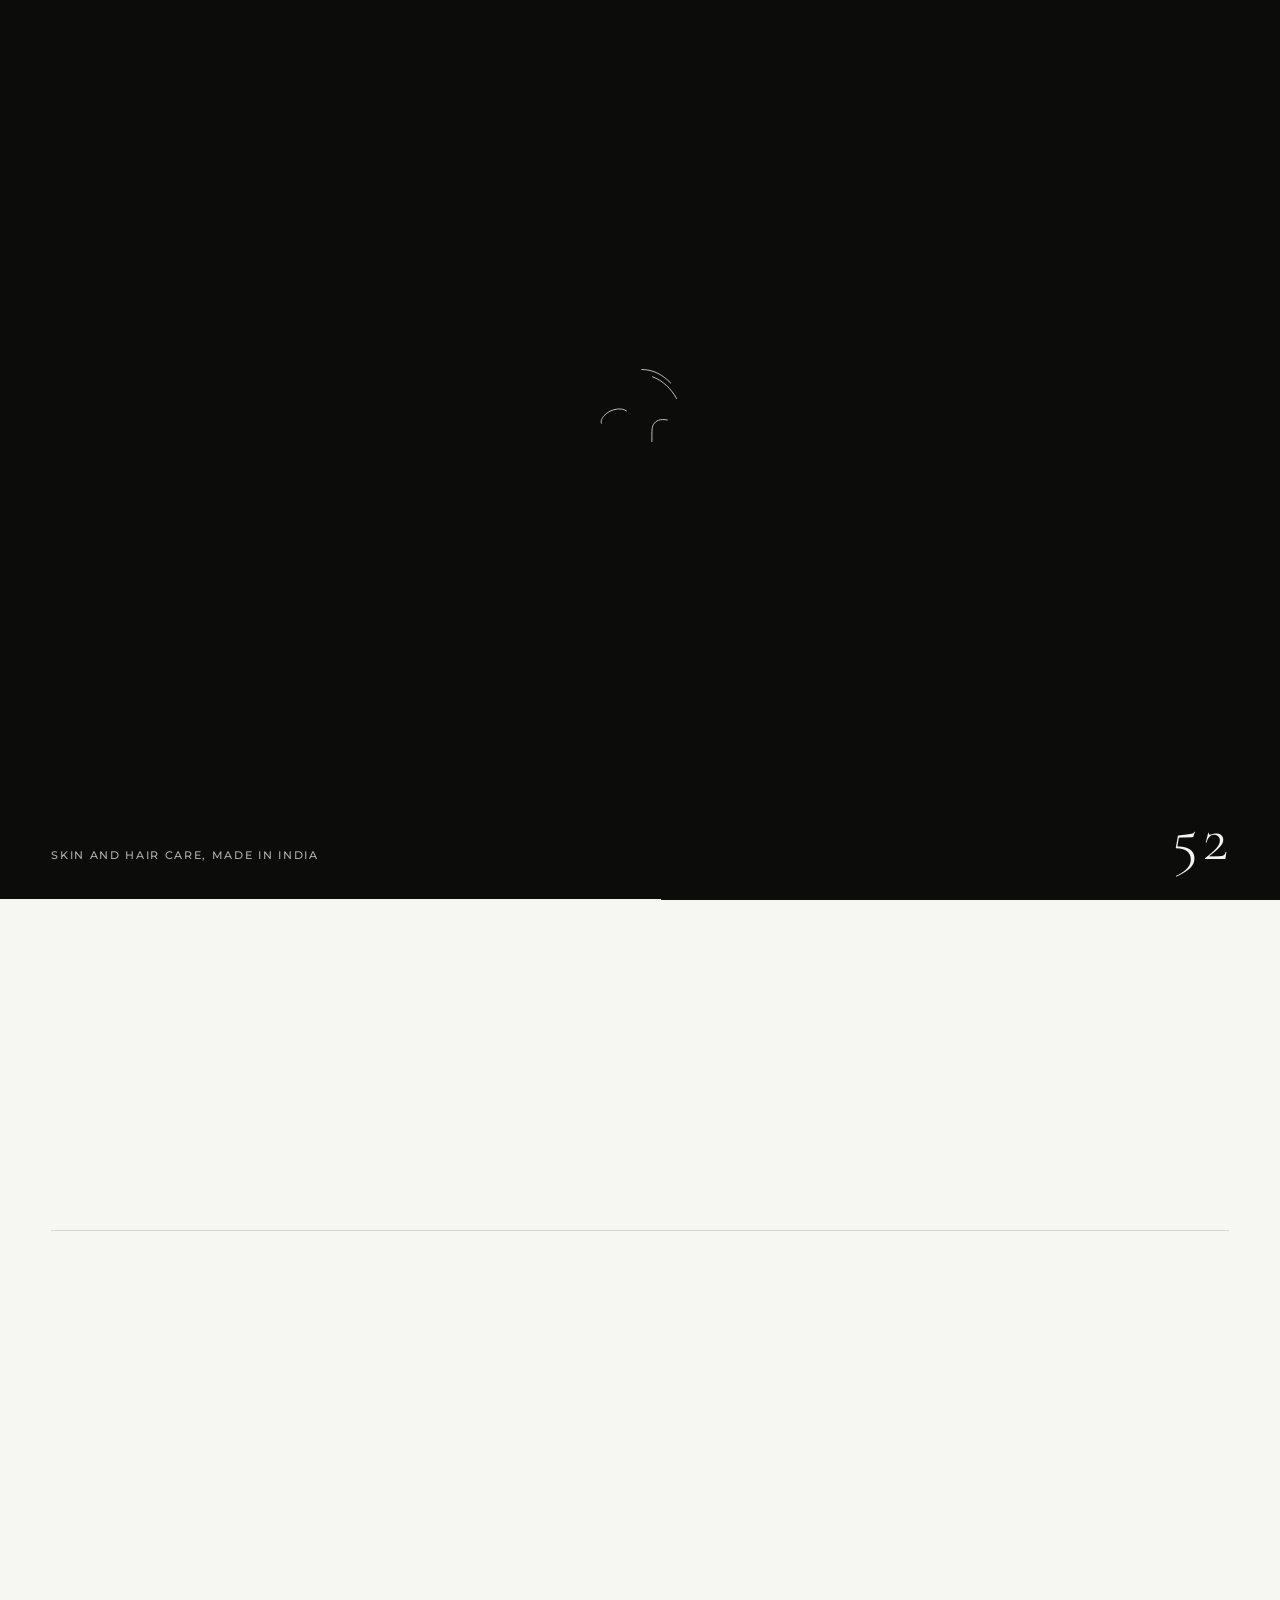
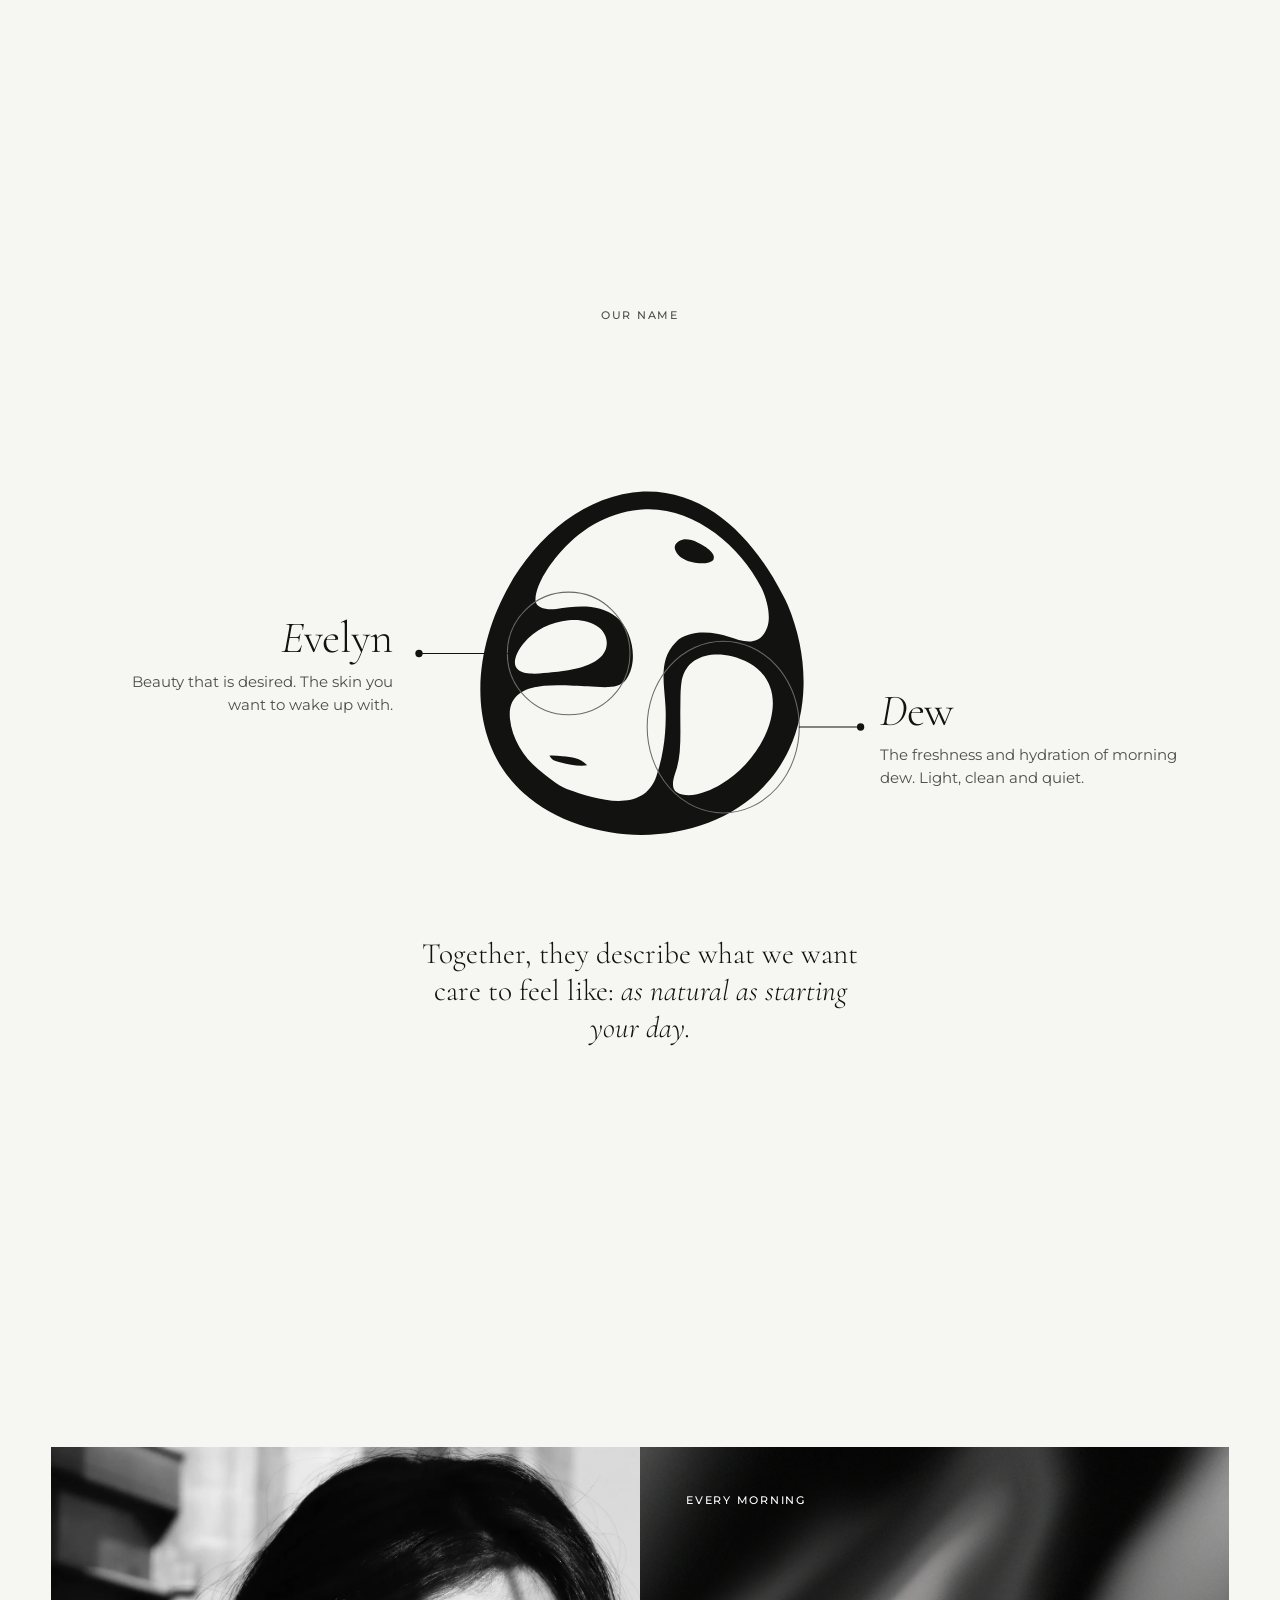
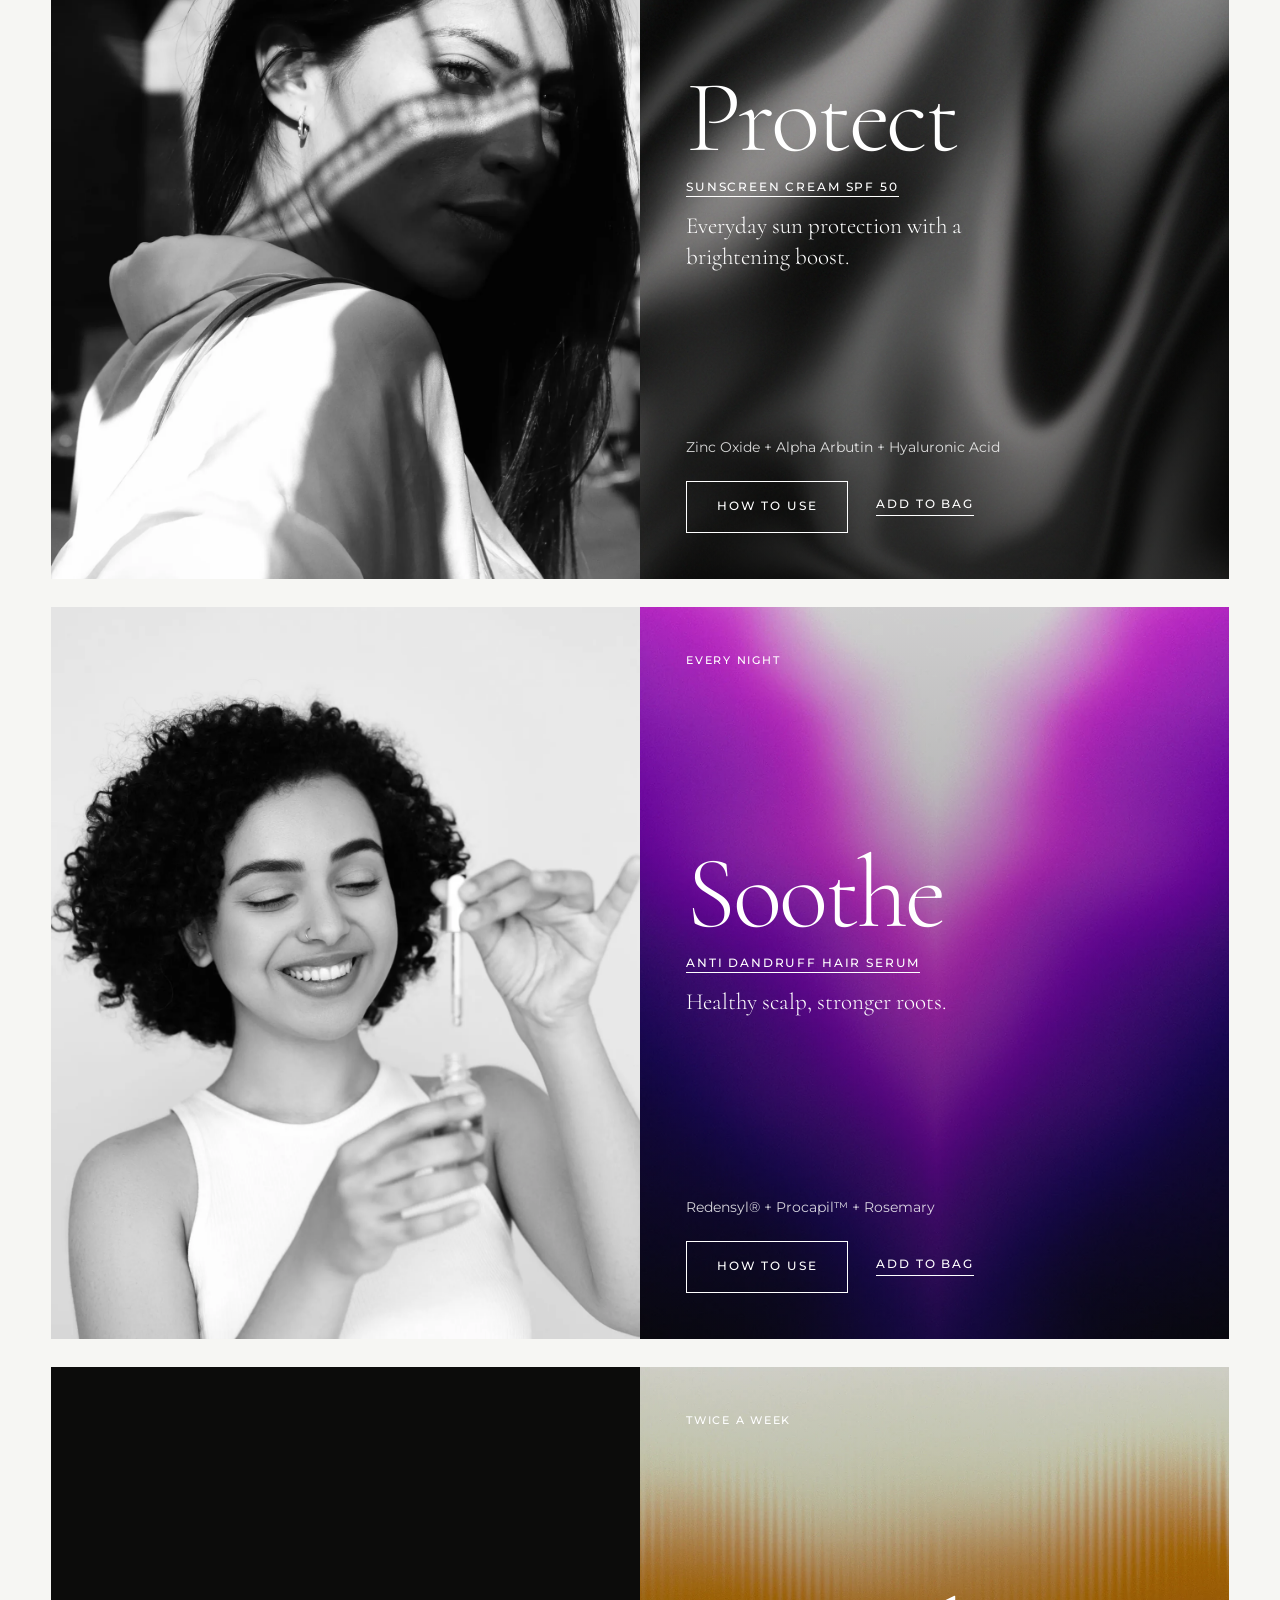
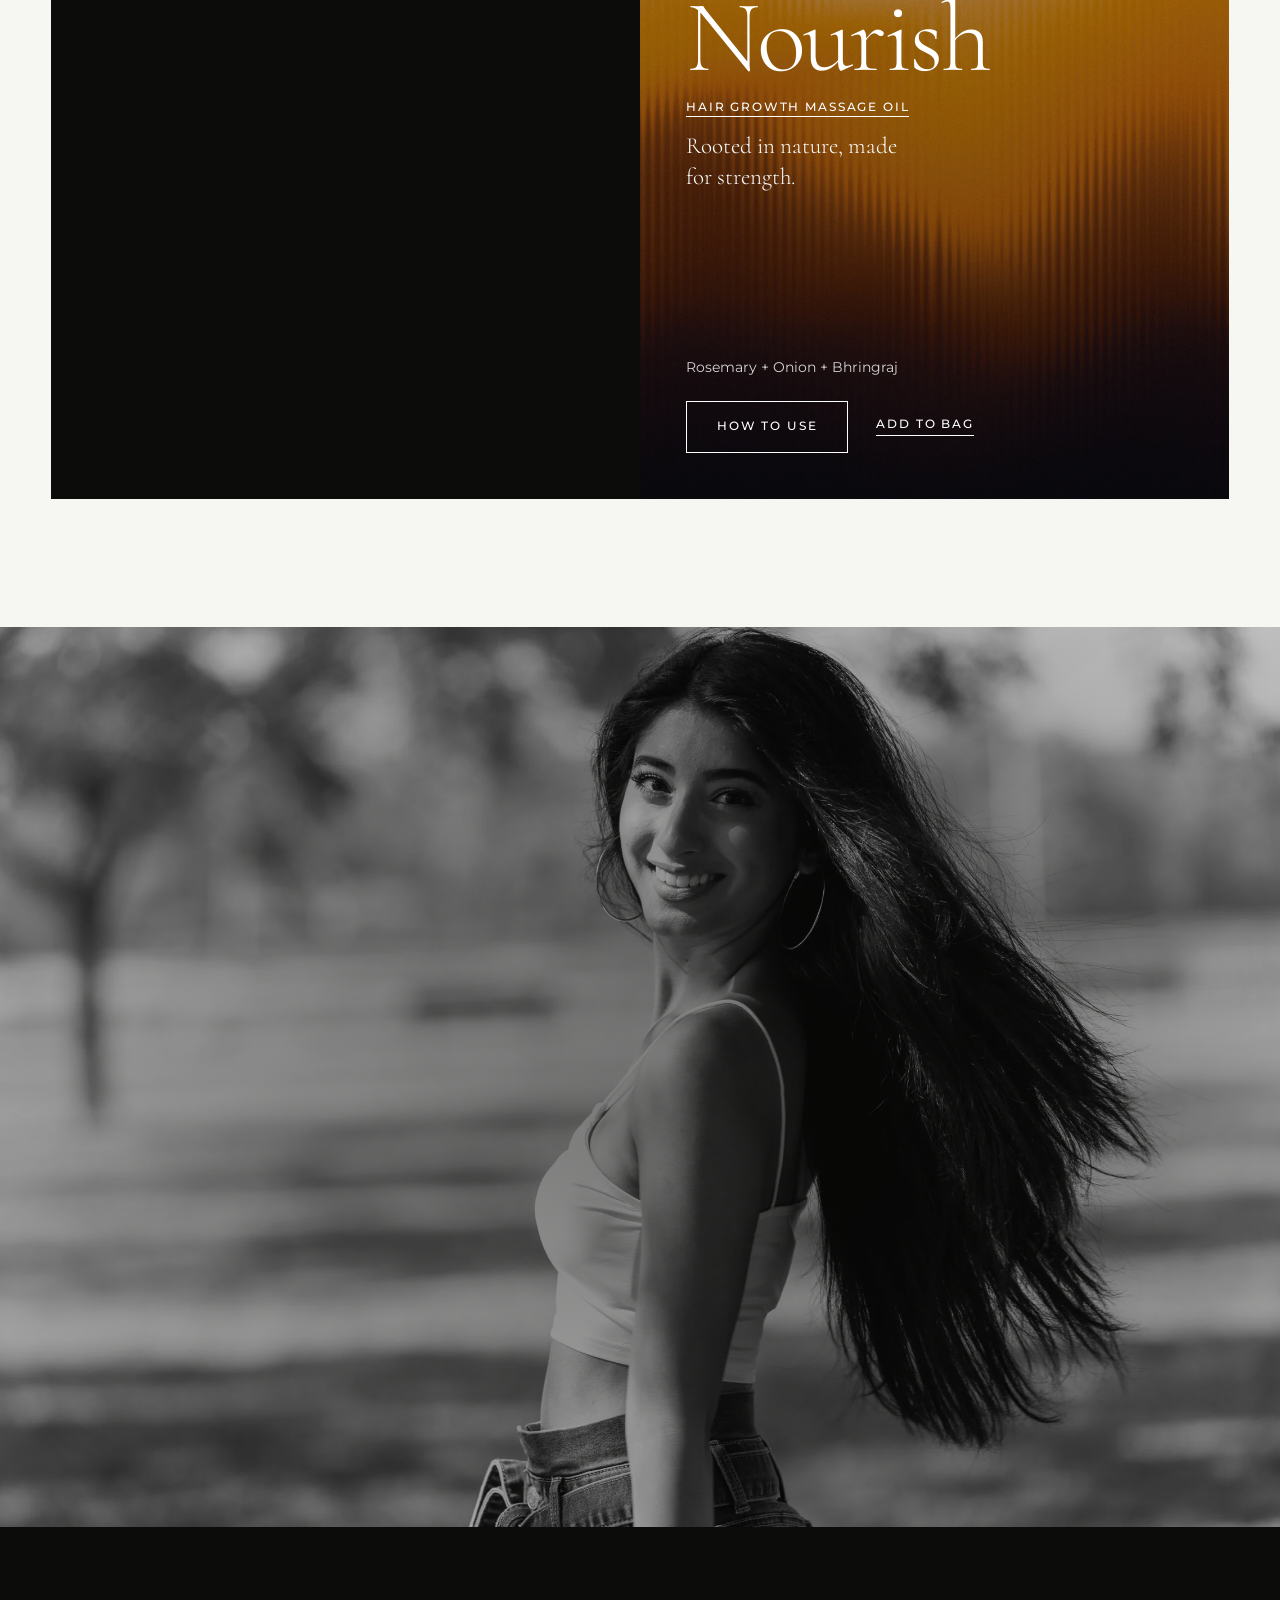
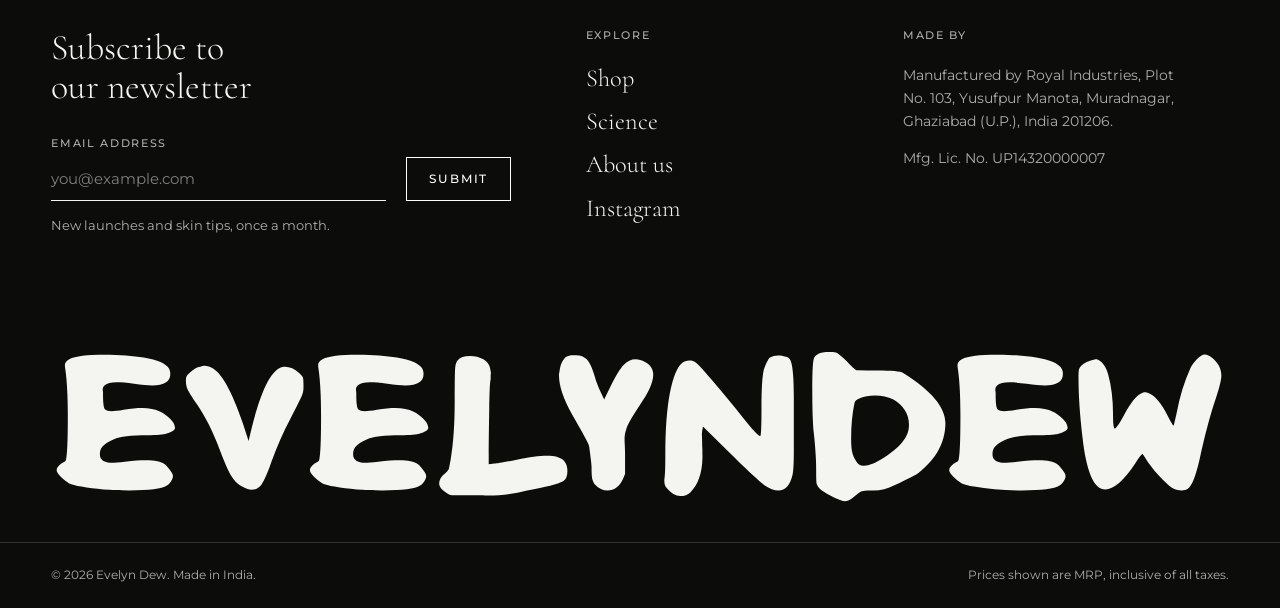
<file: index.html>
<!doctype html>
<html lang="en-IN">
<head>
  <meta charset="utf-8">
  <meta name="viewport" content="width=device-width, initial-scale=1">
  <meta http-equiv="Content-Security-Policy" content="default-src 'self'; script-src 'self' 'sha256-JDe89/LJECGnjdfuoGmjbimh7I2Yd+XpOuCpclTY9gI='; style-src 'self' 'unsafe-inline'; style-src-elem 'self'; style-src-attr 'unsafe-inline'; img-src 'self' data:; media-src 'self'; font-src 'self'; connect-src 'self'; object-src 'none'; base-uri 'self'; form-action 'self'; frame-src 'none'">
  <meta name="referrer" content="strict-origin-when-cross-origin">
  <title>Evelyn Dew | Skin and hair care, made fresh</title>
  <meta name="description" content="Evelyn Dew makes simple, thoughtfully formulated care for skin and hair. Sunscreen Cream SPF 50, Anti Dandruff Hair Serum and Hair Growth Massage Oil. Made in India.">
  <meta name="theme-color" content="#0c0c0b">
  <meta property="og:type" content="website">
  <meta property="og:site_name" content="Evelyn Dew">
  <meta property="og:title" content="Evelyn Dew">
  <meta property="og:description" content="Start fresh. Let your skin do the rest.">
  <meta property="og:image" content="assets/img/photos/hero.webp">
  <meta name="twitter:card" content="summary_large_image">
  <link rel="icon" href="assets/img/logo/mark.svg" type="image/svg+xml">
  <link rel="icon" href="assets/img/logo/favicon-32.png" sizes="32x32" type="image/png">
  <link rel="apple-touch-icon" href="assets/img/logo/apple-touch-icon.png">
  <link rel="preload" href="assets/fonts/cormorant-latin-wght-normal.woff2" as="font" type="font/woff2" crossorigin>
  <link rel="preload" href="assets/fonts/montserrat-latin-wght-normal.woff2" as="font" type="font/woff2" crossorigin>
  <link rel="preload" href="assets/video/hero-poster.webp" as="image" media="(min-width: 768px)">
  <link rel="preload" href="assets/video/hero-poster-mobile.webp" as="image" media="(max-width: 767px)">
  <link rel="stylesheet" href="assets/vendor/lenis.css">
  <link rel="stylesheet" href="css/style.css">
  <script>(function(h){h.classList.add('js');try{if(matchMedia('(prefers-reduced-motion: reduce)').matches)return;h.classList.add('motion');if(!sessionStorage.getItem('ed-intro'))h.classList.add('is-intro');else if(sessionStorage.getItem('ed-nav'))h.classList.add('is-entering');sessionStorage.removeItem('ed-nav');}catch(e){}})(document.documentElement);</script>
</head>
<body class="page-index">
  <svg width="0" height="0" style="position:absolute" aria-hidden="true" focusable="false">
    <!-- Evelyn Dew logo (brand SVGs in /Gradient) + Phosphor Light icons -->
    <symbol id="mark" viewBox="113 -2 136 144"><path d="M182.56 0C208.94 -0.24 227.27 20.69 238.34 42.3C239.06 43.68 239.79 45.06 240.38 46.5C248.11 65.09 249.46 86.65 240.83 105.18C229.97 128.49 205.56 139.92 180.61 140C163.93 139.94 145.26 134.41 132.7 123.03C91.23 85.5 128.88 2.58 181.37 0.03C181.77 0.02 182.16 0.01 182.56 0ZM229.46 39.05C220.81 22.1 202.2 6.47 182.31 7.25C168.56 7.95 157.24 14.13 148.07 24.28C143.81 28.99 137.75 37.35 137.47 43.91C137.28 48.03 143.03 48.27 145.95 47.84C154.16 46.63 163.51 45.53 170.44 51.18C177.12 56.44 179.57 69.65 174.43 76.61C171.15 81.06 163.46 79.5 158.8 79.36C148.2 79.27 125.39 75.48 127.07 92.64C127.86 100.68 132.5 108.14 138.59 113.23C141.79 115.87 146.34 119.73 150.19 121.26C162.64 125.78 181.51 131.46 186.78 115.96C190.26 105.74 190.57 96.58 190.57 90.62C190.57 80.44 186.78 69.08 194.69 61.39C199.88 56.19 209.79 57.01 216.23 59.22C221.77 61.01 228.79 63.87 231.94 55.37C233.66 50.72 231.61 43.27 229.46 39.05ZM217.52 67.18C215.23 66.62 212.87 66.38 210.5 66.47C203.24 66.94 198.07 70.53 196.95 78.05C196.48 81.27 196.61 84.25 196.54 87.48C196.4 93.61 196.8 100.04 196.26 106.12C196.06 108.21 195.72 110.28 195.21 112.32C194.53 115.03 191.86 120.57 195.06 122.6C200.11 125.81 208.49 122.08 213.09 119.33C222.61 113.59 230.65 103.8 233.37 92.9C234.74 87.42 234.66 81.69 231.72 76.71C228.72 71.63 223.12 68.57 217.52 67.18ZM163.23 55.34C159.89 52.83 155.06 51.99 150.99 52.51C143.75 53.21 137.28 56.31 132.58 61.92C130.51 64.39 127.13 70.11 130.53 72.74C133.58 75.08 140.5 74.05 144.14 73.7C150.55 73.01 160.25 71.84 164.75 66.69C167.76 63.25 166.78 58 163.23 55.34Z"/><path d="M143.15 107.65C143.5 107.63 143.84 107.62 144.19 107.62C145.59 107.62 147.07 107.85 148.47 107.95C152.45 108.25 155.53 108.58 158.56 111.57C155.16 112.11 151.13 111.22 147.84 110.42C145.65 109.9 144.37 109.61 143.15 107.65Z"/><path d="M197.75 19.51C199.93 19.39 201.5 19.79 203.72 20.85C205.59 21.74 211.34 24.75 210.04 27.69C209.62 28.62 207.84 29.03 206.81 29.21C202.66 29.43 195.92 28.27 194.41 23.69C193.65 21.36 195.76 19.96 197.75 19.51Z"/></symbol>
    <symbol id="wordmark" viewBox="0 0 349 45"><path d="M9.36 1.08C10.99 0.89 13.15 0.79 15.84 0.79C20.4 0.79 24.26 1.08 27.43 1.66C31.61 2.38 34.13 3.48 34.99 4.97C35.23 5.4 35.35 5.93 35.35 6.55C35.35 8.81 33.55 9.94 29.95 9.94C28.66 9.94 26.88 9.77 24.62 9.43C22.46 9.14 20.74 9 19.44 9C17.76 9 16.58 9.29 15.91 9.86C15.43 10.3 15.24 10.82 15.34 11.45C15.38 11.64 15.41 11.88 15.41 12.17C15.41 12.17 15.41 12.36 15.41 12.74C15.41 15.24 15.62 16.68 16.06 17.06C16.44 17.4 17.06 17.57 17.93 17.57C18.79 17.57 19.99 17.42 21.53 17.14C23.64 16.8 25.44 16.63 26.93 16.63C29.09 16.63 30.91 16.99 32.4 17.71C33.41 18.19 34.34 18.86 35.21 19.73C36.12 20.59 36.62 21.46 36.72 22.32C36.77 22.51 36.74 22.68 36.65 22.82C36.46 23.3 35.66 23.76 34.27 24.19C33.26 24.53 31.37 24.7 28.58 24.7C23.69 24.7 20.38 25.08 18.65 25.85C17.06 26.52 15.91 27.26 15.19 28.08C14.71 28.66 14.47 29.4 14.47 30.31C14.47 30.7 14.54 31.06 14.69 31.39C15.17 32.35 16.27 32.83 18 32.83C18.82 32.83 20.11 32.74 21.89 32.54C24.53 32.26 26.62 32.11 28.15 32.11C30.74 32.11 32.59 32.5 33.7 33.26C34.13 33.55 34.8 34.34 35.71 35.64C36 36.02 36.14 36.41 36.14 36.79C36.14 36.98 36.07 37.27 35.93 37.66C35.5 38.62 34.97 39.26 34.34 39.6C32.81 40.56 29.06 41.04 23.11 41.04C17.74 41.04 13.03 40.66 9 39.89C7.37 39.6 6.12 39.26 5.26 38.88C4.68 38.59 3.89 37.97 2.88 37.01C2.06 36.19 1.66 35.52 1.66 34.99C1.66 34.18 2.42 33.36 3.96 32.54C4.1 32.5 4.2 32.42 4.25 32.33C4.73 31.85 4.97 27.26 4.97 18.58C4.97 13.1 4.73 8.66 4.25 5.26C4.15 4.63 4.1 4.18 4.1 3.89C4.1 2.45 5.86 1.51 9.36 1.08ZM43.86 4.46C44.73 4.22 45.3 4.1 45.59 4.1C46.07 4.1 46.74 4.3 47.61 4.68C50.49 6.07 53.56 11.52 56.82 21.02L58.55 26.35L59.27 23.33C62.15 11.42 65.27 5.14 68.63 4.46C68.82 4.42 69.06 4.39 69.35 4.39C70.79 4.39 72.18 5.02 73.53 6.26C74.2 6.89 74.58 7.34 74.68 7.63C74.77 7.92 74.82 8.64 74.82 9.79V10.58C74.82 11.45 74.63 12.31 74.25 13.18C73.86 14.04 72.71 16.34 70.79 20.09C68.68 24.07 66.81 28.37 65.17 32.98C64.12 36 63.21 38.06 62.44 39.17C61.67 40.27 60.66 40.82 59.41 40.82C58.74 40.82 57.85 40.54 56.75 39.96C55.65 39.34 54.81 38.64 54.23 37.87C53.17 36.67 51.73 33.62 49.91 28.73C47.99 23.59 45.78 19.2 43.29 15.55C41.85 13.44 40.93 12 40.55 11.23C40.17 10.46 39.97 9.6 39.97 8.64C39.97 7.92 40.05 7.44 40.19 7.2C40.33 6.91 40.69 6.5 41.27 5.98C42.23 5.11 43.09 4.61 43.86 4.46ZM84.42 1.08C86.05 0.89 88.21 0.79 90.9 0.79C95.46 0.79 99.32 1.08 102.49 1.66C106.67 2.38 109.19 3.48 110.05 4.97C110.29 5.4 110.41 5.93 110.41 6.55C110.41 8.81 108.61 9.94 105.01 9.94C103.72 9.94 101.94 9.77 99.68 9.43C97.52 9.14 95.8 9 94.5 9C92.82 9 91.64 9.29 90.97 9.86C90.49 10.3 90.3 10.82 90.4 11.45C90.44 11.64 90.47 11.88 90.47 12.17C90.47 12.17 90.47 12.36 90.47 12.74C90.47 15.24 90.68 16.68 91.12 17.06C91.5 17.4 92.12 17.57 92.99 17.57C93.85 17.57 95.05 17.42 96.59 17.14C98.7 16.8 100.5 16.63 101.99 16.63C104.15 16.63 105.97 16.99 107.46 17.71C108.47 18.19 109.4 18.86 110.27 19.73C111.18 20.59 111.68 21.46 111.78 22.32C111.83 22.51 111.8 22.68 111.71 22.82C111.52 23.3 110.72 23.76 109.33 24.19C108.32 24.53 106.43 24.7 103.64 24.7C98.75 24.7 95.44 25.08 93.71 25.85C92.12 26.52 90.97 27.26 90.25 28.08C89.77 28.66 89.53 29.4 89.53 30.31C89.53 30.7 89.6 31.06 89.75 31.39C90.23 32.35 91.33 32.83 93.06 32.83C93.88 32.83 95.17 32.74 96.95 32.54C99.59 32.26 101.68 32.11 103.21 32.11C105.8 32.11 107.65 32.5 108.76 33.26C109.19 33.55 109.86 34.34 110.77 35.64C111.06 36.02 111.2 36.41 111.2 36.79C111.2 36.98 111.13 37.27 110.99 37.66C110.56 38.62 110.03 39.26 109.4 39.6C107.87 40.56 104.12 41.04 98.17 41.04C92.8 41.04 88.09 40.66 84.06 39.89C82.43 39.6 81.18 39.26 80.32 38.88C79.74 38.59 78.95 37.97 77.94 37.01C77.12 36.19 76.72 35.52 76.72 34.99C76.72 34.18 77.48 33.36 79.02 32.54C79.16 32.5 79.26 32.42 79.31 32.33C79.79 31.85 80.03 27.26 80.03 18.58C80.03 13.1 79.79 8.66 79.31 5.26C79.21 4.63 79.16 4.18 79.16 3.89C79.16 2.45 80.92 1.51 84.42 1.08ZM121.95 1.51C122.62 1.27 123.34 1.15 124.11 1.15C125.69 1.15 127.03 1.49 128.14 2.16C129.05 2.74 129.63 3.36 129.87 4.03C130.06 4.51 130.23 5.21 130.37 6.12C130.37 6.12 130.37 6.19 130.37 6.34C130.32 6.53 130.3 6.7 130.3 6.84C130.3 6.84 130.3 7.27 130.3 8.14C130.11 8.28 129.96 11.3 129.87 17.21C129.77 23.06 129.72 27.55 129.72 30.67V33.26L131.45 33.05C132.17 33.05 134.38 32.66 138.07 31.9C141.77 31.13 144.75 30.74 147 30.74C149.45 30.74 151.13 31.25 152.04 32.26C152.72 33.07 153.05 34.08 153.05 35.28C153.05 36.82 152.62 37.82 151.75 38.3C150.22 39.12 146.67 40.03 141.1 41.04C136.83 42.14 132.63 42.65 128.5 42.55C128.21 42.5 127.95 42.48 127.71 42.48C127.71 42.48 127.3 42.48 126.48 42.48C126.48 42.48 126.03 42.48 125.11 42.48C125.11 42.48 123.24 42.48 119.5 42.48C118.68 42.48 117.96 42.26 117.34 41.83C115.8 40.87 115.03 39.94 115.03 39.02C115.03 37.92 115.61 36.91 116.76 36C117.19 35.71 117.58 35.28 117.92 34.7C117.92 34.7 118.06 33.94 118.35 32.4C119.21 27.65 119.64 21.74 119.64 14.69C119.64 8.88 119.69 5.52 119.79 4.61C119.88 3.7 120.08 3.05 120.36 2.66C120.8 2.14 121.32 1.75 121.95 1.51ZM152.71 1.44C153.19 1.1 153.86 0.94 154.72 0.94H155.59C156.93 0.94 158.01 1.37 158.83 2.23C159.64 3.05 160.44 4.78 161.2 7.42C161.54 8.71 162.12 10.22 162.93 11.95L163.94 14.11L165.96 9.94C167.4 7.06 168.64 5.04 169.7 3.89C170.76 2.74 171.96 2.16 173.3 2.16C174.16 2.16 175.08 2.42 176.04 2.95C177 3.48 177.62 4.03 177.91 4.61C178.29 5.23 178.48 5.95 178.48 6.77C178.48 8.98 177.14 12 174.45 15.84C172.53 18.67 171.31 20.74 170.78 22.03C170.25 23.42 169.99 24.6 169.99 25.56C169.99 25.56 169.99 25.61 169.99 25.7C169.99 25.7 169.99 25.8 169.99 25.99C169.99 25.99 169.99 26.11 169.99 26.35C170.08 27.84 170.13 29.11 170.13 30.17V36.14L169.41 37.87C168.36 39.98 166.87 41.04 164.95 41.04C163.6 41.04 162.36 40.44 161.2 39.24C160.92 39 160.68 38.54 160.48 37.87C160.29 37.34 160.2 36.1 160.2 34.13C160.2 33.46 159.96 31.39 159.48 27.94C159.38 27.26 157.7 24.12 154.44 18.5C151.84 13.9 150.55 10.06 150.55 6.98C150.55 6.46 150.6 6.07 150.69 5.83C150.98 3.67 151.65 2.21 152.71 1.44ZM213.09 1.66C213.76 1.22 214.58 1.01 215.54 1.01C216.45 1.01 217.31 1.18 218.13 1.51C218.75 1.75 219.19 2.33 219.43 3.24C219.91 5.11 220.15 8.42 220.15 13.18C220.15 13.18 220.15 18.67 220.15 29.66C220.15 32.98 220.03 35.18 219.79 36.29C219.07 39.46 217.67 41.04 215.61 41.04C214.36 41.04 212.97 40.51 211.43 39.46C209.99 38.4 206.63 35.28 201.35 30.1L193.22 22.1L193 23.33C192.91 23.86 192.88 24.36 192.93 24.84C192.98 26.28 193 27.38 193 28.15C193.05 28.25 193.07 29.16 193.07 30.89C193.07 35.69 191.87 39.26 189.47 41.62C188.75 42.34 187.75 42.7 186.45 42.7C185.15 42.7 183.79 41.86 182.35 40.18C181.96 39.74 181.77 39.05 181.77 38.09C181.77 37.85 181.79 37.61 181.84 37.37C181.99 36.41 182.06 34.3 182.06 31.03C182.06 23.11 182.51 16.8 183.43 12.1C184.39 7.39 185.56 4.46 186.95 3.31C187.58 2.78 188.32 2.52 189.19 2.52C189.81 2.52 190.34 2.64 190.77 2.88C191.39 3.22 193.07 4.99 195.81 8.21C199.12 12.05 202.19 15.79 205.03 19.44C207.91 23.09 209.61 24.91 210.14 24.91H210.21C210.45 24.91 210.57 22.08 210.57 16.42C210.57 9.94 210.88 5.98 211.51 4.54C212.23 2.81 212.75 1.85 213.09 1.66ZM249.67 14.11C248.04 13.3 246.21 12.89 244.2 12.89C242.47 12.89 240.98 13.15 239.73 13.68C238.77 14.06 238.25 14.52 238.15 15.05C237.48 18.17 237.14 21.72 237.14 25.7C237.14 27.72 237.29 29.21 237.57 30.17C237.77 30.89 238.15 31.68 238.73 32.54C239.21 33.31 239.88 33.7 240.74 33.7H241.03C242.66 33.7 244.97 32.66 247.94 30.6C250.92 28.49 252.79 26.54 253.56 24.77C254.04 23.81 254.28 22.73 254.28 21.53C254.28 19.99 253.87 18.58 253.05 17.28C252.24 15.94 251.11 14.88 249.67 14.11ZM227.49 0.5C228.02 0.17 229.13 3.53e-05 230.81 3.53e-05C231.91 3.53e-05 232.63 0.1 232.97 0.29C233.69 0.72 234.74 1.63 236.13 3.02C237.62 4.61 238.53 5.4 238.87 5.4C240.84 5.45 242.81 5.47 244.77 5.47C249.14 5.47 251.73 5.71 252.55 6.19C260.9 11.38 265.08 16.34 265.08 21.1C265.08 24.12 264.26 27.02 262.63 29.81C261.96 30.91 261.02 32.09 259.82 33.34C258.33 34.87 257.21 35.86 256.44 36.29C254.09 37.54 251.93 38.59 249.96 39.46C247.99 40.51 245.9 41.04 243.69 41.04C243.69 41.04 243.48 41.04 243.05 41.04C243.05 41.04 242.73 41.04 242.11 41.04C241.44 41.04 240.84 41.11 240.31 41.26C239.93 41.35 239.06 41.98 237.72 43.13C236.95 43.85 236.09 44.21 235.13 44.21C234.45 44.21 233.16 43.7 231.24 42.7C229.37 41.74 228.17 40.94 227.64 40.32C227.3 39.89 227.06 39.46 226.92 39.02C226.82 38.59 226.77 37.25 226.77 34.99C226.77 31.73 226.53 28.01 226.05 23.83C225.77 21.05 225.62 16.78 225.62 11.02C225.62 5.45 225.81 2.33 226.2 1.66C226.34 1.27 226.77 0.89 227.49 0.5ZM273.92 1.08C275.55 0.89 277.71 0.79 280.4 0.79C284.96 0.79 288.82 1.08 291.99 1.66C296.17 2.38 298.69 3.48 299.55 4.97C299.79 5.4 299.91 5.93 299.91 6.55C299.91 8.81 298.11 9.94 294.51 9.94C293.21 9.94 291.44 9.77 289.18 9.43C287.02 9.14 285.29 9 284 9C282.32 9 281.14 9.29 280.47 9.86C279.99 10.3 279.8 10.82 279.89 11.45C279.94 11.64 279.97 11.88 279.97 12.17C279.97 12.17 279.97 12.36 279.97 12.74C279.97 15.24 280.18 16.68 280.61 17.06C281 17.4 281.62 17.57 282.49 17.57C283.35 17.57 284.55 17.42 286.09 17.14C288.2 16.8 290 16.63 291.49 16.63C293.65 16.63 295.47 16.99 296.96 17.71C297.97 18.19 298.9 18.86 299.77 19.73C300.68 20.59 301.18 21.46 301.28 22.32C301.33 22.51 301.3 22.68 301.21 22.82C301.01 23.3 300.22 23.76 298.83 24.19C297.82 24.53 295.93 24.7 293.14 24.7C288.25 24.7 284.93 25.08 283.21 25.85C281.62 26.52 280.47 27.26 279.75 28.08C279.27 28.66 279.03 29.4 279.03 30.31C279.03 30.7 279.1 31.06 279.25 31.39C279.73 32.35 280.83 32.83 282.56 32.83C283.37 32.83 284.67 32.74 286.45 32.54C289.09 32.26 291.17 32.11 292.71 32.11C295.3 32.11 297.15 32.5 298.25 33.26C298.69 33.55 299.36 34.34 300.27 35.64C300.56 36.02 300.7 36.41 300.7 36.79C300.7 36.98 300.63 37.27 300.49 37.66C300.05 38.62 299.53 39.26 298.9 39.6C297.37 40.56 293.62 41.04 287.67 41.04C282.29 41.04 277.59 40.66 273.56 39.89C271.93 39.6 270.68 39.26 269.81 38.88C269.24 38.59 268.45 37.97 267.44 37.01C266.62 36.19 266.21 35.52 266.21 34.99C266.21 34.18 266.98 33.36 268.52 32.54C268.66 32.5 268.76 32.42 268.81 32.33C269.29 31.85 269.53 27.26 269.53 18.58C269.53 13.1 269.29 8.66 268.81 5.26C268.71 4.63 268.66 4.18 268.66 3.89C268.66 2.45 270.41 1.51 273.92 1.08ZM337.65 4.9C338.04 4.03 338.68 3.12 339.6 2.16C340.51 1.2 341.3 0.72 341.97 0.72C342.64 0.72 343.39 1.08 344.2 1.8C345.02 2.47 345.67 3.24 346.15 4.1C346.63 5.16 346.87 6.12 346.87 6.98C346.87 8.33 346.2 10.97 344.85 14.9C343.51 18.89 342.02 24.55 340.39 31.9C339.24 36.89 338.08 39.77 336.93 40.54C336.45 40.87 335.83 41.04 335.06 41.04C334.29 41.04 333.52 40.87 332.76 40.54C331.99 40.2 330.84 39.24 329.3 37.66C327.76 36.07 326.47 34.54 325.41 33.05C325.41 33.05 324.79 32.11 323.54 30.24C323.25 30.24 322.53 31.15 321.38 32.98C317.92 38.16 314.95 40.75 312.45 40.75C311.68 40.75 310.96 40.49 310.29 39.96C308.08 37.99 306.55 33.02 305.68 25.06C304.92 18.48 304.53 12.65 304.53 7.56C304.53 6.31 304.58 5.5 304.68 5.11C304.77 4.78 305.01 4.42 305.4 4.03C306.12 3.22 307.51 2.59 309.57 2.16C309.57 2.16 309.67 2.16 309.86 2.16H310C311.64 2.88 312.74 4.39 313.32 6.7C314.28 10.15 314.76 14.11 314.76 18.58C314.76 20.59 314.85 21.84 315.04 22.32C315.04 22.46 315.07 22.56 315.12 22.61C315.16 22.66 315.24 22.68 315.33 22.68C315.43 22.63 315.52 22.56 315.62 22.46C315.72 22.37 315.86 22.2 316.05 21.96C316.53 21.34 317.2 20.21 318.07 18.58C319.99 15.07 321.62 13.01 322.96 12.38C323.54 12.1 323.97 11.95 324.26 11.95C324.55 11.95 324.98 12.07 325.56 12.31C327.28 13.03 329.11 15.26 331.03 19.01C331.99 20.88 332.56 21.82 332.76 21.82C332.76 21.82 333.04 20.57 333.62 18.07C334.53 13.22 335.88 8.83 337.65 4.9Z"/></symbol>
    <symbol id="i-x" viewBox="0 0 256 256"><path d="M204.24,195.76a6,6,0,1,1-8.48,8.48L128,136.49,60.24,204.24a6,6,0,0,1-8.48-8.48L119.51,128,51.76,60.24a6,6,0,0,1,8.48-8.48L128,119.51l67.76-67.75a6,6,0,0,1,8.48,8.48L136.49,128Z"/></symbol>
    <symbol id="i-plus" viewBox="0 0 256 256"><path d="M222,128a6,6,0,0,1-6,6H134v82a6,6,0,0,1-12,0V134H40a6,6,0,0,1,0-12h82V40a6,6,0,0,1,12,0v82h82A6,6,0,0,1,222,128Z"/></symbol>
    <symbol id="i-minus" viewBox="0 0 256 256"><path d="M222,128a6,6,0,0,1-6,6H40a6,6,0,0,1,0-12H216A6,6,0,0,1,222,128Z"/></symbol>
    <symbol id="i-list" viewBox="0 0 256 256"><path d="M222,128a6,6,0,0,1-6,6H40a6,6,0,0,1,0-12H216A6,6,0,0,1,222,128ZM40,70H216a6,6,0,0,0,0-12H40a6,6,0,0,0,0,12ZM216,186H40a6,6,0,0,0,0,12H216a6,6,0,0,0,0-12Z"/></symbol>
    <symbol id="i-check" viewBox="0 0 256 256"><path d="M228.24,76.24l-128,128a6,6,0,0,1-8.48,0l-56-56a6,6,0,0,1,8.48-8.48L96,191.51,219.76,67.76a6,6,0,0,1,8.48,8.48Z"/></symbol>
    <symbol id="i-arrow" viewBox="0 0 256 256"><path d="M220.24,132.24l-72,72a6,6,0,0,1-8.48-8.48L201.51,134H40a6,6,0,0,1,0-12H201.51L139.76,60.24a6,6,0,0,1,8.48-8.48l72,72A6,6,0,0,1,220.24,132.24Z"/></symbol>
    <symbol id="i-pause" viewBox="0 0 256 256"><path d="M200,34H160a14,14,0,0,0-14,14V208a14,14,0,0,0,14,14h40a14,14,0,0,0,14-14V48A14,14,0,0,0,200,34Zm2,174a2,2,0,0,1-2,2H160a2,2,0,0,1-2-2V48a2,2,0,0,1,2-2h40a2,2,0,0,1,2,2ZM96,34H56A14,14,0,0,0,42,48V208a14,14,0,0,0,14,14H96a14,14,0,0,0,14-14V48A14,14,0,0,0,96,34Zm2,174a2,2,0,0,1-2,2H56a2,2,0,0,1-2-2V48a2,2,0,0,1,2-2H96a2,2,0,0,1,2,2Z"/></symbol>
    <symbol id="i-play" viewBox="0 0 256 256"><path d="M231.36,116.19,87.28,28.06a14,14,0,0,0-14.18-.27A13.69,13.69,0,0,0,66,39.87V216.13a13.69,13.69,0,0,0,7.1,12.08,14,14,0,0,0,14.18-.27l144.08-88.13a13.82,13.82,0,0,0,0-23.62Zm-6.26,13.38L81,217.7a2,2,0,0,1-2.06,0,1.78,1.78,0,0,1-1-1.61V39.87a1.78,1.78,0,0,1,1-1.61A2.06,2.06,0,0,1,80,38a2,2,0,0,1,1,.31L225.1,126.43a1.82,1.82,0,0,1,0,3.14Z"/></symbol>
  </svg>

  <a class="skip-link" href="#main">Skip to content</a>

  <div class="loader" data-loader aria-hidden="true">
    <div class="loader__center">
      <svg class="loader__mark" viewBox="113 -2 136 144" focusable="false"><use href="#mark" x="113" y="-2" width="136" height="144"/></svg>
      <svg class="loader__word" viewBox="0 0 349 45" focusable="false"><use href="#wordmark"/></svg>
    </div>
    <div class="loader__foot"><span>Skin and hair care, made in India</span><span class="loader__count" data-loader-count>0</span></div>
    <span class="loader__bar" data-loader-bar></span>
  </div>
  <div class="curtain" data-curtain aria-hidden="true"><svg class="curtain__mark" viewBox="113 -2 136 144" focusable="false"><use href="#mark" x="113" y="-2" width="136" height="144"/></svg></div>

  <header class="site-header" data-header>
    <nav class="nav" aria-label="Primary">
      <a href="science.html">Science</a>
      <a href="about.html">About us</a>
      <a href="shop.html">Shop</a>
    </nav>
    <button class="icon-btn menu-btn" type="button" aria-label="Open menu" aria-expanded="false" aria-controls="menu" data-menu-open><svg class="icon" aria-hidden="true" focusable="false"><use href="#i-list"/></svg></button>
    <a class="brand" href="index.html" aria-label="Evelyn Dew, home"><svg class="brand__word" viewBox="0 0 349 45" aria-hidden="true" focusable="false"><use href="#wordmark"/></svg></a>
    <div class="header-actions">
      <button class="bag-btn" type="button" data-bag-open aria-haspopup="dialog">Bag (<span data-bag-count>0</span>)<span class="visually-hidden"> items in your bag</span></button>
    </div>
  </header>

  <div class="menu" id="menu" aria-hidden="true">
    <div class="menu__top">
      <button class="icon-btn" type="button" aria-label="Close menu" data-menu-close><svg class="icon" aria-hidden="true" focusable="false"><use href="#i-x"/></svg></button>
      <svg class="brand__word" viewBox="0 0 349 45" aria-hidden="true" focusable="false"><use href="#wordmark"/></svg>
    </div>
    <nav class="menu__nav" aria-label="Mobile">
      <a href="index.html" data-menu-link style="--i:0" aria-current="page">Home</a>
      <a href="science.html" data-menu-link style="--i:1">Science</a>
      <a href="about.html" data-menu-link style="--i:2">About us</a>
      <a href="shop.html" data-menu-link style="--i:3">Shop</a>
    </nav>
    <div class="menu__foot"><span>Made in India</span><a href="https://instagram.com/evelyndew" rel="noopener noreferrer" target="_blank">Instagram</a></div>
  </div>

  <main id="main" tabindex="-1">
    <section class="hero" data-header-over aria-labelledby="hero-title">
      <div class="hero__media" data-hero-media>
        <video class="hero__video" data-hero-video muted playsinline loop preload="none" aria-hidden="true" tabindex="-1"
          poster="assets/video/hero-poster.webp"
          data-poster="assets/video/hero-poster.webp" data-poster-mobile="assets/video/hero-poster-mobile.webp"
          data-src="assets/video/hero-film.mp4" data-src-mobile="assets/video/hero-film-mobile.mp4"></video>
      </div>
      <div class="hero__shade" aria-hidden="true"></div>
      <div class="hero__content">
        <h1 class="hero__title" id="hero-title" data-hero-title><span class="hero__line">Start</span> <span class="hero__line"><em>fresh</em></span></h1>
        <div class="hero__aside" data-hero-in>
          <p class="hero__sub">Simple, honest care for skin and hair. Let your skin do the rest.</p>
          <a class="btn btn--light" href="shop.html">Shop the collection <svg class="icon" aria-hidden="true" focusable="false"><use href="#i-arrow"/></svg></a>
        </div>
      </div>
      <button class="hero__toggle" type="button" data-video-toggle aria-pressed="false"><svg class="icon" aria-hidden="true" focusable="false" data-icon="pause"><use href="#i-pause"/></svg><svg class="icon" aria-hidden="true" focusable="false" data-icon="play"><use href="#i-play"/></svg><span class="visually-hidden" data-video-label>Pause the film</span></button>
    </section>

    <section class="wrap section collection" aria-labelledby="collection-title">
      <div class="collection__head">
        <div>
          <h2 class="d1" id="collection-title" data-split>The <em>collection</em></h2>
          <p class="lede" data-reveal>Three formulas, one for each moment of your routine. Every ingredient is on the label.</p>
        </div>
        <a class="link" href="shop.html" data-reveal>View the shop</a>
      </div>
      <ol class="index" data-index aria-label="Products"></ol>
    </section>

    <section class="story" data-story aria-labelledby="story-title">
      <div class="story__inner">
        <header class="story__head">
          <p class="label muted">Our name</p>
          <h2 class="d2" id="story-title" data-split>Two words, <em>one drop</em></h2>
        </header>
        <div class="story__stage">
          <svg class="story__svg" viewBox="-60 -10 480 164" data-story-svg aria-hidden="true" focusable="false">
            <g class="story__mark" data-story-mark><use href="#mark" x="113" y="-2" width="136" height="144"/></g>
            <circle class="story__ring" data-ring="e" cx="151" cy="66" r="25"/>
            <ellipse class="story__ring" data-ring="d" cx="214" cy="96" rx="31" ry="35"/>
            <path class="story__line" data-line="e" d="M126 66H90"/>
            <path class="story__line" data-line="d" d="M245 96H270"/>
            <circle class="story__dot" data-dot="e" cx="90" cy="66" r="1.5"/>
            <circle class="story__dot" data-dot="d" cx="270" cy="96" r="1.5"/>
          </svg>
          <div class="story__def story__def--e" data-def="e">
            <h3 class="story__word"><em>E</em>velyn</h3>
            <p class="story__text">Beauty that is desired. The skin you want to wake up with.</p>
          </div>
          <div class="story__def story__def--d" data-def="d">
            <h3 class="story__word"><em>D</em>ew</h3>
            <p class="story__text">The freshness and hydration of morning dew. Light, clean and quiet.</p>
          </div>
        </div>
        <p class="story__statement" data-story-statement>Together, they describe what we want care to feel like: <em>as natural as starting your day.</em></p>
      </div>
    </section>

    <section class="wrap section ritual" aria-labelledby="ritual-title">
      <div class="ritual__head">
        <h2 class="d1" id="ritual-title" data-split>Three steps, <em>morning to night</em></h2>
        <p class="lede" data-reveal>For skin and hair. Each product has its own moment in your day, so care stays simple to follow.</p>
      </div>
      <div class="stack" data-stack></div>
    </section>

    <section class="closer" data-closer aria-labelledby="closer-title">
      <div class="closer__media"><img src="assets/img/photos/hero.webp" alt="" loading="lazy" width="2400" height="1600" style="object-position:62% 30%"></div>
      <div class="closer__content">
        <h2 class="d1" id="closer-title" data-split>Three products.<br> <em>One fresh start.</em></h2>
        <a class="btn btn--light" href="shop.html" data-reveal>Shop the collection <svg class="icon" aria-hidden="true" focusable="false"><use href="#i-arrow"/></svg></a>
      </div>
    </section>
  </main>

  <footer class="site-footer">
    <div class="wrap footer__top">
      <form class="news" data-newsletter novalidate>
        <h2 class="news__title">Subscribe to our newsletter</h2>
        <div class="news__row" data-form-row>
          <div class="news__field">
            <label for="email">Email address</label>
            <input id="email" name="email" type="email" autocomplete="email" inputmode="email" placeholder="you@example.com" spellcheck="false" aria-describedby="email-help email-error" required>
          </div>
          <button class="btn btn--light" type="submit">Submit</button>
        </div>
        <p class="news__help" id="email-help">New launches and skin tips, once a month.</p>
        <p class="news__error" id="email-error" role="alert" hidden></p>
      </form>
      <nav class="footer__col" aria-label="Footer">
        <h2>Explore</h2>
        <a href="shop.html">Shop</a>
        <a href="science.html">Science</a>
        <a href="about.html">About us</a>
        <a href="https://instagram.com/evelyndew" rel="noopener noreferrer" target="_blank">Instagram</a>
      </nav>
      <div class="footer__col">
        <h2>Made by</h2>
        <p>Manufactured by Royal Industries, Plot No. 103, Yusufpur Manota, Muradnagar, Ghaziabad (U.P.), India 201206.</p>
        <p>Mfg. Lic. No. UP14320000007</p>
      </div>
    </div>
    <svg class="footer__word" viewBox="0 0 349 45" aria-hidden="true" focusable="false"><use href="#wordmark"/></svg>
    <div class="footer__base">
      <span>&copy; 2026 Evelyn Dew. Made in India.</span>
      <span>Prices shown are MRP, inclusive of all taxes.</span>
    </div>
  </footer>

  <script src="assets/vendor/gsap.min.js" defer></script>
  <script src="assets/vendor/ScrollTrigger.min.js" defer></script>
  <script src="assets/vendor/SplitText.min.js" defer></script>
  <script src="assets/vendor/lenis.min.js" defer></script>
  <script src="js/products.js" defer></script>
  <script src="js/main.js" defer></script>
  <script src="js/motion.js" defer></script>
</body>
</html>
</file>
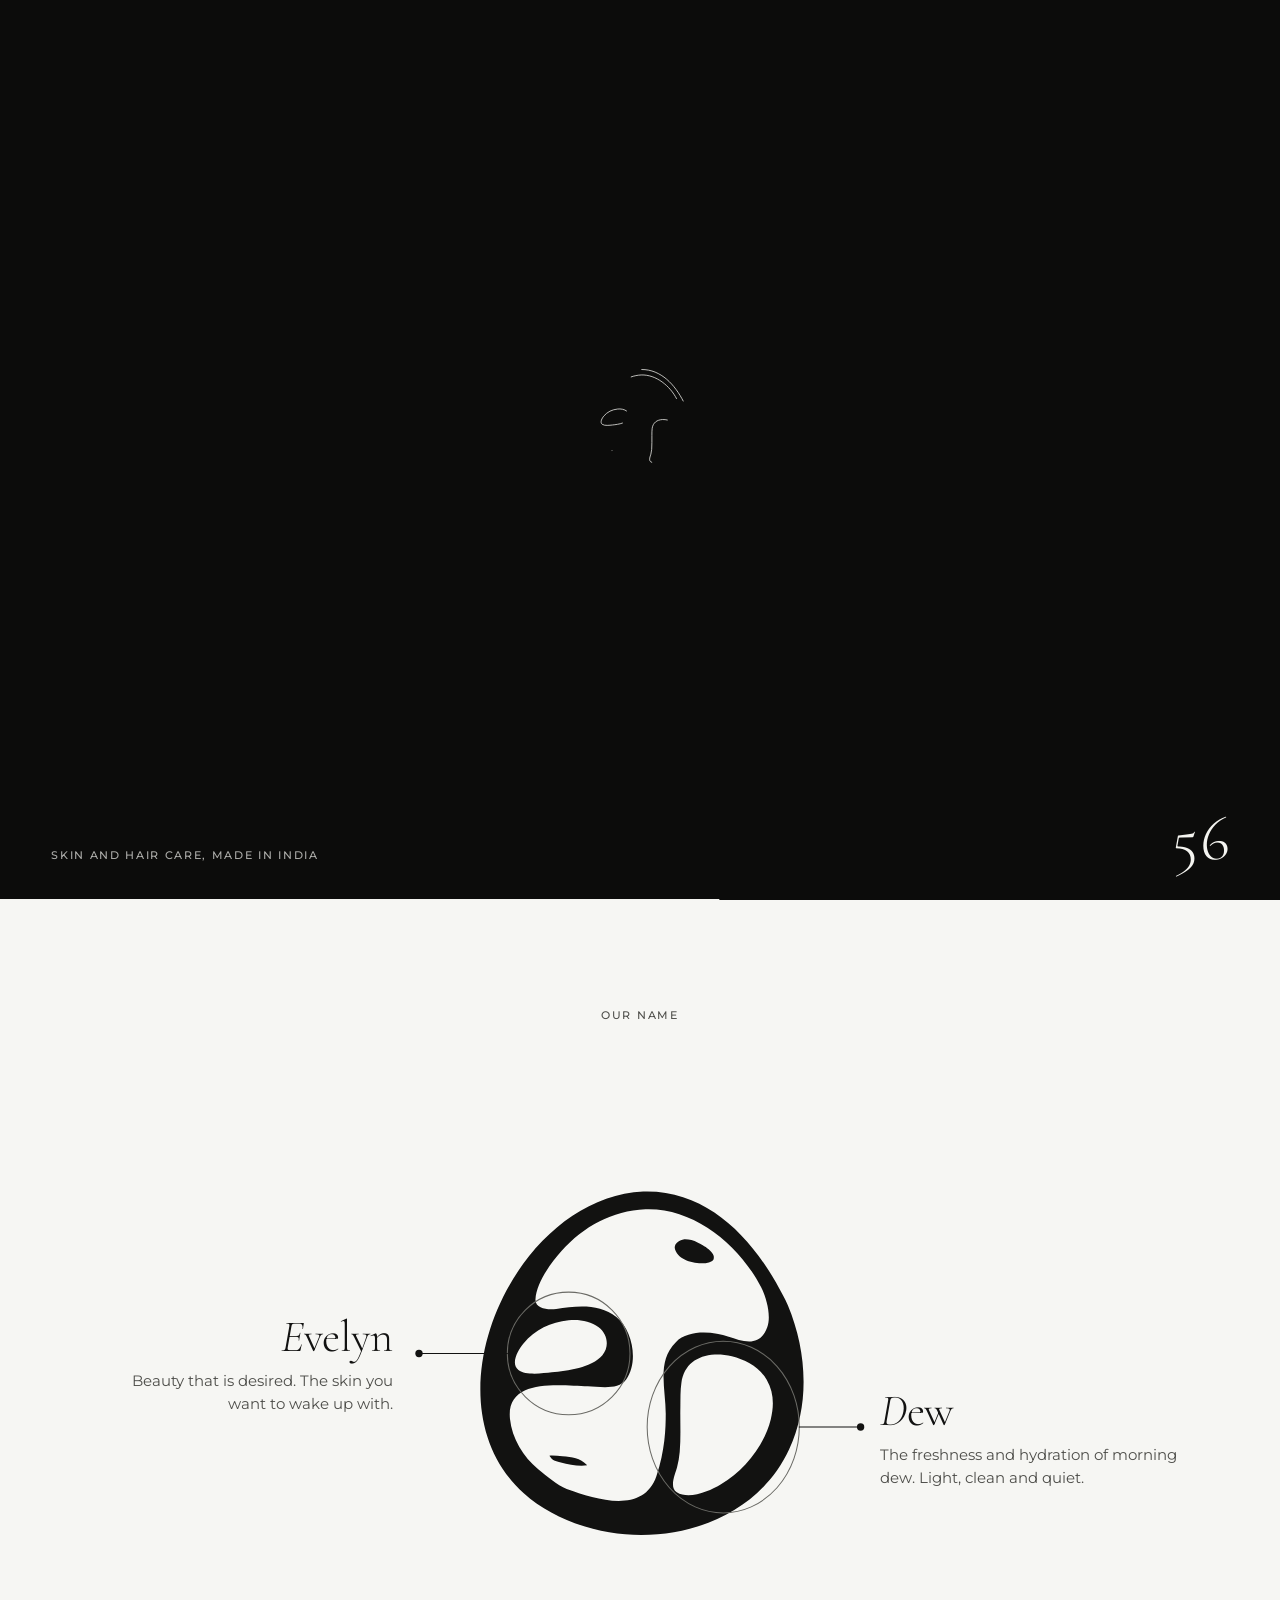
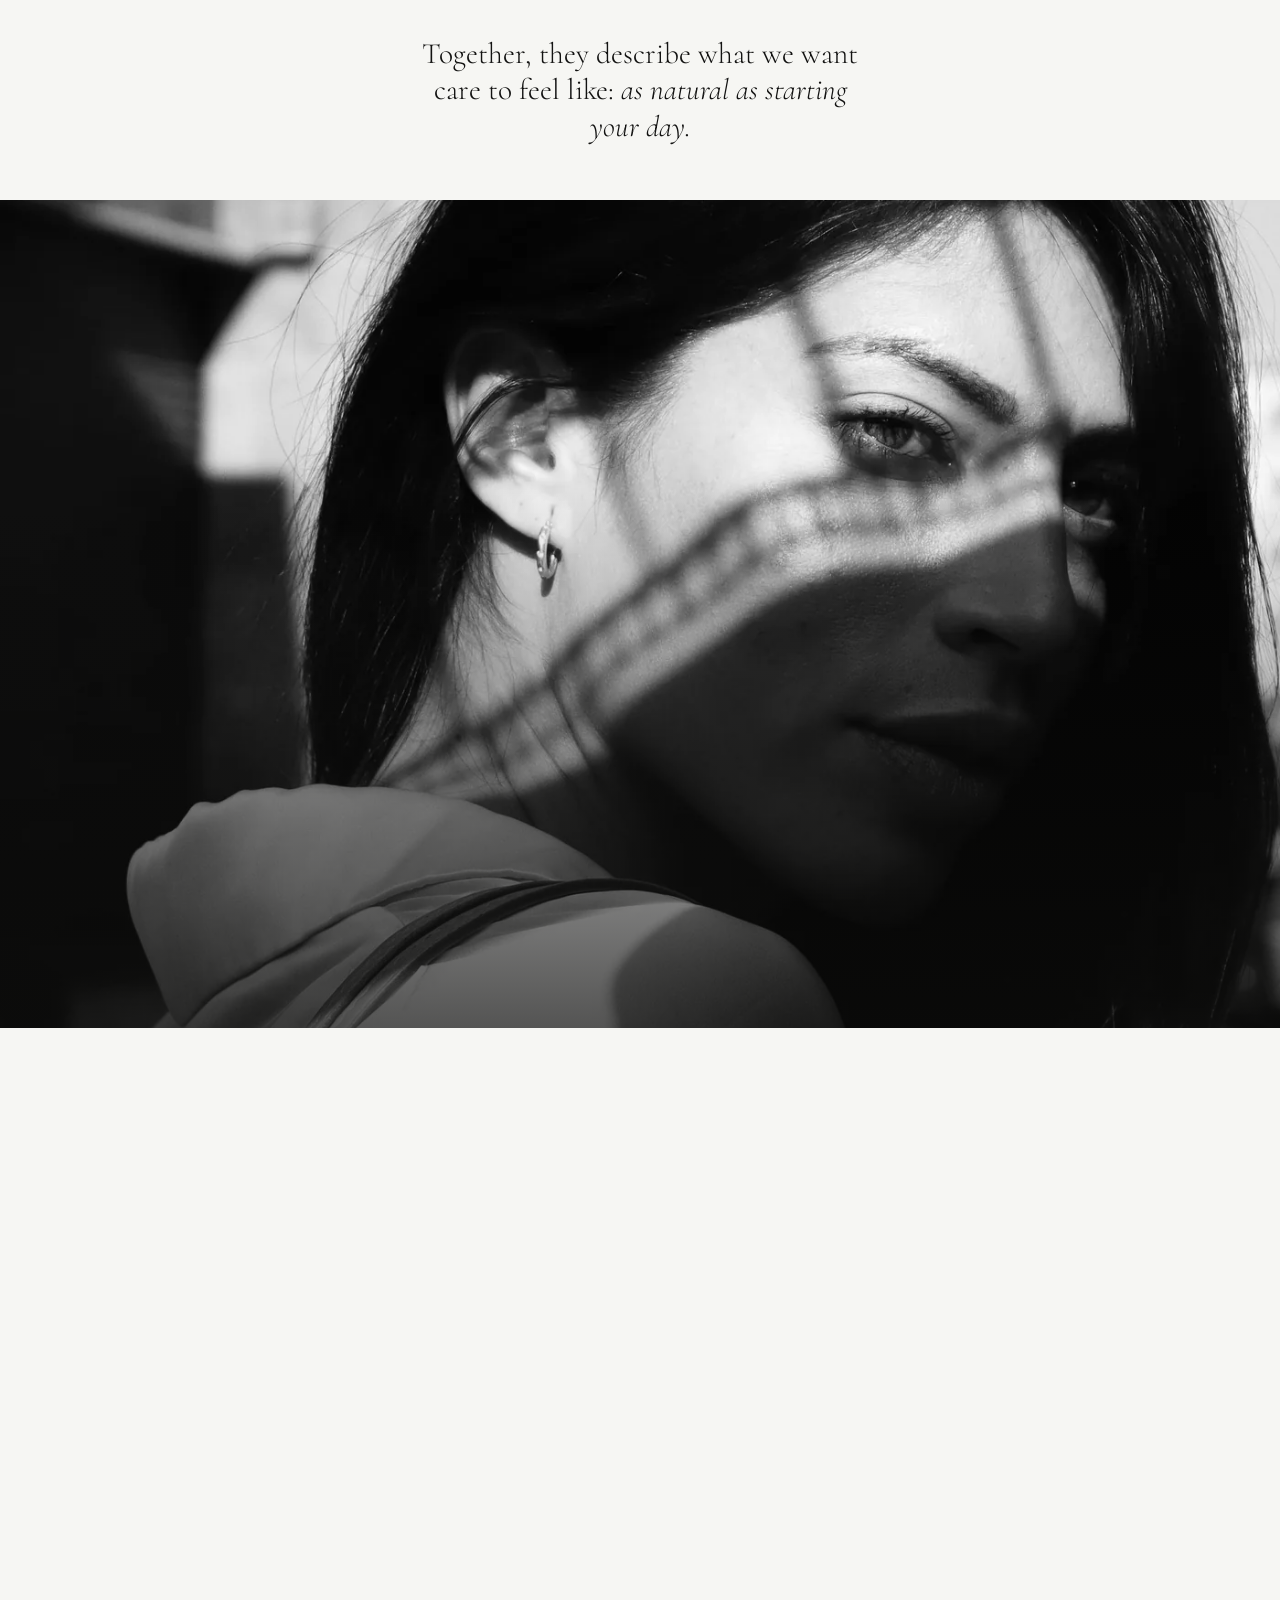
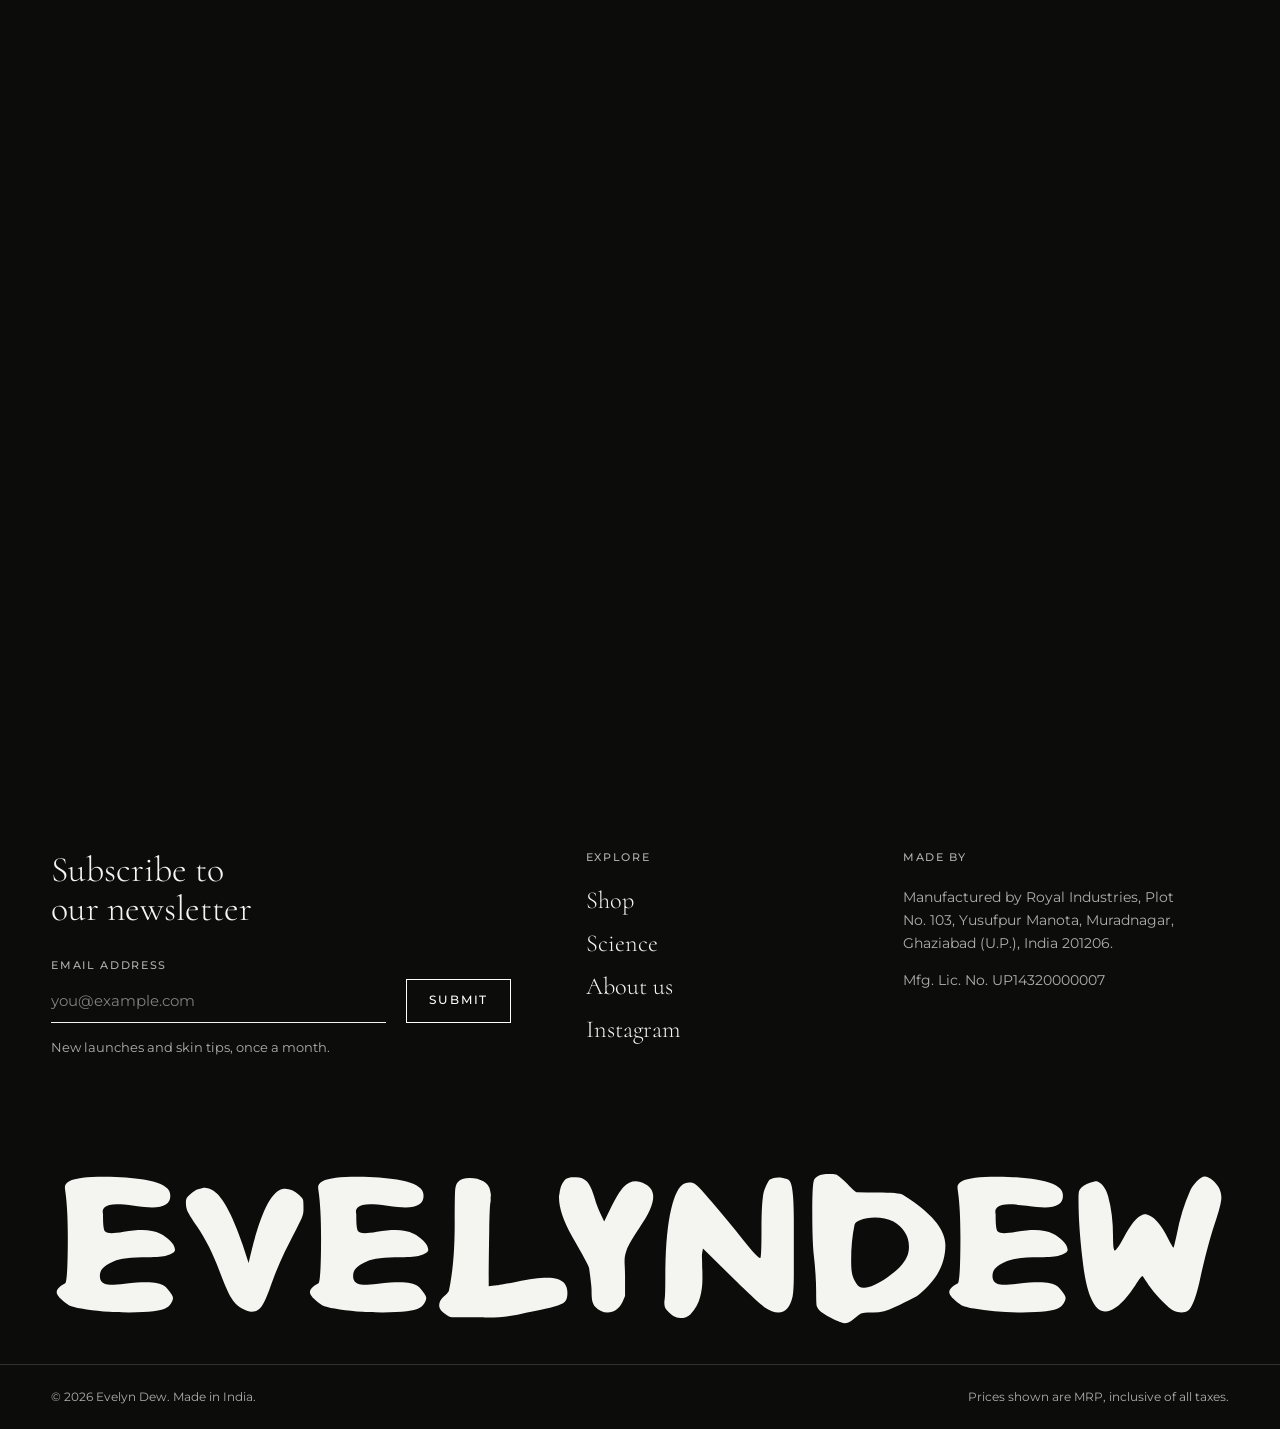
<file: about.html>
<!doctype html>
<html lang="en-IN">
<head>
  <meta charset="utf-8">
  <meta name="viewport" content="width=device-width, initial-scale=1">
  <meta http-equiv="Content-Security-Policy" content="default-src 'self'; script-src 'self' 'sha256-JDe89/LJECGnjdfuoGmjbimh7I2Yd+XpOuCpclTY9gI='; style-src 'self' 'unsafe-inline'; style-src-elem 'self'; style-src-attr 'unsafe-inline'; img-src 'self' data:; media-src 'self'; font-src 'self'; connect-src 'self'; object-src 'none'; base-uri 'self'; form-action 'self'; frame-src 'none'">
  <meta name="referrer" content="strict-origin-when-cross-origin">
  <title>About us | Evelyn Dew</title>
  <meta name="description" content="Evelyn Dew makes simple, clearly labelled care for skin and hair. Made in India by Royal Industries, Ghaziabad.">
  <meta name="theme-color" content="#f6f6f3">
  <meta property="og:type" content="website">
  <meta property="og:site_name" content="Evelyn Dew">
  <meta property="og:title" content="About us | Evelyn Dew">
  <meta property="og:description" content="Evelyn Dew makes simple, clearly labelled care for skin and hair. Made in India by Royal Industries, Ghaziabad.">
  <meta property="og:image" content="assets/img/photos/hero.webp">
  <meta name="twitter:card" content="summary_large_image">
  <link rel="icon" href="assets/img/logo/mark.svg" type="image/svg+xml">
  <link rel="icon" href="assets/img/logo/favicon-32.png" sizes="32x32" type="image/png">
  <link rel="apple-touch-icon" href="assets/img/logo/apple-touch-icon.png">
  <link rel="preload" href="assets/fonts/cormorant-latin-wght-normal.woff2" as="font" type="font/woff2" crossorigin>
  <link rel="preload" href="assets/fonts/montserrat-latin-wght-normal.woff2" as="font" type="font/woff2" crossorigin>
  <link rel="stylesheet" href="assets/vendor/lenis.css">
  <link rel="stylesheet" href="css/style.css">
  <script>(function(h){h.classList.add('js');try{if(matchMedia('(prefers-reduced-motion: reduce)').matches)return;h.classList.add('motion');if(!sessionStorage.getItem('ed-intro'))h.classList.add('is-intro');else if(sessionStorage.getItem('ed-nav'))h.classList.add('is-entering');sessionStorage.removeItem('ed-nav');}catch(e){}})(document.documentElement);</script>
</head>
<body class="page-about">
  <svg width="0" height="0" style="position:absolute" aria-hidden="true" focusable="false">
    <!-- Evelyn Dew logo (brand SVGs in /Gradient) + Phosphor Light icons -->
    <symbol id="mark" viewBox="113 -2 136 144"><path d="M182.56 0C208.94 -0.24 227.27 20.69 238.34 42.3C239.06 43.68 239.79 45.06 240.38 46.5C248.11 65.09 249.46 86.65 240.83 105.18C229.97 128.49 205.56 139.92 180.61 140C163.93 139.94 145.26 134.41 132.7 123.03C91.23 85.5 128.88 2.58 181.37 0.03C181.77 0.02 182.16 0.01 182.56 0ZM229.46 39.05C220.81 22.1 202.2 6.47 182.31 7.25C168.56 7.95 157.24 14.13 148.07 24.28C143.81 28.99 137.75 37.35 137.47 43.91C137.28 48.03 143.03 48.27 145.95 47.84C154.16 46.63 163.51 45.53 170.44 51.18C177.12 56.44 179.57 69.65 174.43 76.61C171.15 81.06 163.46 79.5 158.8 79.36C148.2 79.27 125.39 75.48 127.07 92.64C127.86 100.68 132.5 108.14 138.59 113.23C141.79 115.87 146.34 119.73 150.19 121.26C162.64 125.78 181.51 131.46 186.78 115.96C190.26 105.74 190.57 96.58 190.57 90.62C190.57 80.44 186.78 69.08 194.69 61.39C199.88 56.19 209.79 57.01 216.23 59.22C221.77 61.01 228.79 63.87 231.94 55.37C233.66 50.72 231.61 43.27 229.46 39.05ZM217.52 67.18C215.23 66.62 212.87 66.38 210.5 66.47C203.24 66.94 198.07 70.53 196.95 78.05C196.48 81.27 196.61 84.25 196.54 87.48C196.4 93.61 196.8 100.04 196.26 106.12C196.06 108.21 195.72 110.28 195.21 112.32C194.53 115.03 191.86 120.57 195.06 122.6C200.11 125.81 208.49 122.08 213.09 119.33C222.61 113.59 230.65 103.8 233.37 92.9C234.74 87.42 234.66 81.69 231.72 76.71C228.72 71.63 223.12 68.57 217.52 67.18ZM163.23 55.34C159.89 52.83 155.06 51.99 150.99 52.51C143.75 53.21 137.28 56.31 132.58 61.92C130.51 64.39 127.13 70.11 130.53 72.74C133.58 75.08 140.5 74.05 144.14 73.7C150.55 73.01 160.25 71.84 164.75 66.69C167.76 63.25 166.78 58 163.23 55.34Z"/><path d="M143.15 107.65C143.5 107.63 143.84 107.62 144.19 107.62C145.59 107.62 147.07 107.85 148.47 107.95C152.45 108.25 155.53 108.58 158.56 111.57C155.16 112.11 151.13 111.22 147.84 110.42C145.65 109.9 144.37 109.61 143.15 107.65Z"/><path d="M197.75 19.51C199.93 19.39 201.5 19.79 203.72 20.85C205.59 21.74 211.34 24.75 210.04 27.69C209.62 28.62 207.84 29.03 206.81 29.21C202.66 29.43 195.92 28.27 194.41 23.69C193.65 21.36 195.76 19.96 197.75 19.51Z"/></symbol>
    <symbol id="wordmark" viewBox="0 0 349 45"><path d="M9.36 1.08C10.99 0.89 13.15 0.79 15.84 0.79C20.4 0.79 24.26 1.08 27.43 1.66C31.61 2.38 34.13 3.48 34.99 4.97C35.23 5.4 35.35 5.93 35.35 6.55C35.35 8.81 33.55 9.94 29.95 9.94C28.66 9.94 26.88 9.77 24.62 9.43C22.46 9.14 20.74 9 19.44 9C17.76 9 16.58 9.29 15.91 9.86C15.43 10.3 15.24 10.82 15.34 11.45C15.38 11.64 15.41 11.88 15.41 12.17C15.41 12.17 15.41 12.36 15.41 12.74C15.41 15.24 15.62 16.68 16.06 17.06C16.44 17.4 17.06 17.57 17.93 17.57C18.79 17.57 19.99 17.42 21.53 17.14C23.64 16.8 25.44 16.63 26.93 16.63C29.09 16.63 30.91 16.99 32.4 17.71C33.41 18.19 34.34 18.86 35.21 19.73C36.12 20.59 36.62 21.46 36.72 22.32C36.77 22.51 36.74 22.68 36.65 22.82C36.46 23.3 35.66 23.76 34.27 24.19C33.26 24.53 31.37 24.7 28.58 24.7C23.69 24.7 20.38 25.08 18.65 25.85C17.06 26.52 15.91 27.26 15.19 28.08C14.71 28.66 14.47 29.4 14.47 30.31C14.47 30.7 14.54 31.06 14.69 31.39C15.17 32.35 16.27 32.83 18 32.83C18.82 32.83 20.11 32.74 21.89 32.54C24.53 32.26 26.62 32.11 28.15 32.11C30.74 32.11 32.59 32.5 33.7 33.26C34.13 33.55 34.8 34.34 35.71 35.64C36 36.02 36.14 36.41 36.14 36.79C36.14 36.98 36.07 37.27 35.93 37.66C35.5 38.62 34.97 39.26 34.34 39.6C32.81 40.56 29.06 41.04 23.11 41.04C17.74 41.04 13.03 40.66 9 39.89C7.37 39.6 6.12 39.26 5.26 38.88C4.68 38.59 3.89 37.97 2.88 37.01C2.06 36.19 1.66 35.52 1.66 34.99C1.66 34.18 2.42 33.36 3.96 32.54C4.1 32.5 4.2 32.42 4.25 32.33C4.73 31.85 4.97 27.26 4.97 18.58C4.97 13.1 4.73 8.66 4.25 5.26C4.15 4.63 4.1 4.18 4.1 3.89C4.1 2.45 5.86 1.51 9.36 1.08ZM43.86 4.46C44.73 4.22 45.3 4.1 45.59 4.1C46.07 4.1 46.74 4.3 47.61 4.68C50.49 6.07 53.56 11.52 56.82 21.02L58.55 26.35L59.27 23.33C62.15 11.42 65.27 5.14 68.63 4.46C68.82 4.42 69.06 4.39 69.35 4.39C70.79 4.39 72.18 5.02 73.53 6.26C74.2 6.89 74.58 7.34 74.68 7.63C74.77 7.92 74.82 8.64 74.82 9.79V10.58C74.82 11.45 74.63 12.31 74.25 13.18C73.86 14.04 72.71 16.34 70.79 20.09C68.68 24.07 66.81 28.37 65.17 32.98C64.12 36 63.21 38.06 62.44 39.17C61.67 40.27 60.66 40.82 59.41 40.82C58.74 40.82 57.85 40.54 56.75 39.96C55.65 39.34 54.81 38.64 54.23 37.87C53.17 36.67 51.73 33.62 49.91 28.73C47.99 23.59 45.78 19.2 43.29 15.55C41.85 13.44 40.93 12 40.55 11.23C40.17 10.46 39.97 9.6 39.97 8.64C39.97 7.92 40.05 7.44 40.19 7.2C40.33 6.91 40.69 6.5 41.27 5.98C42.23 5.11 43.09 4.61 43.86 4.46ZM84.42 1.08C86.05 0.89 88.21 0.79 90.9 0.79C95.46 0.79 99.32 1.08 102.49 1.66C106.67 2.38 109.19 3.48 110.05 4.97C110.29 5.4 110.41 5.93 110.41 6.55C110.41 8.81 108.61 9.94 105.01 9.94C103.72 9.94 101.94 9.77 99.68 9.43C97.52 9.14 95.8 9 94.5 9C92.82 9 91.64 9.29 90.97 9.86C90.49 10.3 90.3 10.82 90.4 11.45C90.44 11.64 90.47 11.88 90.47 12.17C90.47 12.17 90.47 12.36 90.47 12.74C90.47 15.24 90.68 16.68 91.12 17.06C91.5 17.4 92.12 17.57 92.99 17.57C93.85 17.57 95.05 17.42 96.59 17.14C98.7 16.8 100.5 16.63 101.99 16.63C104.15 16.63 105.97 16.99 107.46 17.71C108.47 18.19 109.4 18.86 110.27 19.73C111.18 20.59 111.68 21.46 111.78 22.32C111.83 22.51 111.8 22.68 111.71 22.82C111.52 23.3 110.72 23.76 109.33 24.19C108.32 24.53 106.43 24.7 103.64 24.7C98.75 24.7 95.44 25.08 93.71 25.85C92.12 26.52 90.97 27.26 90.25 28.08C89.77 28.66 89.53 29.4 89.53 30.31C89.53 30.7 89.6 31.06 89.75 31.39C90.23 32.35 91.33 32.83 93.06 32.83C93.88 32.83 95.17 32.74 96.95 32.54C99.59 32.26 101.68 32.11 103.21 32.11C105.8 32.11 107.65 32.5 108.76 33.26C109.19 33.55 109.86 34.34 110.77 35.64C111.06 36.02 111.2 36.41 111.2 36.79C111.2 36.98 111.13 37.27 110.99 37.66C110.56 38.62 110.03 39.26 109.4 39.6C107.87 40.56 104.12 41.04 98.17 41.04C92.8 41.04 88.09 40.66 84.06 39.89C82.43 39.6 81.18 39.26 80.32 38.88C79.74 38.59 78.95 37.97 77.94 37.01C77.12 36.19 76.72 35.52 76.72 34.99C76.72 34.18 77.48 33.36 79.02 32.54C79.16 32.5 79.26 32.42 79.31 32.33C79.79 31.85 80.03 27.26 80.03 18.58C80.03 13.1 79.79 8.66 79.31 5.26C79.21 4.63 79.16 4.18 79.16 3.89C79.16 2.45 80.92 1.51 84.42 1.08ZM121.95 1.51C122.62 1.27 123.34 1.15 124.11 1.15C125.69 1.15 127.03 1.49 128.14 2.16C129.05 2.74 129.63 3.36 129.87 4.03C130.06 4.51 130.23 5.21 130.37 6.12C130.37 6.12 130.37 6.19 130.37 6.34C130.32 6.53 130.3 6.7 130.3 6.84C130.3 6.84 130.3 7.27 130.3 8.14C130.11 8.28 129.96 11.3 129.87 17.21C129.77 23.06 129.72 27.55 129.72 30.67V33.26L131.45 33.05C132.17 33.05 134.38 32.66 138.07 31.9C141.77 31.13 144.75 30.74 147 30.74C149.45 30.74 151.13 31.25 152.04 32.26C152.72 33.07 153.05 34.08 153.05 35.28C153.05 36.82 152.62 37.82 151.75 38.3C150.22 39.12 146.67 40.03 141.1 41.04C136.83 42.14 132.63 42.65 128.5 42.55C128.21 42.5 127.95 42.48 127.71 42.48C127.71 42.48 127.3 42.48 126.48 42.48C126.48 42.48 126.03 42.48 125.11 42.48C125.11 42.48 123.24 42.48 119.5 42.48C118.68 42.48 117.96 42.26 117.34 41.83C115.8 40.87 115.03 39.94 115.03 39.02C115.03 37.92 115.61 36.91 116.76 36C117.19 35.71 117.58 35.28 117.92 34.7C117.92 34.7 118.06 33.94 118.35 32.4C119.21 27.65 119.64 21.74 119.64 14.69C119.64 8.88 119.69 5.52 119.79 4.61C119.88 3.7 120.08 3.05 120.36 2.66C120.8 2.14 121.32 1.75 121.95 1.51ZM152.71 1.44C153.19 1.1 153.86 0.94 154.72 0.94H155.59C156.93 0.94 158.01 1.37 158.83 2.23C159.64 3.05 160.44 4.78 161.2 7.42C161.54 8.71 162.12 10.22 162.93 11.95L163.94 14.11L165.96 9.94C167.4 7.06 168.64 5.04 169.7 3.89C170.76 2.74 171.96 2.16 173.3 2.16C174.16 2.16 175.08 2.42 176.04 2.95C177 3.48 177.62 4.03 177.91 4.61C178.29 5.23 178.48 5.95 178.48 6.77C178.48 8.98 177.14 12 174.45 15.84C172.53 18.67 171.31 20.74 170.78 22.03C170.25 23.42 169.99 24.6 169.99 25.56C169.99 25.56 169.99 25.61 169.99 25.7C169.99 25.7 169.99 25.8 169.99 25.99C169.99 25.99 169.99 26.11 169.99 26.35C170.08 27.84 170.13 29.11 170.13 30.17V36.14L169.41 37.87C168.36 39.98 166.87 41.04 164.95 41.04C163.6 41.04 162.36 40.44 161.2 39.24C160.92 39 160.68 38.54 160.48 37.87C160.29 37.34 160.2 36.1 160.2 34.13C160.2 33.46 159.96 31.39 159.48 27.94C159.38 27.26 157.7 24.12 154.44 18.5C151.84 13.9 150.55 10.06 150.55 6.98C150.55 6.46 150.6 6.07 150.69 5.83C150.98 3.67 151.65 2.21 152.71 1.44ZM213.09 1.66C213.76 1.22 214.58 1.01 215.54 1.01C216.45 1.01 217.31 1.18 218.13 1.51C218.75 1.75 219.19 2.33 219.43 3.24C219.91 5.11 220.15 8.42 220.15 13.18C220.15 13.18 220.15 18.67 220.15 29.66C220.15 32.98 220.03 35.18 219.79 36.29C219.07 39.46 217.67 41.04 215.61 41.04C214.36 41.04 212.97 40.51 211.43 39.46C209.99 38.4 206.63 35.28 201.35 30.1L193.22 22.1L193 23.33C192.91 23.86 192.88 24.36 192.93 24.84C192.98 26.28 193 27.38 193 28.15C193.05 28.25 193.07 29.16 193.07 30.89C193.07 35.69 191.87 39.26 189.47 41.62C188.75 42.34 187.75 42.7 186.45 42.7C185.15 42.7 183.79 41.86 182.35 40.18C181.96 39.74 181.77 39.05 181.77 38.09C181.77 37.85 181.79 37.61 181.84 37.37C181.99 36.41 182.06 34.3 182.06 31.03C182.06 23.11 182.51 16.8 183.43 12.1C184.39 7.39 185.56 4.46 186.95 3.31C187.58 2.78 188.32 2.52 189.19 2.52C189.81 2.52 190.34 2.64 190.77 2.88C191.39 3.22 193.07 4.99 195.81 8.21C199.12 12.05 202.19 15.79 205.03 19.44C207.91 23.09 209.61 24.91 210.14 24.91H210.21C210.45 24.91 210.57 22.08 210.57 16.42C210.57 9.94 210.88 5.98 211.51 4.54C212.23 2.81 212.75 1.85 213.09 1.66ZM249.67 14.11C248.04 13.3 246.21 12.89 244.2 12.89C242.47 12.89 240.98 13.15 239.73 13.68C238.77 14.06 238.25 14.52 238.15 15.05C237.48 18.17 237.14 21.72 237.14 25.7C237.14 27.72 237.29 29.21 237.57 30.17C237.77 30.89 238.15 31.68 238.73 32.54C239.21 33.31 239.88 33.7 240.74 33.7H241.03C242.66 33.7 244.97 32.66 247.94 30.6C250.92 28.49 252.79 26.54 253.56 24.77C254.04 23.81 254.28 22.73 254.28 21.53C254.28 19.99 253.87 18.58 253.05 17.28C252.24 15.94 251.11 14.88 249.67 14.11ZM227.49 0.5C228.02 0.17 229.13 3.53e-05 230.81 3.53e-05C231.91 3.53e-05 232.63 0.1 232.97 0.29C233.69 0.72 234.74 1.63 236.13 3.02C237.62 4.61 238.53 5.4 238.87 5.4C240.84 5.45 242.81 5.47 244.77 5.47C249.14 5.47 251.73 5.71 252.55 6.19C260.9 11.38 265.08 16.34 265.08 21.1C265.08 24.12 264.26 27.02 262.63 29.81C261.96 30.91 261.02 32.09 259.82 33.34C258.33 34.87 257.21 35.86 256.44 36.29C254.09 37.54 251.93 38.59 249.96 39.46C247.99 40.51 245.9 41.04 243.69 41.04C243.69 41.04 243.48 41.04 243.05 41.04C243.05 41.04 242.73 41.04 242.11 41.04C241.44 41.04 240.84 41.11 240.31 41.26C239.93 41.35 239.06 41.98 237.72 43.13C236.95 43.85 236.09 44.21 235.13 44.21C234.45 44.21 233.16 43.7 231.24 42.7C229.37 41.74 228.17 40.94 227.64 40.32C227.3 39.89 227.06 39.46 226.92 39.02C226.82 38.59 226.77 37.25 226.77 34.99C226.77 31.73 226.53 28.01 226.05 23.83C225.77 21.05 225.62 16.78 225.62 11.02C225.62 5.45 225.81 2.33 226.2 1.66C226.34 1.27 226.77 0.89 227.49 0.5ZM273.92 1.08C275.55 0.89 277.71 0.79 280.4 0.79C284.96 0.79 288.82 1.08 291.99 1.66C296.17 2.38 298.69 3.48 299.55 4.97C299.79 5.4 299.91 5.93 299.91 6.55C299.91 8.81 298.11 9.94 294.51 9.94C293.21 9.94 291.44 9.77 289.18 9.43C287.02 9.14 285.29 9 284 9C282.32 9 281.14 9.29 280.47 9.86C279.99 10.3 279.8 10.82 279.89 11.45C279.94 11.64 279.97 11.88 279.97 12.17C279.97 12.17 279.97 12.36 279.97 12.74C279.97 15.24 280.18 16.68 280.61 17.06C281 17.4 281.62 17.57 282.49 17.57C283.35 17.57 284.55 17.42 286.09 17.14C288.2 16.8 290 16.63 291.49 16.63C293.65 16.63 295.47 16.99 296.96 17.71C297.97 18.19 298.9 18.86 299.77 19.73C300.68 20.59 301.18 21.46 301.28 22.32C301.33 22.51 301.3 22.68 301.21 22.82C301.01 23.3 300.22 23.76 298.83 24.19C297.82 24.53 295.93 24.7 293.14 24.7C288.25 24.7 284.93 25.08 283.21 25.85C281.62 26.52 280.47 27.26 279.75 28.08C279.27 28.66 279.03 29.4 279.03 30.31C279.03 30.7 279.1 31.06 279.25 31.39C279.73 32.35 280.83 32.83 282.56 32.83C283.37 32.83 284.67 32.74 286.45 32.54C289.09 32.26 291.17 32.11 292.71 32.11C295.3 32.11 297.15 32.5 298.25 33.26C298.69 33.55 299.36 34.34 300.27 35.64C300.56 36.02 300.7 36.41 300.7 36.79C300.7 36.98 300.63 37.27 300.49 37.66C300.05 38.62 299.53 39.26 298.9 39.6C297.37 40.56 293.62 41.04 287.67 41.04C282.29 41.04 277.59 40.66 273.56 39.89C271.93 39.6 270.68 39.26 269.81 38.88C269.24 38.59 268.45 37.97 267.44 37.01C266.62 36.19 266.21 35.52 266.21 34.99C266.21 34.18 266.98 33.36 268.52 32.54C268.66 32.5 268.76 32.42 268.81 32.33C269.29 31.85 269.53 27.26 269.53 18.58C269.53 13.1 269.29 8.66 268.81 5.26C268.71 4.63 268.66 4.18 268.66 3.89C268.66 2.45 270.41 1.51 273.92 1.08ZM337.65 4.9C338.04 4.03 338.68 3.12 339.6 2.16C340.51 1.2 341.3 0.72 341.97 0.72C342.64 0.72 343.39 1.08 344.2 1.8C345.02 2.47 345.67 3.24 346.15 4.1C346.63 5.16 346.87 6.12 346.87 6.98C346.87 8.33 346.2 10.97 344.85 14.9C343.51 18.89 342.02 24.55 340.39 31.9C339.24 36.89 338.08 39.77 336.93 40.54C336.45 40.87 335.83 41.04 335.06 41.04C334.29 41.04 333.52 40.87 332.76 40.54C331.99 40.2 330.84 39.24 329.3 37.66C327.76 36.07 326.47 34.54 325.41 33.05C325.41 33.05 324.79 32.11 323.54 30.24C323.25 30.24 322.53 31.15 321.38 32.98C317.92 38.16 314.95 40.75 312.45 40.75C311.68 40.75 310.96 40.49 310.29 39.96C308.08 37.99 306.55 33.02 305.68 25.06C304.92 18.48 304.53 12.65 304.53 7.56C304.53 6.31 304.58 5.5 304.68 5.11C304.77 4.78 305.01 4.42 305.4 4.03C306.12 3.22 307.51 2.59 309.57 2.16C309.57 2.16 309.67 2.16 309.86 2.16H310C311.64 2.88 312.74 4.39 313.32 6.7C314.28 10.15 314.76 14.11 314.76 18.58C314.76 20.59 314.85 21.84 315.04 22.32C315.04 22.46 315.07 22.56 315.12 22.61C315.16 22.66 315.24 22.68 315.33 22.68C315.43 22.63 315.52 22.56 315.62 22.46C315.72 22.37 315.86 22.2 316.05 21.96C316.53 21.34 317.2 20.21 318.07 18.58C319.99 15.07 321.62 13.01 322.96 12.38C323.54 12.1 323.97 11.95 324.26 11.95C324.55 11.95 324.98 12.07 325.56 12.31C327.28 13.03 329.11 15.26 331.03 19.01C331.99 20.88 332.56 21.82 332.76 21.82C332.76 21.82 333.04 20.57 333.62 18.07C334.53 13.22 335.88 8.83 337.65 4.9Z"/></symbol>
    <symbol id="i-x" viewBox="0 0 256 256"><path d="M204.24,195.76a6,6,0,1,1-8.48,8.48L128,136.49,60.24,204.24a6,6,0,0,1-8.48-8.48L119.51,128,51.76,60.24a6,6,0,0,1,8.48-8.48L128,119.51l67.76-67.75a6,6,0,0,1,8.48,8.48L136.49,128Z"/></symbol>
    <symbol id="i-plus" viewBox="0 0 256 256"><path d="M222,128a6,6,0,0,1-6,6H134v82a6,6,0,0,1-12,0V134H40a6,6,0,0,1,0-12h82V40a6,6,0,0,1,12,0v82h82A6,6,0,0,1,222,128Z"/></symbol>
    <symbol id="i-minus" viewBox="0 0 256 256"><path d="M222,128a6,6,0,0,1-6,6H40a6,6,0,0,1,0-12H216A6,6,0,0,1,222,128Z"/></symbol>
    <symbol id="i-list" viewBox="0 0 256 256"><path d="M222,128a6,6,0,0,1-6,6H40a6,6,0,0,1,0-12H216A6,6,0,0,1,222,128ZM40,70H216a6,6,0,0,0,0-12H40a6,6,0,0,0,0,12ZM216,186H40a6,6,0,0,0,0,12H216a6,6,0,0,0,0-12Z"/></symbol>
    <symbol id="i-check" viewBox="0 0 256 256"><path d="M228.24,76.24l-128,128a6,6,0,0,1-8.48,0l-56-56a6,6,0,0,1,8.48-8.48L96,191.51,219.76,67.76a6,6,0,0,1,8.48,8.48Z"/></symbol>
    <symbol id="i-arrow" viewBox="0 0 256 256"><path d="M220.24,132.24l-72,72a6,6,0,0,1-8.48-8.48L201.51,134H40a6,6,0,0,1,0-12H201.51L139.76,60.24a6,6,0,0,1,8.48-8.48l72,72A6,6,0,0,1,220.24,132.24Z"/></symbol>
    <symbol id="i-pause" viewBox="0 0 256 256"><path d="M200,34H160a14,14,0,0,0-14,14V208a14,14,0,0,0,14,14h40a14,14,0,0,0,14-14V48A14,14,0,0,0,200,34Zm2,174a2,2,0,0,1-2,2H160a2,2,0,0,1-2-2V48a2,2,0,0,1,2-2h40a2,2,0,0,1,2,2ZM96,34H56A14,14,0,0,0,42,48V208a14,14,0,0,0,14,14H96a14,14,0,0,0,14-14V48A14,14,0,0,0,96,34Zm2,174a2,2,0,0,1-2,2H56a2,2,0,0,1-2-2V48a2,2,0,0,1,2-2H96a2,2,0,0,1,2,2Z"/></symbol>
    <symbol id="i-play" viewBox="0 0 256 256"><path d="M231.36,116.19,87.28,28.06a14,14,0,0,0-14.18-.27A13.69,13.69,0,0,0,66,39.87V216.13a13.69,13.69,0,0,0,7.1,12.08,14,14,0,0,0,14.18-.27l144.08-88.13a13.82,13.82,0,0,0,0-23.62Zm-6.26,13.38L81,217.7a2,2,0,0,1-2.06,0,1.78,1.78,0,0,1-1-1.61V39.87a1.78,1.78,0,0,1,1-1.61A2.06,2.06,0,0,1,80,38a2,2,0,0,1,1,.31L225.1,126.43a1.82,1.82,0,0,1,0,3.14Z"/></symbol>
  </svg>

  <a class="skip-link" href="#main">Skip to content</a>

  <div class="loader" data-loader aria-hidden="true">
    <div class="loader__center">
      <svg class="loader__mark" viewBox="113 -2 136 144" focusable="false"><use href="#mark" x="113" y="-2" width="136" height="144"/></svg>
      <svg class="loader__word" viewBox="0 0 349 45" focusable="false"><use href="#wordmark"/></svg>
    </div>
    <div class="loader__foot"><span>Skin and hair care, made in India</span><span class="loader__count" data-loader-count>0</span></div>
    <span class="loader__bar" data-loader-bar></span>
  </div>
  <div class="curtain" data-curtain aria-hidden="true"><svg class="curtain__mark" viewBox="113 -2 136 144" focusable="false"><use href="#mark" x="113" y="-2" width="136" height="144"/></svg></div>

  <header class="site-header" data-header>
    <nav class="nav" aria-label="Primary">
      <a href="science.html">Science</a>
      <a href="about.html" aria-current="page">About us</a>
      <a href="shop.html">Shop</a>
    </nav>
    <button class="icon-btn menu-btn" type="button" aria-label="Open menu" aria-expanded="false" aria-controls="menu" data-menu-open><svg class="icon" aria-hidden="true" focusable="false"><use href="#i-list"/></svg></button>
    <a class="brand" href="index.html" aria-label="Evelyn Dew, home"><svg class="brand__word" viewBox="0 0 349 45" aria-hidden="true" focusable="false"><use href="#wordmark"/></svg></a>
    <div class="header-actions">
      <button class="bag-btn" type="button" data-bag-open aria-haspopup="dialog">Bag (<span data-bag-count>0</span>)<span class="visually-hidden"> items in your bag</span></button>
    </div>
  </header>

  <div class="menu" id="menu" aria-hidden="true">
    <div class="menu__top">
      <button class="icon-btn" type="button" aria-label="Close menu" data-menu-close><svg class="icon" aria-hidden="true" focusable="false"><use href="#i-x"/></svg></button>
      <svg class="brand__word" viewBox="0 0 349 45" aria-hidden="true" focusable="false"><use href="#wordmark"/></svg>
    </div>
    <nav class="menu__nav" aria-label="Mobile">
      <a href="index.html" data-menu-link style="--i:0">Home</a>
      <a href="science.html" data-menu-link style="--i:1">Science</a>
      <a href="about.html" data-menu-link style="--i:2" aria-current="page">About us</a>
      <a href="shop.html" data-menu-link style="--i:3">Shop</a>
    </nav>
    <div class="menu__foot"><span>Made in India</span><a href="https://instagram.com/evelyndew" rel="noopener noreferrer" target="_blank">Instagram</a></div>
  </div>

  <main id="main" tabindex="-1">
    <section class="about-hero" aria-labelledby="about-title">
      <div class="frame about-hero__media" data-clip><img src="assets/img/photos/heritage.webp" alt="" width="1400" height="2100" fetchpriority="high"></div>
      <div class="about-hero__copy">
        <nav class="crumbs" aria-label="Breadcrumb" data-reveal><a href="index.html">Home</a><span aria-hidden="true">/</span><span aria-current="page">About us</span></nav>
        <h1 class="t-display" id="about-title" data-split>About <em>us</em></h1>
        <p class="lede" data-reveal>Simple, honest care for skin and hair, made in India.</p>
      </div>
    </section>

    <section class="story" data-story aria-labelledby="name-title">
      <div class="story__inner">
        <header class="story__head">
          <p class="label muted">Our name</p>
          <h2 class="d2" id="name-title" data-split>Two words, <em>one drop</em></h2>
        </header>
        <div class="story__stage">
          <svg class="story__svg" viewBox="-60 -10 480 164" data-story-svg aria-hidden="true" focusable="false">
            <g class="story__mark" data-story-mark><use href="#mark" x="113" y="-2" width="136" height="144"/></g>
            <circle class="story__ring" data-ring="e" cx="151" cy="66" r="25"/>
            <ellipse class="story__ring" data-ring="d" cx="214" cy="96" rx="31" ry="35"/>
            <path class="story__line" data-line="e" d="M126 66H90"/>
            <path class="story__line" data-line="d" d="M245 96H270"/>
            <circle class="story__dot" data-dot="e" cx="90" cy="66" r="1.5"/>
            <circle class="story__dot" data-dot="d" cx="270" cy="96" r="1.5"/>
          </svg>
          <div class="story__def story__def--e" data-def="e">
            <h3 class="story__word"><em>E</em>velyn</h3>
            <p class="story__text">Beauty that is desired. The skin you want to wake up with.</p>
          </div>
          <div class="story__def story__def--d" data-def="d">
            <h3 class="story__word"><em>D</em>ew</h3>
            <p class="story__text">The freshness and hydration of morning dew. Light, clean and quiet.</p>
          </div>
        </div>
        <p class="story__statement" data-story-statement>Together, they describe what we want care to feel like: <em>as natural as starting your day.</em></p>
      </div>
    </section>

    <section class="band-photo" aria-label="Made in India">
      <div class="frame band-photo__media"><img src="assets/img/photos/sun-model.webp" alt="" loading="lazy" width="1400" height="1826" style="object-position:50% 30%" data-parallax></div>
      <p class="d1 band-photo__text" data-split>Made in India, for <em>everyday</em> skin and hair.</p>
    </section>

    <section class="split" aria-labelledby="about-day">
      <div class="frame split__media split__media--wide" data-clip><img src="assets/img/photos/ritual.webp" alt="" loading="lazy" width="1800" height="1201" data-parallax></div>
      <div class="split__text">
        <h2 class="d2" id="about-day" data-split>Care that fits into <em>your day.</em></h2>
        <div class="prose" data-reveal>
          <p>Evelyn Dew is built on one idea: caring for your skin and hair should feel as natural as starting your day.</p>
          <p>So we kept the range small. A sunscreen for the morning, a scalp serum for the night and an oil for a slow weekly massage.</p>
          <p>Each one is made in India and labelled in full, so you always know what you are using and how to use it.</p>
        </div>
      </div>
    </section>

    <section class="split split--rev" aria-labelledby="about-honest" style="padding-top:0">
      <div class="frame split__media" data-clip><img src="assets/img/photos/mirror.webp" alt="" loading="lazy" width="1400" height="2100" data-parallax></div>
      <div class="split__text">
        <h2 class="d2" id="about-honest" data-split>Care made to be <em>understood.</em></h2>
        <p class="lede" data-reveal>Simple to use, clear to read and honest about what is inside. Every carton carries its full ingredient list, how to use it, how to store it and who made it.</p>
        <a class="link" href="science.html" data-reveal>Read about our ingredients</a>
      </div>
    </section>

    <section class="section section--tint" aria-labelledby="made-title">
      <div class="wrap">
        <div class="sec-head"><h2 class="d1" id="made-title" data-split>Where it is <em>made</em></h2></div>
        <dl class="facts">
          <div class="fact" data-reveal><dt>Made in</dt><dd>India</dd></div>
          <div class="fact" data-reveal style="--d:.08s"><dt>Manufactured by</dt><dd>Royal Industries, Ghaziabad (U.P.)</dd></div>
          <div class="fact" data-reveal style="--d:.16s"><dt>Mfg. licence no.</dt><dd>UP14320000007</dd></div>
          <div class="fact" data-reveal style="--d:.24s"><dt>Animal testing</dt><dd>Cruelty free</dd></div>
        </dl>
      </div>
    </section>

    <section class="closer" data-closer aria-labelledby="closer-title">
      <div class="closer__media"><img src="assets/img/photos/serum-profile.webp" alt="" loading="lazy" width="1800" height="1200" style="object-position:40% 40%"></div>
      <div class="closer__content">
        <h2 class="d1" id="closer-title" data-split>Three products.<br> <em>One fresh start.</em></h2>
        <a class="btn btn--light" href="shop.html" data-reveal>Shop the collection <svg class="icon" aria-hidden="true" focusable="false"><use href="#i-arrow"/></svg></a>
      </div>
    </section>
  </main>

  <footer class="site-footer">
    <div class="wrap footer__top">
      <form class="news" data-newsletter novalidate>
        <h2 class="news__title">Subscribe to our newsletter</h2>
        <div class="news__row" data-form-row>
          <div class="news__field">
            <label for="email">Email address</label>
            <input id="email" name="email" type="email" autocomplete="email" inputmode="email" placeholder="you@example.com" spellcheck="false" aria-describedby="email-help email-error" required>
          </div>
          <button class="btn btn--light" type="submit">Submit</button>
        </div>
        <p class="news__help" id="email-help">New launches and skin tips, once a month.</p>
        <p class="news__error" id="email-error" role="alert" hidden></p>
      </form>
      <nav class="footer__col" aria-label="Footer">
        <h2>Explore</h2>
        <a href="shop.html">Shop</a>
        <a href="science.html">Science</a>
        <a href="about.html">About us</a>
        <a href="https://instagram.com/evelyndew" rel="noopener noreferrer" target="_blank">Instagram</a>
      </nav>
      <div class="footer__col">
        <h2>Made by</h2>
        <p>Manufactured by Royal Industries, Plot No. 103, Yusufpur Manota, Muradnagar, Ghaziabad (U.P.), India 201206.</p>
        <p>Mfg. Lic. No. UP14320000007</p>
      </div>
    </div>
    <svg class="footer__word" viewBox="0 0 349 45" aria-hidden="true" focusable="false"><use href="#wordmark"/></svg>
    <div class="footer__base">
      <span>&copy; 2026 Evelyn Dew. Made in India.</span>
      <span>Prices shown are MRP, inclusive of all taxes.</span>
    </div>
  </footer>

  <script src="assets/vendor/gsap.min.js" defer></script>
  <script src="assets/vendor/ScrollTrigger.min.js" defer></script>
  <script src="assets/vendor/SplitText.min.js" defer></script>
  <script src="assets/vendor/lenis.min.js" defer></script>
  <script src="js/products.js" defer></script>
  <script src="js/main.js" defer></script>
  <script src="js/motion.js" defer></script>
</body>
</html>
</file>
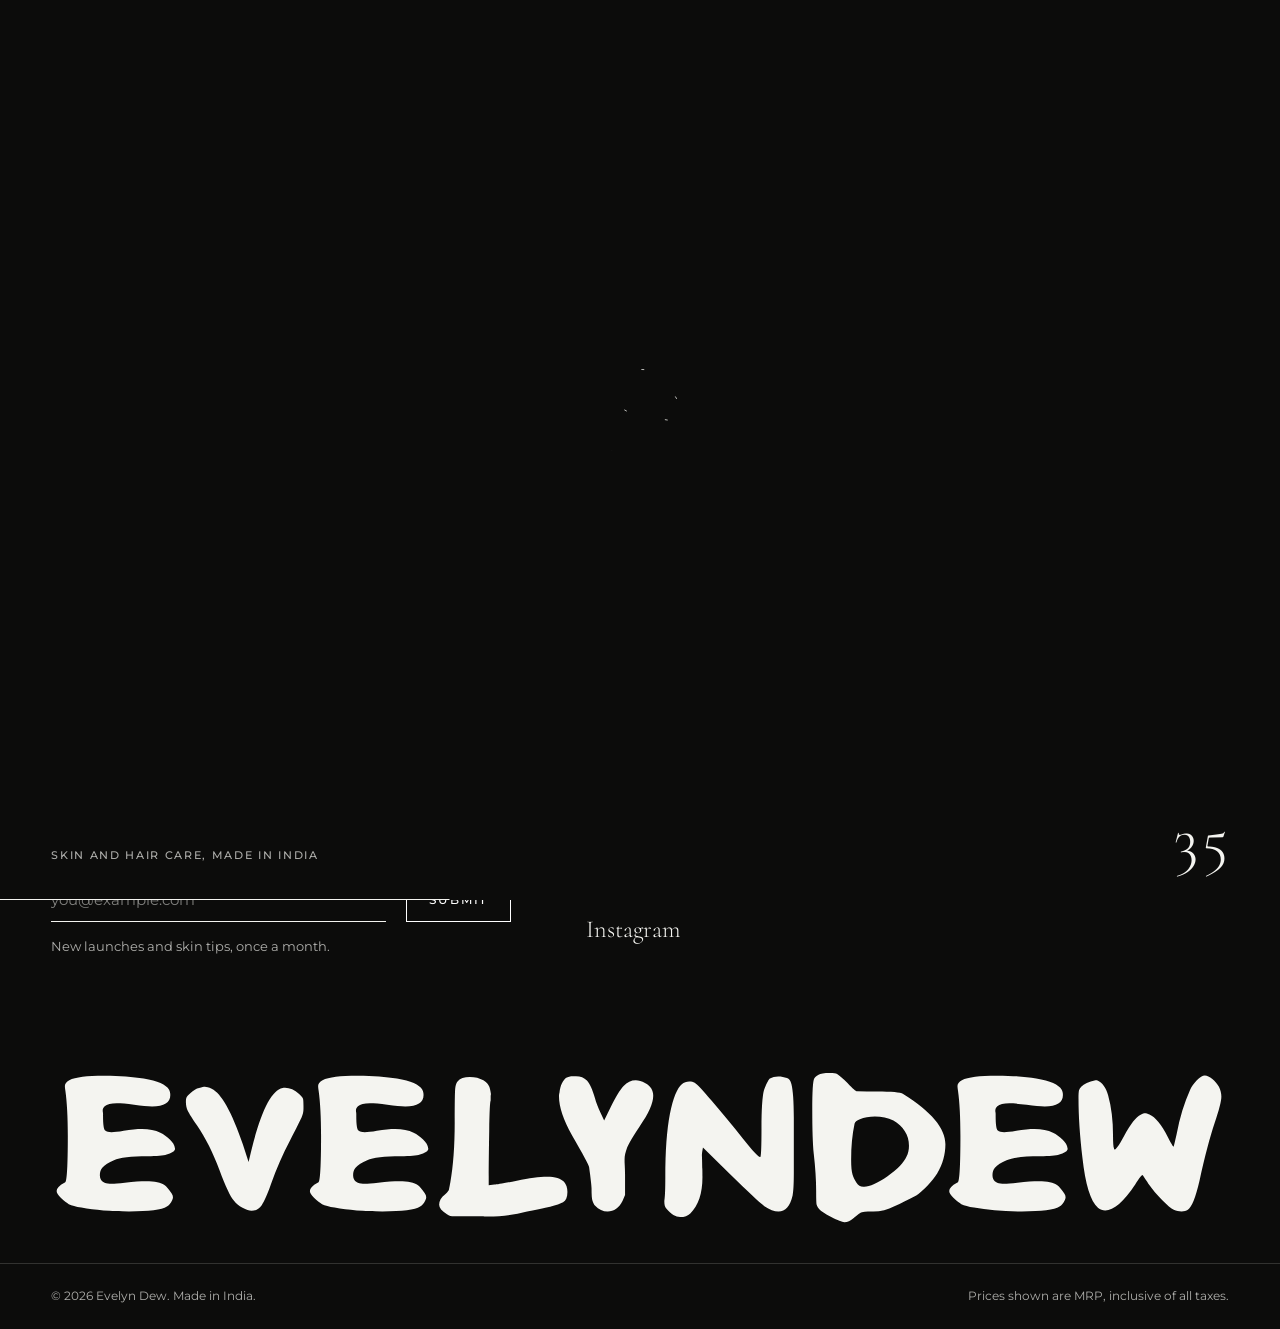
<file: product.html>
<!doctype html>
<html lang="en-IN">
<head>
  <meta charset="utf-8">
  <meta name="viewport" content="width=device-width, initial-scale=1">
  <meta http-equiv="Content-Security-Policy" content="default-src 'self'; script-src 'self' 'sha256-JDe89/LJECGnjdfuoGmjbimh7I2Yd+XpOuCpclTY9gI='; style-src 'self' 'unsafe-inline'; style-src-elem 'self'; style-src-attr 'unsafe-inline'; img-src 'self' data:; media-src 'self'; font-src 'self'; connect-src 'self'; object-src 'none'; base-uri 'self'; form-action 'self'; frame-src 'none'">
  <meta name="referrer" content="strict-origin-when-cross-origin">
  <title>Product | Evelyn Dew</title>
  <meta name="description" content="Evelyn Dew product details, full ingredient list and how to use.">
  <meta name="theme-color" content="#0c0c0b">
  <meta property="og:type" content="website">
  <meta property="og:site_name" content="Evelyn Dew">
  <meta property="og:title" content="Product | Evelyn Dew">
  <meta property="og:description" content="Evelyn Dew product details, full ingredient list and how to use.">
  <meta property="og:image" content="assets/img/photos/hero.webp">
  <meta name="twitter:card" content="summary_large_image">
  <link rel="icon" href="assets/img/logo/mark.svg" type="image/svg+xml">
  <link rel="icon" href="assets/img/logo/favicon-32.png" sizes="32x32" type="image/png">
  <link rel="apple-touch-icon" href="assets/img/logo/apple-touch-icon.png">
  <link rel="preload" href="assets/fonts/cormorant-latin-wght-normal.woff2" as="font" type="font/woff2" crossorigin>
  <link rel="preload" href="assets/fonts/montserrat-latin-wght-normal.woff2" as="font" type="font/woff2" crossorigin>
  <link rel="stylesheet" href="assets/vendor/lenis.css">
  <link rel="stylesheet" href="css/style.css">
  <script>(function(h){h.classList.add('js');try{if(matchMedia('(prefers-reduced-motion: reduce)').matches)return;h.classList.add('motion');if(!sessionStorage.getItem('ed-intro'))h.classList.add('is-intro');else if(sessionStorage.getItem('ed-nav'))h.classList.add('is-entering');sessionStorage.removeItem('ed-nav');}catch(e){}})(document.documentElement);</script>
</head>
<body class="page-product">
  <svg width="0" height="0" style="position:absolute" aria-hidden="true" focusable="false">
    <!-- Evelyn Dew logo (brand SVGs in /Gradient) + Phosphor Light icons -->
    <symbol id="mark" viewBox="113 -2 136 144"><path d="M182.56 0C208.94 -0.24 227.27 20.69 238.34 42.3C239.06 43.68 239.79 45.06 240.38 46.5C248.11 65.09 249.46 86.65 240.83 105.18C229.97 128.49 205.56 139.92 180.61 140C163.93 139.94 145.26 134.41 132.7 123.03C91.23 85.5 128.88 2.58 181.37 0.03C181.77 0.02 182.16 0.01 182.56 0ZM229.46 39.05C220.81 22.1 202.2 6.47 182.31 7.25C168.56 7.95 157.24 14.13 148.07 24.28C143.81 28.99 137.75 37.35 137.47 43.91C137.28 48.03 143.03 48.27 145.95 47.84C154.16 46.63 163.51 45.53 170.44 51.18C177.12 56.44 179.57 69.65 174.43 76.61C171.15 81.06 163.46 79.5 158.8 79.36C148.2 79.27 125.39 75.48 127.07 92.64C127.86 100.68 132.5 108.14 138.59 113.23C141.79 115.87 146.34 119.73 150.19 121.26C162.64 125.78 181.51 131.46 186.78 115.96C190.26 105.74 190.57 96.58 190.57 90.62C190.57 80.44 186.78 69.08 194.69 61.39C199.88 56.19 209.79 57.01 216.23 59.22C221.77 61.01 228.79 63.87 231.94 55.37C233.66 50.72 231.61 43.27 229.46 39.05ZM217.52 67.18C215.23 66.62 212.87 66.38 210.5 66.47C203.24 66.94 198.07 70.53 196.95 78.05C196.48 81.27 196.61 84.25 196.54 87.48C196.4 93.61 196.8 100.04 196.26 106.12C196.06 108.21 195.72 110.28 195.21 112.32C194.53 115.03 191.86 120.57 195.06 122.6C200.11 125.81 208.49 122.08 213.09 119.33C222.61 113.59 230.65 103.8 233.37 92.9C234.74 87.42 234.66 81.69 231.72 76.71C228.72 71.63 223.12 68.57 217.52 67.18ZM163.23 55.34C159.89 52.83 155.06 51.99 150.99 52.51C143.75 53.21 137.28 56.31 132.58 61.92C130.51 64.39 127.13 70.11 130.53 72.74C133.58 75.08 140.5 74.05 144.14 73.7C150.55 73.01 160.25 71.84 164.75 66.69C167.76 63.25 166.78 58 163.23 55.34Z"/><path d="M143.15 107.65C143.5 107.63 143.84 107.62 144.19 107.62C145.59 107.62 147.07 107.85 148.47 107.95C152.45 108.25 155.53 108.58 158.56 111.57C155.16 112.11 151.13 111.22 147.84 110.42C145.65 109.9 144.37 109.61 143.15 107.65Z"/><path d="M197.75 19.51C199.93 19.39 201.5 19.79 203.72 20.85C205.59 21.74 211.34 24.75 210.04 27.69C209.62 28.62 207.84 29.03 206.81 29.21C202.66 29.43 195.92 28.27 194.41 23.69C193.65 21.36 195.76 19.96 197.75 19.51Z"/></symbol>
    <symbol id="wordmark" viewBox="0 0 349 45"><path d="M9.36 1.08C10.99 0.89 13.15 0.79 15.84 0.79C20.4 0.79 24.26 1.08 27.43 1.66C31.61 2.38 34.13 3.48 34.99 4.97C35.23 5.4 35.35 5.93 35.35 6.55C35.35 8.81 33.55 9.94 29.95 9.94C28.66 9.94 26.88 9.77 24.62 9.43C22.46 9.14 20.74 9 19.44 9C17.76 9 16.58 9.29 15.91 9.86C15.43 10.3 15.24 10.82 15.34 11.45C15.38 11.64 15.41 11.88 15.41 12.17C15.41 12.17 15.41 12.36 15.41 12.74C15.41 15.24 15.62 16.68 16.06 17.06C16.44 17.4 17.06 17.57 17.93 17.57C18.79 17.57 19.99 17.42 21.53 17.14C23.64 16.8 25.44 16.63 26.93 16.63C29.09 16.63 30.91 16.99 32.4 17.71C33.41 18.19 34.34 18.86 35.21 19.73C36.12 20.59 36.62 21.46 36.72 22.32C36.77 22.51 36.74 22.68 36.65 22.82C36.46 23.3 35.66 23.76 34.27 24.19C33.26 24.53 31.37 24.7 28.58 24.7C23.69 24.7 20.38 25.08 18.65 25.85C17.06 26.52 15.91 27.26 15.19 28.08C14.71 28.66 14.47 29.4 14.47 30.31C14.47 30.7 14.54 31.06 14.69 31.39C15.17 32.35 16.27 32.83 18 32.83C18.82 32.83 20.11 32.74 21.89 32.54C24.53 32.26 26.62 32.11 28.15 32.11C30.74 32.11 32.59 32.5 33.7 33.26C34.13 33.55 34.8 34.34 35.71 35.64C36 36.02 36.14 36.41 36.14 36.79C36.14 36.98 36.07 37.27 35.93 37.66C35.5 38.62 34.97 39.26 34.34 39.6C32.81 40.56 29.06 41.04 23.11 41.04C17.74 41.04 13.03 40.66 9 39.89C7.37 39.6 6.12 39.26 5.26 38.88C4.68 38.59 3.89 37.97 2.88 37.01C2.06 36.19 1.66 35.52 1.66 34.99C1.66 34.18 2.42 33.36 3.96 32.54C4.1 32.5 4.2 32.42 4.25 32.33C4.73 31.85 4.97 27.26 4.97 18.58C4.97 13.1 4.73 8.66 4.25 5.26C4.15 4.63 4.1 4.18 4.1 3.89C4.1 2.45 5.86 1.51 9.36 1.08ZM43.86 4.46C44.73 4.22 45.3 4.1 45.59 4.1C46.07 4.1 46.74 4.3 47.61 4.68C50.49 6.07 53.56 11.52 56.82 21.02L58.55 26.35L59.27 23.33C62.15 11.42 65.27 5.14 68.63 4.46C68.82 4.42 69.06 4.39 69.35 4.39C70.79 4.39 72.18 5.02 73.53 6.26C74.2 6.89 74.58 7.34 74.68 7.63C74.77 7.92 74.82 8.64 74.82 9.79V10.58C74.82 11.45 74.63 12.31 74.25 13.18C73.86 14.04 72.71 16.34 70.79 20.09C68.68 24.07 66.81 28.37 65.17 32.98C64.12 36 63.21 38.06 62.44 39.17C61.67 40.27 60.66 40.82 59.41 40.82C58.74 40.82 57.85 40.54 56.75 39.96C55.65 39.34 54.81 38.64 54.23 37.87C53.17 36.67 51.73 33.62 49.91 28.73C47.99 23.59 45.78 19.2 43.29 15.55C41.85 13.44 40.93 12 40.55 11.23C40.17 10.46 39.97 9.6 39.97 8.64C39.97 7.92 40.05 7.44 40.19 7.2C40.33 6.91 40.69 6.5 41.27 5.98C42.23 5.11 43.09 4.61 43.86 4.46ZM84.42 1.08C86.05 0.89 88.21 0.79 90.9 0.79C95.46 0.79 99.32 1.08 102.49 1.66C106.67 2.38 109.19 3.48 110.05 4.97C110.29 5.4 110.41 5.93 110.41 6.55C110.41 8.81 108.61 9.94 105.01 9.94C103.72 9.94 101.94 9.77 99.68 9.43C97.52 9.14 95.8 9 94.5 9C92.82 9 91.64 9.29 90.97 9.86C90.49 10.3 90.3 10.82 90.4 11.45C90.44 11.64 90.47 11.88 90.47 12.17C90.47 12.17 90.47 12.36 90.47 12.74C90.47 15.24 90.68 16.68 91.12 17.06C91.5 17.4 92.12 17.57 92.99 17.57C93.85 17.57 95.05 17.42 96.59 17.14C98.7 16.8 100.5 16.63 101.99 16.63C104.15 16.63 105.97 16.99 107.46 17.71C108.47 18.19 109.4 18.86 110.27 19.73C111.18 20.59 111.68 21.46 111.78 22.32C111.83 22.51 111.8 22.68 111.71 22.82C111.52 23.3 110.72 23.76 109.33 24.19C108.32 24.53 106.43 24.7 103.64 24.7C98.75 24.7 95.44 25.08 93.71 25.85C92.12 26.52 90.97 27.26 90.25 28.08C89.77 28.66 89.53 29.4 89.53 30.31C89.53 30.7 89.6 31.06 89.75 31.39C90.23 32.35 91.33 32.83 93.06 32.83C93.88 32.83 95.17 32.74 96.95 32.54C99.59 32.26 101.68 32.11 103.21 32.11C105.8 32.11 107.65 32.5 108.76 33.26C109.19 33.55 109.86 34.34 110.77 35.64C111.06 36.02 111.2 36.41 111.2 36.79C111.2 36.98 111.13 37.27 110.99 37.66C110.56 38.62 110.03 39.26 109.4 39.6C107.87 40.56 104.12 41.04 98.17 41.04C92.8 41.04 88.09 40.66 84.06 39.89C82.43 39.6 81.18 39.26 80.32 38.88C79.74 38.59 78.95 37.97 77.94 37.01C77.12 36.19 76.72 35.52 76.72 34.99C76.72 34.18 77.48 33.36 79.02 32.54C79.16 32.5 79.26 32.42 79.31 32.33C79.79 31.85 80.03 27.26 80.03 18.58C80.03 13.1 79.79 8.66 79.31 5.26C79.21 4.63 79.16 4.18 79.16 3.89C79.16 2.45 80.92 1.51 84.42 1.08ZM121.95 1.51C122.62 1.27 123.34 1.15 124.11 1.15C125.69 1.15 127.03 1.49 128.14 2.16C129.05 2.74 129.63 3.36 129.87 4.03C130.06 4.51 130.23 5.21 130.37 6.12C130.37 6.12 130.37 6.19 130.37 6.34C130.32 6.53 130.3 6.7 130.3 6.84C130.3 6.84 130.3 7.27 130.3 8.14C130.11 8.28 129.96 11.3 129.87 17.21C129.77 23.06 129.72 27.55 129.72 30.67V33.26L131.45 33.05C132.17 33.05 134.38 32.66 138.07 31.9C141.77 31.13 144.75 30.74 147 30.74C149.45 30.74 151.13 31.25 152.04 32.26C152.72 33.07 153.05 34.08 153.05 35.28C153.05 36.82 152.62 37.82 151.75 38.3C150.22 39.12 146.67 40.03 141.1 41.04C136.83 42.14 132.63 42.65 128.5 42.55C128.21 42.5 127.95 42.48 127.71 42.48C127.71 42.48 127.3 42.48 126.48 42.48C126.48 42.48 126.03 42.48 125.11 42.48C125.11 42.48 123.24 42.48 119.5 42.48C118.68 42.48 117.96 42.26 117.34 41.83C115.8 40.87 115.03 39.94 115.03 39.02C115.03 37.92 115.61 36.91 116.76 36C117.19 35.71 117.58 35.28 117.92 34.7C117.92 34.7 118.06 33.94 118.35 32.4C119.21 27.65 119.64 21.74 119.64 14.69C119.64 8.88 119.69 5.52 119.79 4.61C119.88 3.7 120.08 3.05 120.36 2.66C120.8 2.14 121.32 1.75 121.95 1.51ZM152.71 1.44C153.19 1.1 153.86 0.94 154.72 0.94H155.59C156.93 0.94 158.01 1.37 158.83 2.23C159.64 3.05 160.44 4.78 161.2 7.42C161.54 8.71 162.12 10.22 162.93 11.95L163.94 14.11L165.96 9.94C167.4 7.06 168.64 5.04 169.7 3.89C170.76 2.74 171.96 2.16 173.3 2.16C174.16 2.16 175.08 2.42 176.04 2.95C177 3.48 177.62 4.03 177.91 4.61C178.29 5.23 178.48 5.95 178.48 6.77C178.48 8.98 177.14 12 174.45 15.84C172.53 18.67 171.31 20.74 170.78 22.03C170.25 23.42 169.99 24.6 169.99 25.56C169.99 25.56 169.99 25.61 169.99 25.7C169.99 25.7 169.99 25.8 169.99 25.99C169.99 25.99 169.99 26.11 169.99 26.35C170.08 27.84 170.13 29.11 170.13 30.17V36.14L169.41 37.87C168.36 39.98 166.87 41.04 164.95 41.04C163.6 41.04 162.36 40.44 161.2 39.24C160.92 39 160.68 38.54 160.48 37.87C160.29 37.34 160.2 36.1 160.2 34.13C160.2 33.46 159.96 31.39 159.48 27.94C159.38 27.26 157.7 24.12 154.44 18.5C151.84 13.9 150.55 10.06 150.55 6.98C150.55 6.46 150.6 6.07 150.69 5.83C150.98 3.67 151.65 2.21 152.71 1.44ZM213.09 1.66C213.76 1.22 214.58 1.01 215.54 1.01C216.45 1.01 217.31 1.18 218.13 1.51C218.75 1.75 219.19 2.33 219.43 3.24C219.91 5.11 220.15 8.42 220.15 13.18C220.15 13.18 220.15 18.67 220.15 29.66C220.15 32.98 220.03 35.18 219.79 36.29C219.07 39.46 217.67 41.04 215.61 41.04C214.36 41.04 212.97 40.51 211.43 39.46C209.99 38.4 206.63 35.28 201.35 30.1L193.22 22.1L193 23.33C192.91 23.86 192.88 24.36 192.93 24.84C192.98 26.28 193 27.38 193 28.15C193.05 28.25 193.07 29.16 193.07 30.89C193.07 35.69 191.87 39.26 189.47 41.62C188.75 42.34 187.75 42.7 186.45 42.7C185.15 42.7 183.79 41.86 182.35 40.18C181.96 39.74 181.77 39.05 181.77 38.09C181.77 37.85 181.79 37.61 181.84 37.37C181.99 36.41 182.06 34.3 182.06 31.03C182.06 23.11 182.51 16.8 183.43 12.1C184.39 7.39 185.56 4.46 186.95 3.31C187.58 2.78 188.32 2.52 189.19 2.52C189.81 2.52 190.34 2.64 190.77 2.88C191.39 3.22 193.07 4.99 195.81 8.21C199.12 12.05 202.19 15.79 205.03 19.44C207.91 23.09 209.61 24.91 210.14 24.91H210.21C210.45 24.91 210.57 22.08 210.57 16.42C210.57 9.94 210.88 5.98 211.51 4.54C212.23 2.81 212.75 1.85 213.09 1.66ZM249.67 14.11C248.04 13.3 246.21 12.89 244.2 12.89C242.47 12.89 240.98 13.15 239.73 13.68C238.77 14.06 238.25 14.52 238.15 15.05C237.48 18.17 237.14 21.72 237.14 25.7C237.14 27.72 237.29 29.21 237.57 30.17C237.77 30.89 238.15 31.68 238.73 32.54C239.21 33.31 239.88 33.7 240.74 33.7H241.03C242.66 33.7 244.97 32.66 247.94 30.6C250.92 28.49 252.79 26.54 253.56 24.77C254.04 23.81 254.28 22.73 254.28 21.53C254.28 19.99 253.87 18.58 253.05 17.28C252.24 15.94 251.11 14.88 249.67 14.11ZM227.49 0.5C228.02 0.17 229.13 3.53e-05 230.81 3.53e-05C231.91 3.53e-05 232.63 0.1 232.97 0.29C233.69 0.72 234.74 1.63 236.13 3.02C237.62 4.61 238.53 5.4 238.87 5.4C240.84 5.45 242.81 5.47 244.77 5.47C249.14 5.47 251.73 5.71 252.55 6.19C260.9 11.38 265.08 16.34 265.08 21.1C265.08 24.12 264.26 27.02 262.63 29.81C261.96 30.91 261.02 32.09 259.82 33.34C258.33 34.87 257.21 35.86 256.44 36.29C254.09 37.54 251.93 38.59 249.96 39.46C247.99 40.51 245.9 41.04 243.69 41.04C243.69 41.04 243.48 41.04 243.05 41.04C243.05 41.04 242.73 41.04 242.11 41.04C241.44 41.04 240.84 41.11 240.31 41.26C239.93 41.35 239.06 41.98 237.72 43.13C236.95 43.85 236.09 44.21 235.13 44.21C234.45 44.21 233.16 43.7 231.24 42.7C229.37 41.74 228.17 40.94 227.64 40.32C227.3 39.89 227.06 39.46 226.92 39.02C226.82 38.59 226.77 37.25 226.77 34.99C226.77 31.73 226.53 28.01 226.05 23.83C225.77 21.05 225.62 16.78 225.62 11.02C225.62 5.45 225.81 2.33 226.2 1.66C226.34 1.27 226.77 0.89 227.49 0.5ZM273.92 1.08C275.55 0.89 277.71 0.79 280.4 0.79C284.96 0.79 288.82 1.08 291.99 1.66C296.17 2.38 298.69 3.48 299.55 4.97C299.79 5.4 299.91 5.93 299.91 6.55C299.91 8.81 298.11 9.94 294.51 9.94C293.21 9.94 291.44 9.77 289.18 9.43C287.02 9.14 285.29 9 284 9C282.32 9 281.14 9.29 280.47 9.86C279.99 10.3 279.8 10.82 279.89 11.45C279.94 11.64 279.97 11.88 279.97 12.17C279.97 12.17 279.97 12.36 279.97 12.74C279.97 15.24 280.18 16.68 280.61 17.06C281 17.4 281.62 17.57 282.49 17.57C283.35 17.57 284.55 17.42 286.09 17.14C288.2 16.8 290 16.63 291.49 16.63C293.65 16.63 295.47 16.99 296.96 17.71C297.97 18.19 298.9 18.86 299.77 19.73C300.68 20.59 301.18 21.46 301.28 22.32C301.33 22.51 301.3 22.68 301.21 22.82C301.01 23.3 300.22 23.76 298.83 24.19C297.82 24.53 295.93 24.7 293.14 24.7C288.25 24.7 284.93 25.08 283.21 25.85C281.62 26.52 280.47 27.26 279.75 28.08C279.27 28.66 279.03 29.4 279.03 30.31C279.03 30.7 279.1 31.06 279.25 31.39C279.73 32.35 280.83 32.83 282.56 32.83C283.37 32.83 284.67 32.74 286.45 32.54C289.09 32.26 291.17 32.11 292.71 32.11C295.3 32.11 297.15 32.5 298.25 33.26C298.69 33.55 299.36 34.34 300.27 35.64C300.56 36.02 300.7 36.41 300.7 36.79C300.7 36.98 300.63 37.27 300.49 37.66C300.05 38.62 299.53 39.26 298.9 39.6C297.37 40.56 293.62 41.04 287.67 41.04C282.29 41.04 277.59 40.66 273.56 39.89C271.93 39.6 270.68 39.26 269.81 38.88C269.24 38.59 268.45 37.97 267.44 37.01C266.62 36.19 266.21 35.52 266.21 34.99C266.21 34.18 266.98 33.36 268.52 32.54C268.66 32.5 268.76 32.42 268.81 32.33C269.29 31.85 269.53 27.26 269.53 18.58C269.53 13.1 269.29 8.66 268.81 5.26C268.71 4.63 268.66 4.18 268.66 3.89C268.66 2.45 270.41 1.51 273.92 1.08ZM337.65 4.9C338.04 4.03 338.68 3.12 339.6 2.16C340.51 1.2 341.3 0.72 341.97 0.72C342.64 0.72 343.39 1.08 344.2 1.8C345.02 2.47 345.67 3.24 346.15 4.1C346.63 5.16 346.87 6.12 346.87 6.98C346.87 8.33 346.2 10.97 344.85 14.9C343.51 18.89 342.02 24.55 340.39 31.9C339.24 36.89 338.08 39.77 336.93 40.54C336.45 40.87 335.83 41.04 335.06 41.04C334.29 41.04 333.52 40.87 332.76 40.54C331.99 40.2 330.84 39.24 329.3 37.66C327.76 36.07 326.47 34.54 325.41 33.05C325.41 33.05 324.79 32.11 323.54 30.24C323.25 30.24 322.53 31.15 321.38 32.98C317.92 38.16 314.95 40.75 312.45 40.75C311.68 40.75 310.96 40.49 310.29 39.96C308.08 37.99 306.55 33.02 305.68 25.06C304.92 18.48 304.53 12.65 304.53 7.56C304.53 6.31 304.58 5.5 304.68 5.11C304.77 4.78 305.01 4.42 305.4 4.03C306.12 3.22 307.51 2.59 309.57 2.16C309.57 2.16 309.67 2.16 309.86 2.16H310C311.64 2.88 312.74 4.39 313.32 6.7C314.28 10.15 314.76 14.11 314.76 18.58C314.76 20.59 314.85 21.84 315.04 22.32C315.04 22.46 315.07 22.56 315.12 22.61C315.16 22.66 315.24 22.68 315.33 22.68C315.43 22.63 315.52 22.56 315.62 22.46C315.72 22.37 315.86 22.2 316.05 21.96C316.53 21.34 317.2 20.21 318.07 18.58C319.99 15.07 321.62 13.01 322.96 12.38C323.54 12.1 323.97 11.95 324.26 11.95C324.55 11.95 324.98 12.07 325.56 12.31C327.28 13.03 329.11 15.26 331.03 19.01C331.99 20.88 332.56 21.82 332.76 21.82C332.76 21.82 333.04 20.57 333.62 18.07C334.53 13.22 335.88 8.83 337.65 4.9Z"/></symbol>
    <symbol id="i-x" viewBox="0 0 256 256"><path d="M204.24,195.76a6,6,0,1,1-8.48,8.48L128,136.49,60.24,204.24a6,6,0,0,1-8.48-8.48L119.51,128,51.76,60.24a6,6,0,0,1,8.48-8.48L128,119.51l67.76-67.75a6,6,0,0,1,8.48,8.48L136.49,128Z"/></symbol>
    <symbol id="i-plus" viewBox="0 0 256 256"><path d="M222,128a6,6,0,0,1-6,6H134v82a6,6,0,0,1-12,0V134H40a6,6,0,0,1,0-12h82V40a6,6,0,0,1,12,0v82h82A6,6,0,0,1,222,128Z"/></symbol>
    <symbol id="i-minus" viewBox="0 0 256 256"><path d="M222,128a6,6,0,0,1-6,6H40a6,6,0,0,1,0-12H216A6,6,0,0,1,222,128Z"/></symbol>
    <symbol id="i-list" viewBox="0 0 256 256"><path d="M222,128a6,6,0,0,1-6,6H40a6,6,0,0,1,0-12H216A6,6,0,0,1,222,128ZM40,70H216a6,6,0,0,0,0-12H40a6,6,0,0,0,0,12ZM216,186H40a6,6,0,0,0,0,12H216a6,6,0,0,0,0-12Z"/></symbol>
    <symbol id="i-check" viewBox="0 0 256 256"><path d="M228.24,76.24l-128,128a6,6,0,0,1-8.48,0l-56-56a6,6,0,0,1,8.48-8.48L96,191.51,219.76,67.76a6,6,0,0,1,8.48,8.48Z"/></symbol>
    <symbol id="i-arrow" viewBox="0 0 256 256"><path d="M220.24,132.24l-72,72a6,6,0,0,1-8.48-8.48L201.51,134H40a6,6,0,0,1,0-12H201.51L139.76,60.24a6,6,0,0,1,8.48-8.48l72,72A6,6,0,0,1,220.24,132.24Z"/></symbol>
    <symbol id="i-pause" viewBox="0 0 256 256"><path d="M200,34H160a14,14,0,0,0-14,14V208a14,14,0,0,0,14,14h40a14,14,0,0,0,14-14V48A14,14,0,0,0,200,34Zm2,174a2,2,0,0,1-2,2H160a2,2,0,0,1-2-2V48a2,2,0,0,1,2-2h40a2,2,0,0,1,2,2ZM96,34H56A14,14,0,0,0,42,48V208a14,14,0,0,0,14,14H96a14,14,0,0,0,14-14V48A14,14,0,0,0,96,34Zm2,174a2,2,0,0,1-2,2H56a2,2,0,0,1-2-2V48a2,2,0,0,1,2-2H96a2,2,0,0,1,2,2Z"/></symbol>
    <symbol id="i-play" viewBox="0 0 256 256"><path d="M231.36,116.19,87.28,28.06a14,14,0,0,0-14.18-.27A13.69,13.69,0,0,0,66,39.87V216.13a13.69,13.69,0,0,0,7.1,12.08,14,14,0,0,0,14.18-.27l144.08-88.13a13.82,13.82,0,0,0,0-23.62Zm-6.26,13.38L81,217.7a2,2,0,0,1-2.06,0,1.78,1.78,0,0,1-1-1.61V39.87a1.78,1.78,0,0,1,1-1.61A2.06,2.06,0,0,1,80,38a2,2,0,0,1,1,.31L225.1,126.43a1.82,1.82,0,0,1,0,3.14Z"/></symbol>
  </svg>

  <a class="skip-link" href="#main">Skip to content</a>

  <div class="loader" data-loader aria-hidden="true">
    <div class="loader__center">
      <svg class="loader__mark" viewBox="113 -2 136 144" focusable="false"><use href="#mark" x="113" y="-2" width="136" height="144"/></svg>
      <svg class="loader__word" viewBox="0 0 349 45" focusable="false"><use href="#wordmark"/></svg>
    </div>
    <div class="loader__foot"><span>Skin and hair care, made in India</span><span class="loader__count" data-loader-count>0</span></div>
    <span class="loader__bar" data-loader-bar></span>
  </div>
  <div class="curtain" data-curtain aria-hidden="true"><svg class="curtain__mark" viewBox="113 -2 136 144" focusable="false"><use href="#mark" x="113" y="-2" width="136" height="144"/></svg></div>

  <header class="site-header" data-header>
    <nav class="nav" aria-label="Primary">
      <a href="science.html">Science</a>
      <a href="about.html">About us</a>
      <a href="shop.html" aria-current="page">Shop</a>
    </nav>
    <button class="icon-btn menu-btn" type="button" aria-label="Open menu" aria-expanded="false" aria-controls="menu" data-menu-open><svg class="icon" aria-hidden="true" focusable="false"><use href="#i-list"/></svg></button>
    <a class="brand" href="index.html" aria-label="Evelyn Dew, home"><svg class="brand__word" viewBox="0 0 349 45" aria-hidden="true" focusable="false"><use href="#wordmark"/></svg></a>
    <div class="header-actions">
      <button class="bag-btn" type="button" data-bag-open aria-haspopup="dialog">Bag (<span data-bag-count>0</span>)<span class="visually-hidden"> items in your bag</span></button>
    </div>
  </header>

  <div class="menu" id="menu" aria-hidden="true">
    <div class="menu__top">
      <button class="icon-btn" type="button" aria-label="Close menu" data-menu-close><svg class="icon" aria-hidden="true" focusable="false"><use href="#i-x"/></svg></button>
      <svg class="brand__word" viewBox="0 0 349 45" aria-hidden="true" focusable="false"><use href="#wordmark"/></svg>
    </div>
    <nav class="menu__nav" aria-label="Mobile">
      <a href="index.html" data-menu-link style="--i:0">Home</a>
      <a href="science.html" data-menu-link style="--i:1">Science</a>
      <a href="about.html" data-menu-link style="--i:2">About us</a>
      <a href="shop.html" data-menu-link style="--i:3" aria-current="page">Shop</a>
    </nav>
    <div class="menu__foot"><span>Made in India</span><a href="https://instagram.com/evelyndew" rel="noopener noreferrer" target="_blank">Instagram</a></div>
  </div>

  <main id="main" tabindex="-1" data-pdp>
    <!-- The product is chosen by ?p=<slug> and rendered from js/products.js -->
    <noscript><div class="empty"><p>Turn on JavaScript to see this product, or browse the full range in the <a class="link" href="shop.html">shop</a>.</p></div></noscript>
  </main>

  <footer class="site-footer">
    <div class="wrap footer__top">
      <form class="news" data-newsletter novalidate>
        <h2 class="news__title">Subscribe to our newsletter</h2>
        <div class="news__row" data-form-row>
          <div class="news__field">
            <label for="email">Email address</label>
            <input id="email" name="email" type="email" autocomplete="email" inputmode="email" placeholder="you@example.com" spellcheck="false" aria-describedby="email-help email-error" required>
          </div>
          <button class="btn btn--light" type="submit">Submit</button>
        </div>
        <p class="news__help" id="email-help">New launches and skin tips, once a month.</p>
        <p class="news__error" id="email-error" role="alert" hidden></p>
      </form>
      <nav class="footer__col" aria-label="Footer">
        <h2>Explore</h2>
        <a href="shop.html">Shop</a>
        <a href="science.html">Science</a>
        <a href="about.html">About us</a>
        <a href="https://instagram.com/evelyndew" rel="noopener noreferrer" target="_blank">Instagram</a>
      </nav>
      <div class="footer__col">
        <h2>Made by</h2>
        <p>Manufactured by Royal Industries, Plot No. 103, Yusufpur Manota, Muradnagar, Ghaziabad (U.P.), India 201206.</p>
        <p>Mfg. Lic. No. UP14320000007</p>
      </div>
    </div>
    <svg class="footer__word" viewBox="0 0 349 45" aria-hidden="true" focusable="false"><use href="#wordmark"/></svg>
    <div class="footer__base">
      <span>&copy; 2026 Evelyn Dew. Made in India.</span>
      <span>Prices shown are MRP, inclusive of all taxes.</span>
    </div>
  </footer>

  <script src="assets/vendor/gsap.min.js" defer></script>
  <script src="assets/vendor/ScrollTrigger.min.js" defer></script>
  <script src="assets/vendor/SplitText.min.js" defer></script>
  <script src="assets/vendor/lenis.min.js" defer></script>
  <script src="js/products.js" defer></script>
  <script src="js/main.js" defer></script>
  <script src="js/motion.js" defer></script>
</body>
</html>
</file>
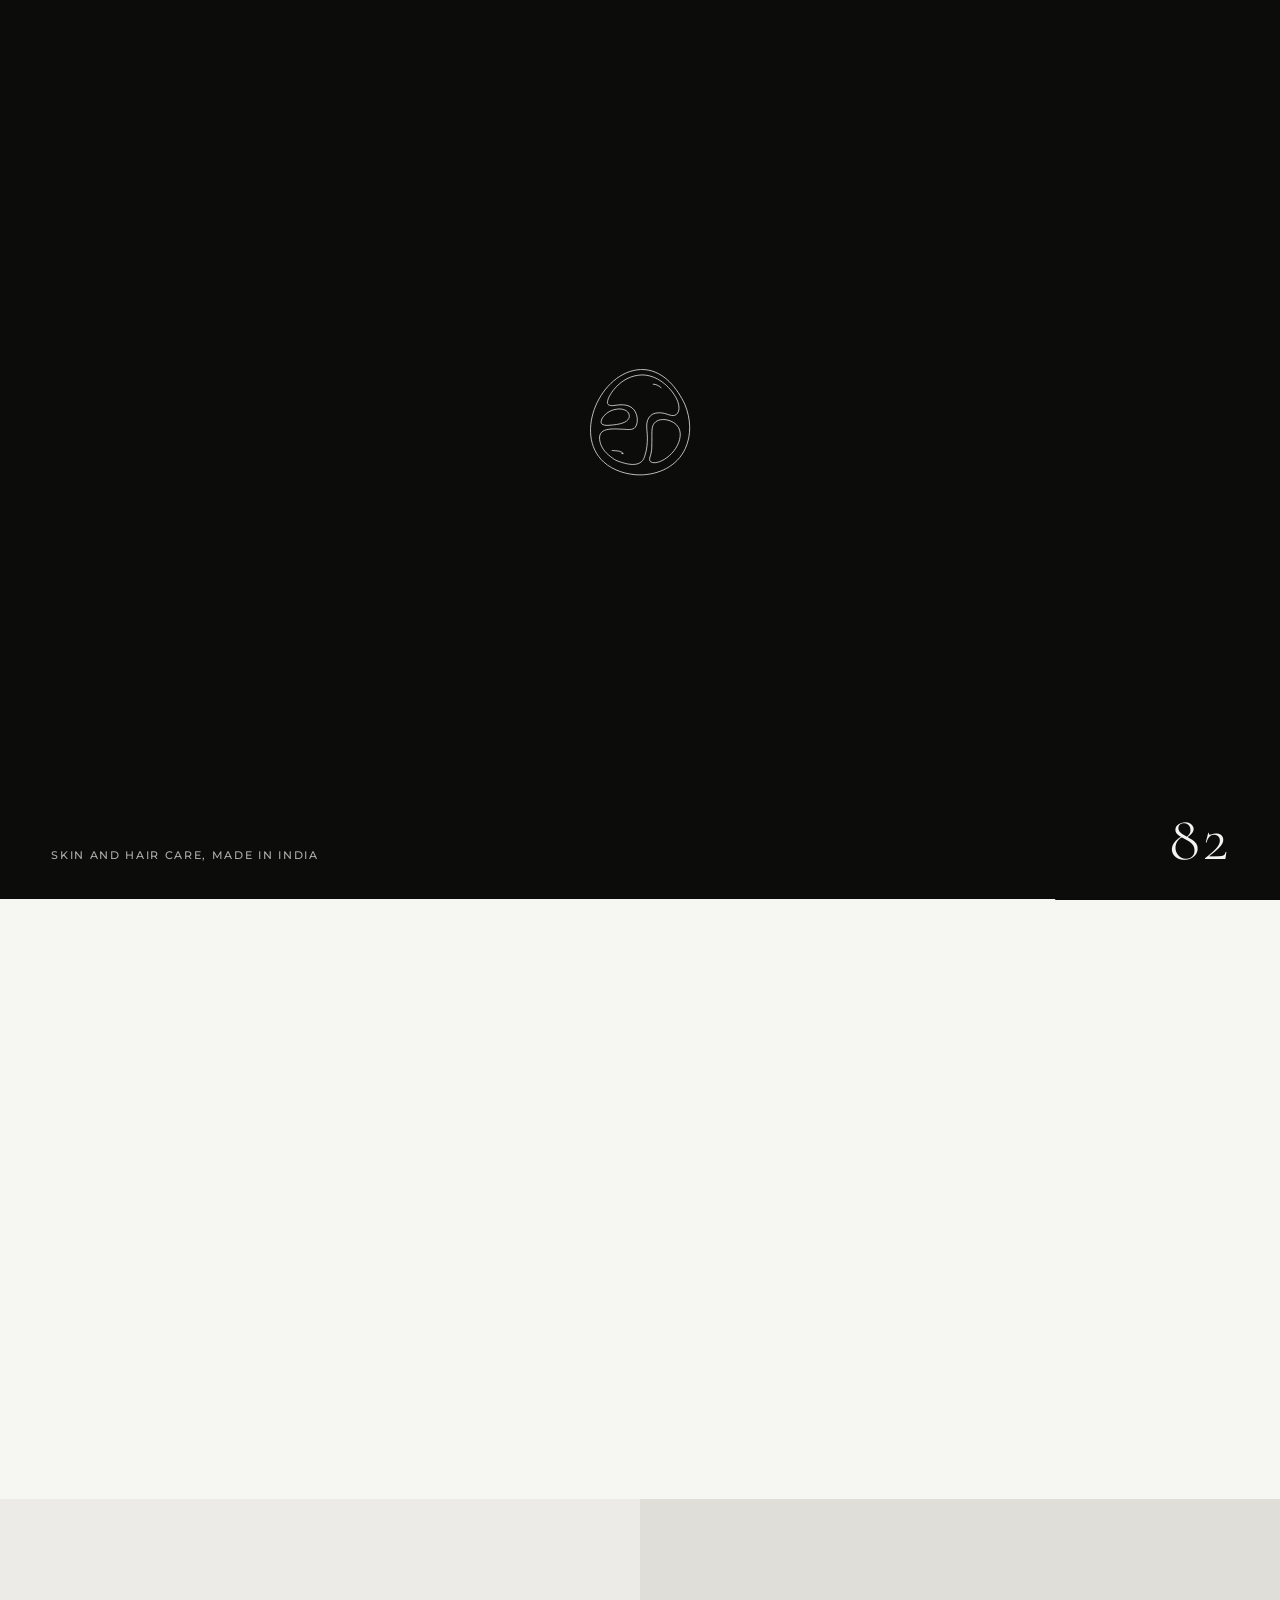
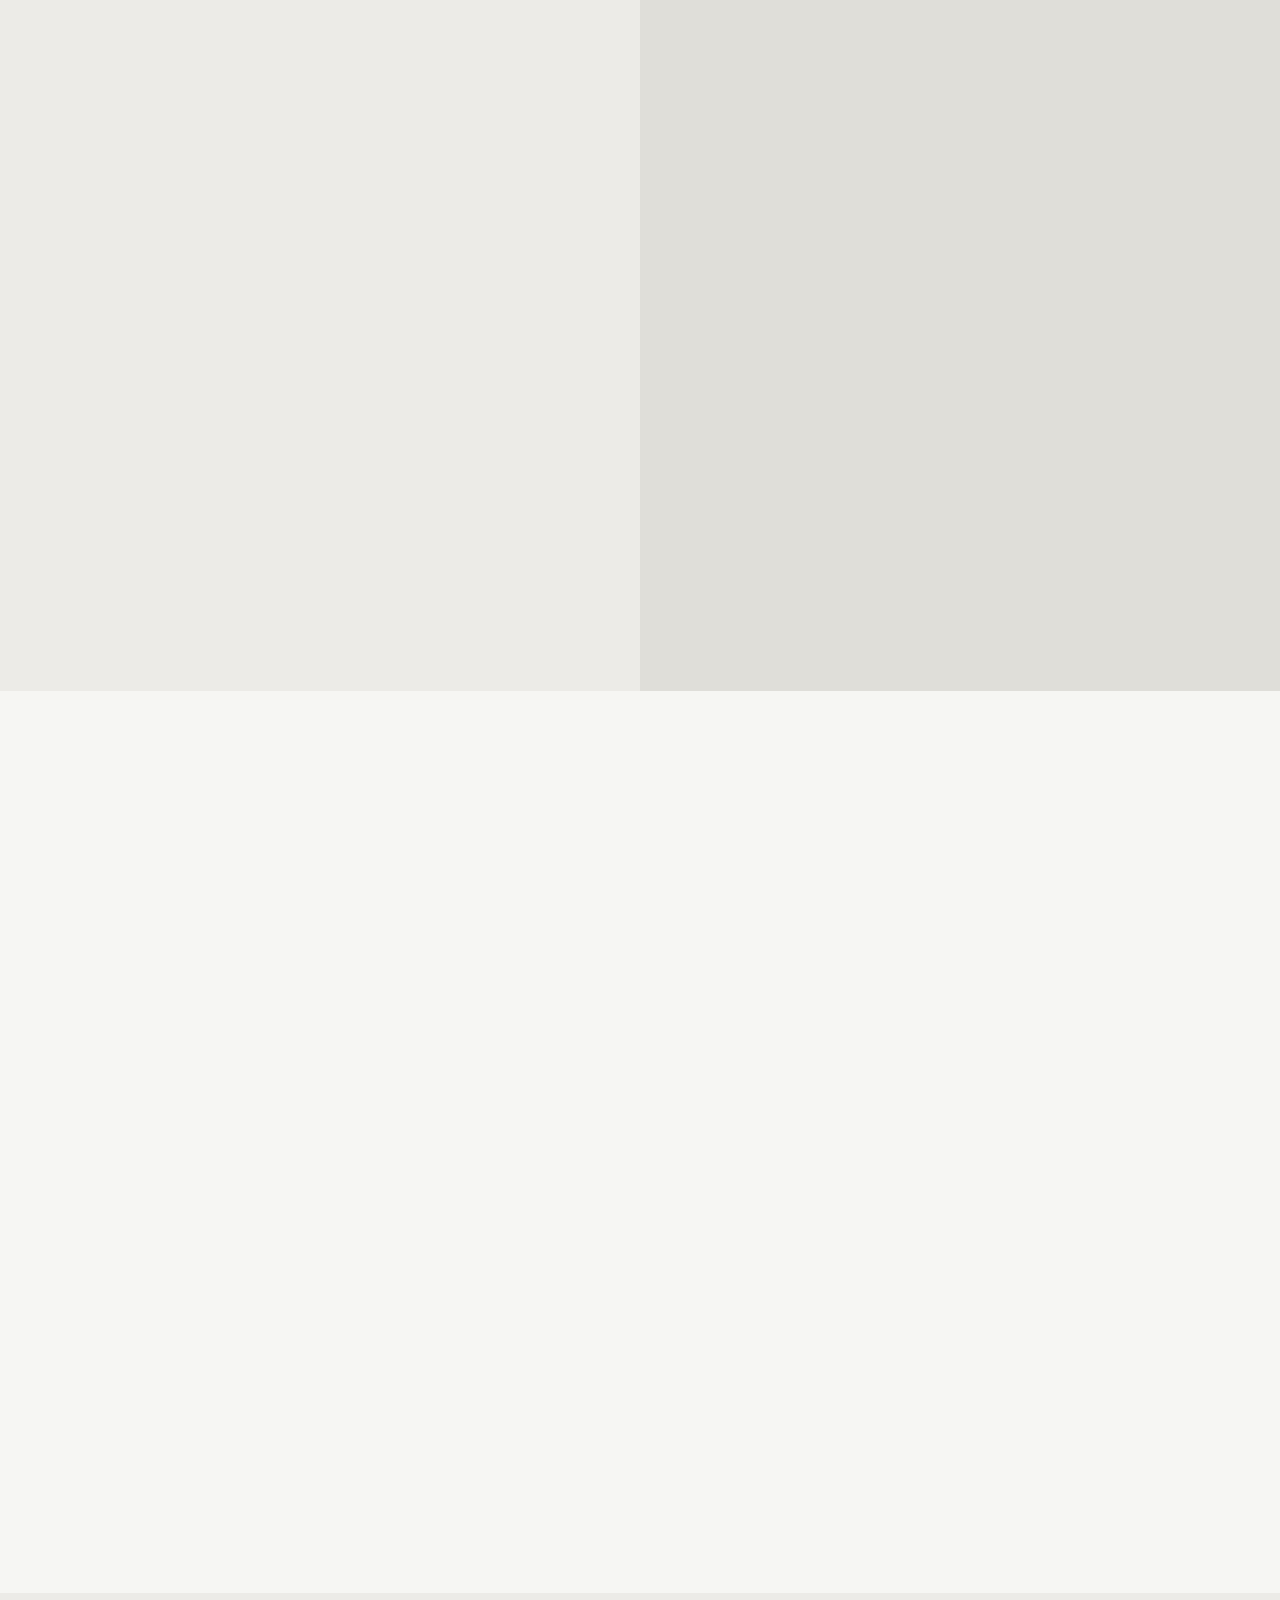
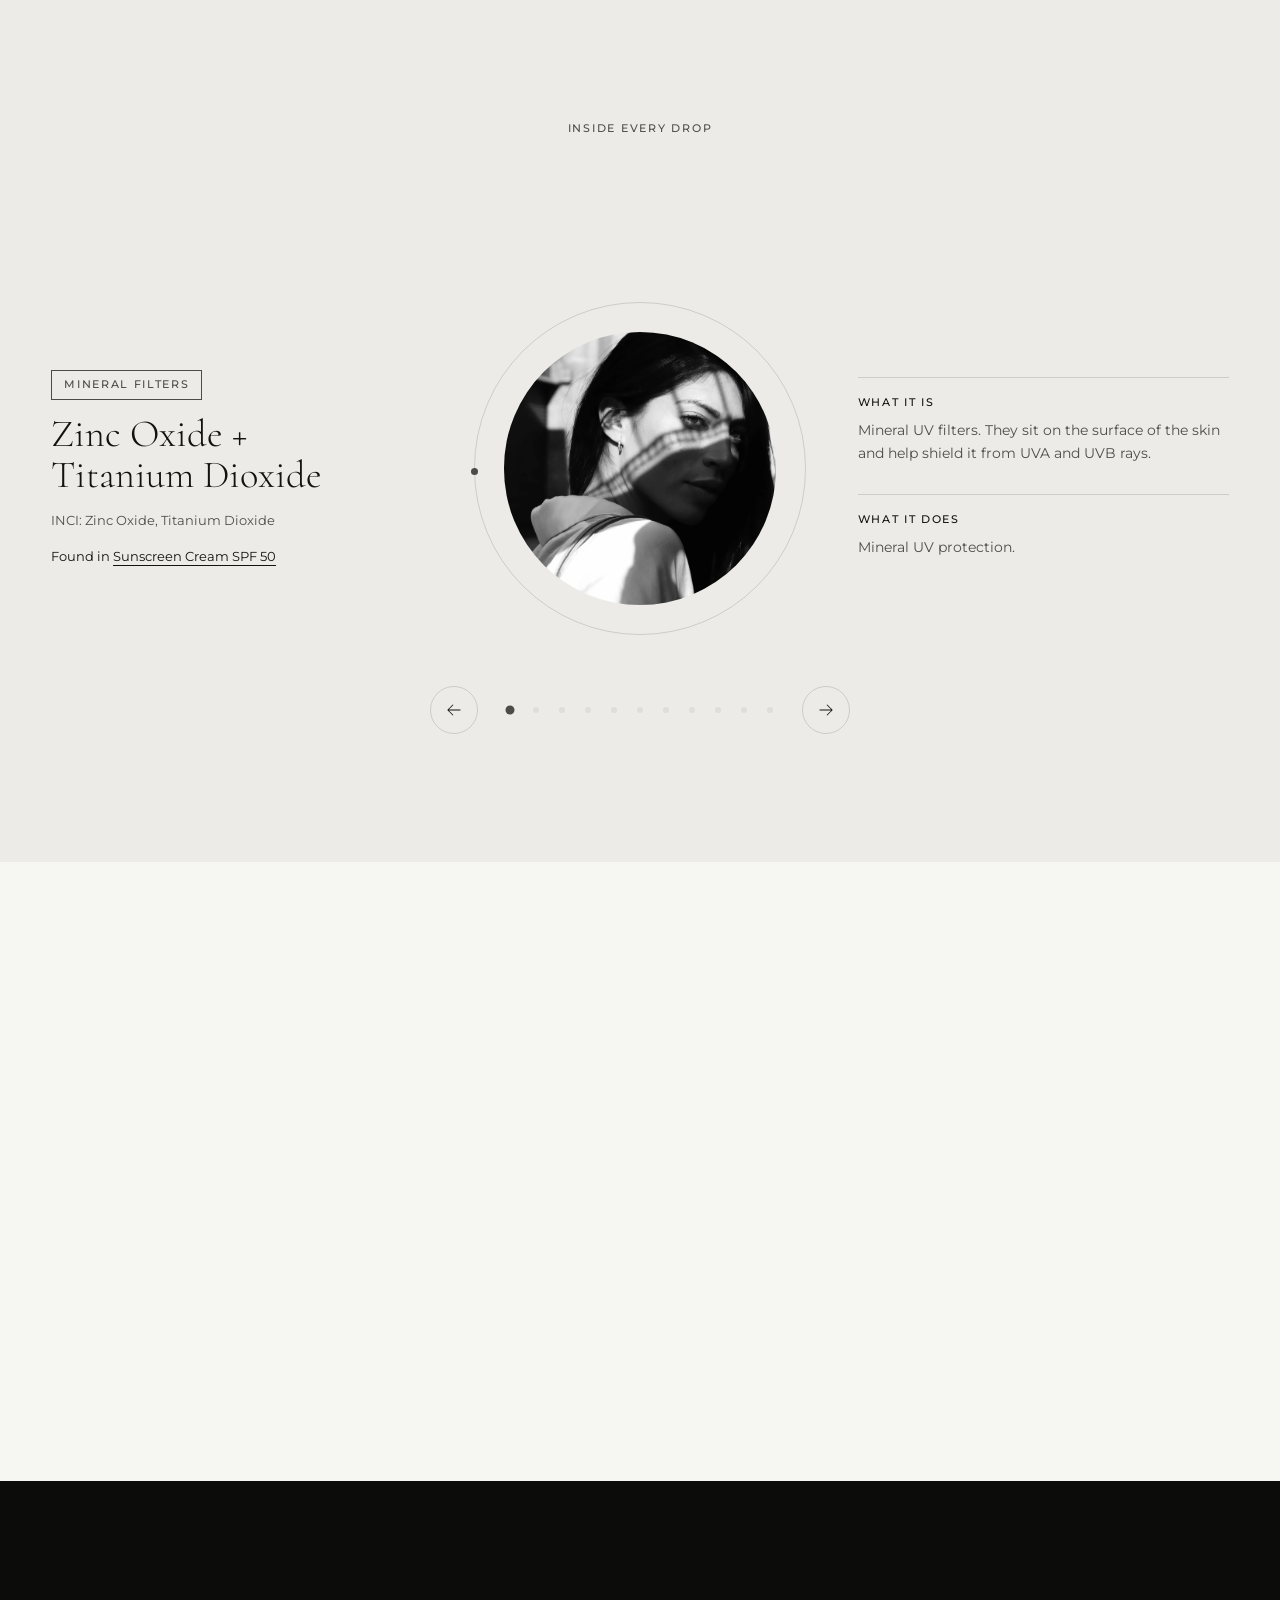
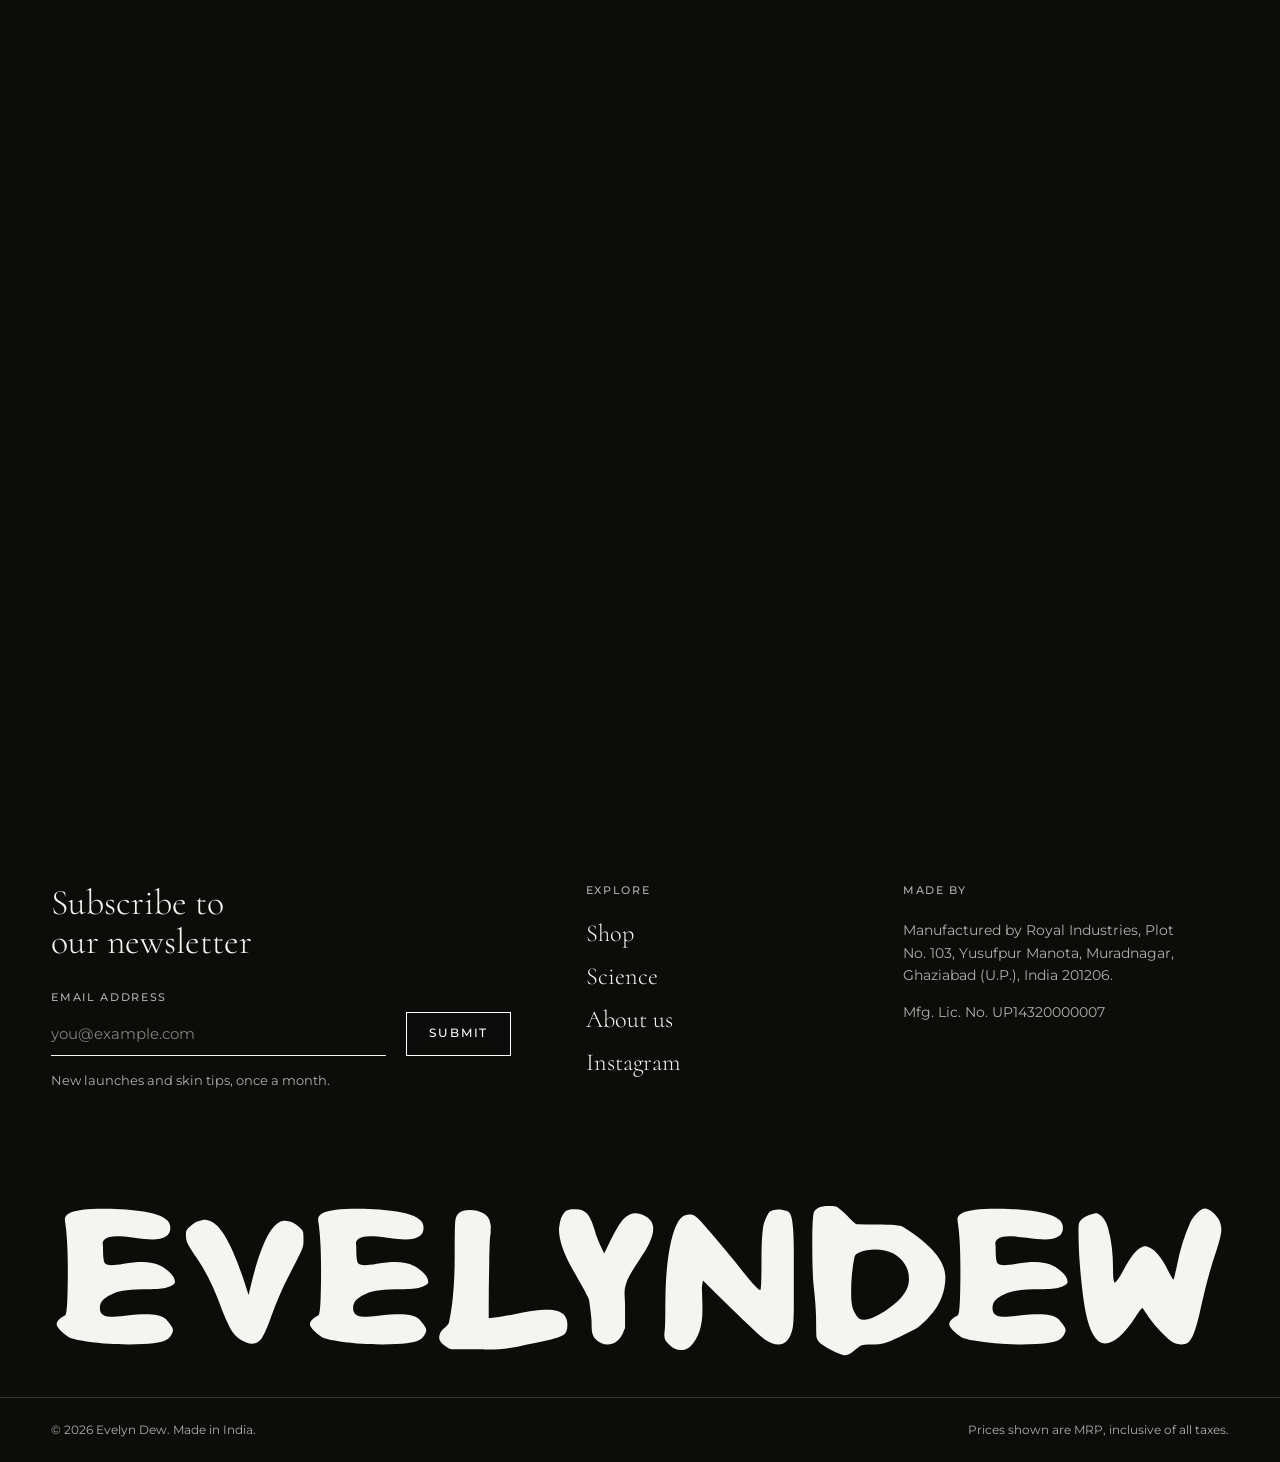
<file: science.html>
<!doctype html>
<html lang="en-IN">
<head>
  <meta charset="utf-8">
  <meta name="viewport" content="width=device-width, initial-scale=1">
  <meta http-equiv="Content-Security-Policy" content="default-src 'self'; script-src 'self' 'sha256-JDe89/LJECGnjdfuoGmjbimh7I2Yd+XpOuCpclTY9gI='; style-src 'self' 'unsafe-inline'; style-src-elem 'self'; style-src-attr 'unsafe-inline'; img-src 'self' data:; media-src 'self'; font-src 'self'; connect-src 'self'; object-src 'none'; base-uri 'self'; form-action 'self'; frame-src 'none'">
  <meta name="referrer" content="strict-origin-when-cross-origin">
  <title>Science | Evelyn Dew</title>
  <meta name="description" content="What goes into Evelyn Dew and why. Hero ingredients explained, full INCI lists on every carton, and what each product is free from.">
  <meta name="theme-color" content="#f6f6f3">
  <meta property="og:type" content="website">
  <meta property="og:site_name" content="Evelyn Dew">
  <meta property="og:title" content="Science | Evelyn Dew">
  <meta property="og:description" content="What goes into Evelyn Dew and why. Hero ingredients explained, full INCI lists on every carton, and what each product is free from.">
  <meta property="og:image" content="assets/img/photos/hero.webp">
  <meta name="twitter:card" content="summary_large_image">
  <link rel="icon" href="assets/img/logo/mark.svg" type="image/svg+xml">
  <link rel="icon" href="assets/img/logo/favicon-32.png" sizes="32x32" type="image/png">
  <link rel="apple-touch-icon" href="assets/img/logo/apple-touch-icon.png">
  <link rel="preload" href="assets/fonts/cormorant-latin-wght-normal.woff2" as="font" type="font/woff2" crossorigin>
  <link rel="preload" href="assets/fonts/montserrat-latin-wght-normal.woff2" as="font" type="font/woff2" crossorigin>
  <link rel="stylesheet" href="assets/vendor/lenis.css">
  <link rel="stylesheet" href="css/style.css">
  <script>(function(h){h.classList.add('js');try{if(matchMedia('(prefers-reduced-motion: reduce)').matches)return;h.classList.add('motion');if(!sessionStorage.getItem('ed-intro'))h.classList.add('is-intro');else if(sessionStorage.getItem('ed-nav'))h.classList.add('is-entering');sessionStorage.removeItem('ed-nav');}catch(e){}})(document.documentElement);</script>
</head>
<body class="page-science">
  <svg width="0" height="0" style="position:absolute" aria-hidden="true" focusable="false">
    <!-- Evelyn Dew logo (brand SVGs in /Gradient) + Phosphor Light icons -->
    <symbol id="mark" viewBox="113 -2 136 144"><path d="M182.56 0C208.94 -0.24 227.27 20.69 238.34 42.3C239.06 43.68 239.79 45.06 240.38 46.5C248.11 65.09 249.46 86.65 240.83 105.18C229.97 128.49 205.56 139.92 180.61 140C163.93 139.94 145.26 134.41 132.7 123.03C91.23 85.5 128.88 2.58 181.37 0.03C181.77 0.02 182.16 0.01 182.56 0ZM229.46 39.05C220.81 22.1 202.2 6.47 182.31 7.25C168.56 7.95 157.24 14.13 148.07 24.28C143.81 28.99 137.75 37.35 137.47 43.91C137.28 48.03 143.03 48.27 145.95 47.84C154.16 46.63 163.51 45.53 170.44 51.18C177.12 56.44 179.57 69.65 174.43 76.61C171.15 81.06 163.46 79.5 158.8 79.36C148.2 79.27 125.39 75.48 127.07 92.64C127.86 100.68 132.5 108.14 138.59 113.23C141.79 115.87 146.34 119.73 150.19 121.26C162.64 125.78 181.51 131.46 186.78 115.96C190.26 105.74 190.57 96.58 190.57 90.62C190.57 80.44 186.78 69.08 194.69 61.39C199.88 56.19 209.79 57.01 216.23 59.22C221.77 61.01 228.79 63.87 231.94 55.37C233.66 50.72 231.61 43.27 229.46 39.05ZM217.52 67.18C215.23 66.62 212.87 66.38 210.5 66.47C203.24 66.94 198.07 70.53 196.95 78.05C196.48 81.27 196.61 84.25 196.54 87.48C196.4 93.61 196.8 100.04 196.26 106.12C196.06 108.21 195.72 110.28 195.21 112.32C194.53 115.03 191.86 120.57 195.06 122.6C200.11 125.81 208.49 122.08 213.09 119.33C222.61 113.59 230.65 103.8 233.37 92.9C234.74 87.42 234.66 81.69 231.72 76.71C228.72 71.63 223.12 68.57 217.52 67.18ZM163.23 55.34C159.89 52.83 155.06 51.99 150.99 52.51C143.75 53.21 137.28 56.31 132.58 61.92C130.51 64.39 127.13 70.11 130.53 72.74C133.58 75.08 140.5 74.05 144.14 73.7C150.55 73.01 160.25 71.84 164.75 66.69C167.76 63.25 166.78 58 163.23 55.34Z"/><path d="M143.15 107.65C143.5 107.63 143.84 107.62 144.19 107.62C145.59 107.62 147.07 107.85 148.47 107.95C152.45 108.25 155.53 108.58 158.56 111.57C155.16 112.11 151.13 111.22 147.84 110.42C145.65 109.9 144.37 109.61 143.15 107.65Z"/><path d="M197.75 19.51C199.93 19.39 201.5 19.79 203.72 20.85C205.59 21.74 211.34 24.75 210.04 27.69C209.62 28.62 207.84 29.03 206.81 29.21C202.66 29.43 195.92 28.27 194.41 23.69C193.65 21.36 195.76 19.96 197.75 19.51Z"/></symbol>
    <symbol id="wordmark" viewBox="0 0 349 45"><path d="M9.36 1.08C10.99 0.89 13.15 0.79 15.84 0.79C20.4 0.79 24.26 1.08 27.43 1.66C31.61 2.38 34.13 3.48 34.99 4.97C35.23 5.4 35.35 5.93 35.35 6.55C35.35 8.81 33.55 9.94 29.95 9.94C28.66 9.94 26.88 9.77 24.62 9.43C22.46 9.14 20.74 9 19.44 9C17.76 9 16.58 9.29 15.91 9.86C15.43 10.3 15.24 10.82 15.34 11.45C15.38 11.64 15.41 11.88 15.41 12.17C15.41 12.17 15.41 12.36 15.41 12.74C15.41 15.24 15.62 16.68 16.06 17.06C16.44 17.4 17.06 17.57 17.93 17.57C18.79 17.57 19.99 17.42 21.53 17.14C23.64 16.8 25.44 16.63 26.93 16.63C29.09 16.63 30.91 16.99 32.4 17.71C33.41 18.19 34.34 18.86 35.21 19.73C36.12 20.59 36.62 21.46 36.72 22.32C36.77 22.51 36.74 22.68 36.65 22.82C36.46 23.3 35.66 23.76 34.27 24.19C33.26 24.53 31.37 24.7 28.58 24.7C23.69 24.7 20.38 25.08 18.65 25.85C17.06 26.52 15.91 27.26 15.19 28.08C14.71 28.66 14.47 29.4 14.47 30.31C14.47 30.7 14.54 31.06 14.69 31.39C15.17 32.35 16.27 32.83 18 32.83C18.82 32.83 20.11 32.74 21.89 32.54C24.53 32.26 26.62 32.11 28.15 32.11C30.74 32.11 32.59 32.5 33.7 33.26C34.13 33.55 34.8 34.34 35.71 35.64C36 36.02 36.14 36.41 36.14 36.79C36.14 36.98 36.07 37.27 35.93 37.66C35.5 38.62 34.97 39.26 34.34 39.6C32.81 40.56 29.06 41.04 23.11 41.04C17.74 41.04 13.03 40.66 9 39.89C7.37 39.6 6.12 39.26 5.26 38.88C4.68 38.59 3.89 37.97 2.88 37.01C2.06 36.19 1.66 35.52 1.66 34.99C1.66 34.18 2.42 33.36 3.96 32.54C4.1 32.5 4.2 32.42 4.25 32.33C4.73 31.85 4.97 27.26 4.97 18.58C4.97 13.1 4.73 8.66 4.25 5.26C4.15 4.63 4.1 4.18 4.1 3.89C4.1 2.45 5.86 1.51 9.36 1.08ZM43.86 4.46C44.73 4.22 45.3 4.1 45.59 4.1C46.07 4.1 46.74 4.3 47.61 4.68C50.49 6.07 53.56 11.52 56.82 21.02L58.55 26.35L59.27 23.33C62.15 11.42 65.27 5.14 68.63 4.46C68.82 4.42 69.06 4.39 69.35 4.39C70.79 4.39 72.18 5.02 73.53 6.26C74.2 6.89 74.58 7.34 74.68 7.63C74.77 7.92 74.82 8.64 74.82 9.79V10.58C74.82 11.45 74.63 12.31 74.25 13.18C73.86 14.04 72.71 16.34 70.79 20.09C68.68 24.07 66.81 28.37 65.17 32.98C64.12 36 63.21 38.06 62.44 39.17C61.67 40.27 60.66 40.82 59.41 40.82C58.74 40.82 57.85 40.54 56.75 39.96C55.65 39.34 54.81 38.64 54.23 37.87C53.17 36.67 51.73 33.62 49.91 28.73C47.99 23.59 45.78 19.2 43.29 15.55C41.85 13.44 40.93 12 40.55 11.23C40.17 10.46 39.97 9.6 39.97 8.64C39.97 7.92 40.05 7.44 40.19 7.2C40.33 6.91 40.69 6.5 41.27 5.98C42.23 5.11 43.09 4.61 43.86 4.46ZM84.42 1.08C86.05 0.89 88.21 0.79 90.9 0.79C95.46 0.79 99.32 1.08 102.49 1.66C106.67 2.38 109.19 3.48 110.05 4.97C110.29 5.4 110.41 5.93 110.41 6.55C110.41 8.81 108.61 9.94 105.01 9.94C103.72 9.94 101.94 9.77 99.68 9.43C97.52 9.14 95.8 9 94.5 9C92.82 9 91.64 9.29 90.97 9.86C90.49 10.3 90.3 10.82 90.4 11.45C90.44 11.64 90.47 11.88 90.47 12.17C90.47 12.17 90.47 12.36 90.47 12.74C90.47 15.24 90.68 16.68 91.12 17.06C91.5 17.4 92.12 17.57 92.99 17.57C93.85 17.57 95.05 17.42 96.59 17.14C98.7 16.8 100.5 16.63 101.99 16.63C104.15 16.63 105.97 16.99 107.46 17.71C108.47 18.19 109.4 18.86 110.27 19.73C111.18 20.59 111.68 21.46 111.78 22.32C111.83 22.51 111.8 22.68 111.71 22.82C111.52 23.3 110.72 23.76 109.33 24.19C108.32 24.53 106.43 24.7 103.64 24.7C98.75 24.7 95.44 25.08 93.71 25.85C92.12 26.52 90.97 27.26 90.25 28.08C89.77 28.66 89.53 29.4 89.53 30.31C89.53 30.7 89.6 31.06 89.75 31.39C90.23 32.35 91.33 32.83 93.06 32.83C93.88 32.83 95.17 32.74 96.95 32.54C99.59 32.26 101.68 32.11 103.21 32.11C105.8 32.11 107.65 32.5 108.76 33.26C109.19 33.55 109.86 34.34 110.77 35.64C111.06 36.02 111.2 36.41 111.2 36.79C111.2 36.98 111.13 37.27 110.99 37.66C110.56 38.62 110.03 39.26 109.4 39.6C107.87 40.56 104.12 41.04 98.17 41.04C92.8 41.04 88.09 40.66 84.06 39.89C82.43 39.6 81.18 39.26 80.32 38.88C79.74 38.59 78.95 37.97 77.94 37.01C77.12 36.19 76.72 35.52 76.72 34.99C76.72 34.18 77.48 33.36 79.02 32.54C79.16 32.5 79.26 32.42 79.31 32.33C79.79 31.85 80.03 27.26 80.03 18.58C80.03 13.1 79.79 8.66 79.31 5.26C79.21 4.63 79.16 4.18 79.16 3.89C79.16 2.45 80.92 1.51 84.42 1.08ZM121.95 1.51C122.62 1.27 123.34 1.15 124.11 1.15C125.69 1.15 127.03 1.49 128.14 2.16C129.05 2.74 129.63 3.36 129.87 4.03C130.06 4.51 130.23 5.21 130.37 6.12C130.37 6.12 130.37 6.19 130.37 6.34C130.32 6.53 130.3 6.7 130.3 6.84C130.3 6.84 130.3 7.27 130.3 8.14C130.11 8.28 129.96 11.3 129.87 17.21C129.77 23.06 129.72 27.55 129.72 30.67V33.26L131.45 33.05C132.17 33.05 134.38 32.66 138.07 31.9C141.77 31.13 144.75 30.74 147 30.74C149.45 30.74 151.13 31.25 152.04 32.26C152.72 33.07 153.05 34.08 153.05 35.28C153.05 36.82 152.62 37.82 151.75 38.3C150.22 39.12 146.67 40.03 141.1 41.04C136.83 42.14 132.63 42.65 128.5 42.55C128.21 42.5 127.95 42.48 127.71 42.48C127.71 42.48 127.3 42.48 126.48 42.48C126.48 42.48 126.03 42.48 125.11 42.48C125.11 42.48 123.24 42.48 119.5 42.48C118.68 42.48 117.96 42.26 117.34 41.83C115.8 40.87 115.03 39.94 115.03 39.02C115.03 37.92 115.61 36.91 116.76 36C117.19 35.71 117.58 35.28 117.92 34.7C117.92 34.7 118.06 33.94 118.35 32.4C119.21 27.65 119.64 21.74 119.64 14.69C119.64 8.88 119.69 5.52 119.79 4.61C119.88 3.7 120.08 3.05 120.36 2.66C120.8 2.14 121.32 1.75 121.95 1.51ZM152.71 1.44C153.19 1.1 153.86 0.94 154.72 0.94H155.59C156.93 0.94 158.01 1.37 158.83 2.23C159.64 3.05 160.44 4.78 161.2 7.42C161.54 8.71 162.12 10.22 162.93 11.95L163.94 14.11L165.96 9.94C167.4 7.06 168.64 5.04 169.7 3.89C170.76 2.74 171.96 2.16 173.3 2.16C174.16 2.16 175.08 2.42 176.04 2.95C177 3.48 177.62 4.03 177.91 4.61C178.29 5.23 178.48 5.95 178.48 6.77C178.48 8.98 177.14 12 174.45 15.84C172.53 18.67 171.31 20.74 170.78 22.03C170.25 23.42 169.99 24.6 169.99 25.56C169.99 25.56 169.99 25.61 169.99 25.7C169.99 25.7 169.99 25.8 169.99 25.99C169.99 25.99 169.99 26.11 169.99 26.35C170.08 27.84 170.13 29.11 170.13 30.17V36.14L169.41 37.87C168.36 39.98 166.87 41.04 164.95 41.04C163.6 41.04 162.36 40.44 161.2 39.24C160.92 39 160.68 38.54 160.48 37.87C160.29 37.34 160.2 36.1 160.2 34.13C160.2 33.46 159.96 31.39 159.48 27.94C159.38 27.26 157.7 24.12 154.44 18.5C151.84 13.9 150.55 10.06 150.55 6.98C150.55 6.46 150.6 6.07 150.69 5.83C150.98 3.67 151.65 2.21 152.71 1.44ZM213.09 1.66C213.76 1.22 214.58 1.01 215.54 1.01C216.45 1.01 217.31 1.18 218.13 1.51C218.75 1.75 219.19 2.33 219.43 3.24C219.91 5.11 220.15 8.42 220.15 13.18C220.15 13.18 220.15 18.67 220.15 29.66C220.15 32.98 220.03 35.18 219.79 36.29C219.07 39.46 217.67 41.04 215.61 41.04C214.36 41.04 212.97 40.51 211.43 39.46C209.99 38.4 206.63 35.28 201.35 30.1L193.22 22.1L193 23.33C192.91 23.86 192.88 24.36 192.93 24.84C192.98 26.28 193 27.38 193 28.15C193.05 28.25 193.07 29.16 193.07 30.89C193.07 35.69 191.87 39.26 189.47 41.62C188.75 42.34 187.75 42.7 186.45 42.7C185.15 42.7 183.79 41.86 182.35 40.18C181.96 39.74 181.77 39.05 181.77 38.09C181.77 37.85 181.79 37.61 181.84 37.37C181.99 36.41 182.06 34.3 182.06 31.03C182.06 23.11 182.51 16.8 183.43 12.1C184.39 7.39 185.56 4.46 186.95 3.31C187.58 2.78 188.32 2.52 189.19 2.52C189.81 2.52 190.34 2.64 190.77 2.88C191.39 3.22 193.07 4.99 195.81 8.21C199.12 12.05 202.19 15.79 205.03 19.44C207.91 23.09 209.61 24.91 210.14 24.91H210.21C210.45 24.91 210.57 22.08 210.57 16.42C210.57 9.94 210.88 5.98 211.51 4.54C212.23 2.81 212.75 1.85 213.09 1.66ZM249.67 14.11C248.04 13.3 246.21 12.89 244.2 12.89C242.47 12.89 240.98 13.15 239.73 13.68C238.77 14.06 238.25 14.52 238.15 15.05C237.48 18.17 237.14 21.72 237.14 25.7C237.14 27.72 237.29 29.21 237.57 30.17C237.77 30.89 238.15 31.68 238.73 32.54C239.21 33.31 239.88 33.7 240.74 33.7H241.03C242.66 33.7 244.97 32.66 247.94 30.6C250.92 28.49 252.79 26.54 253.56 24.77C254.04 23.81 254.28 22.73 254.28 21.53C254.28 19.99 253.87 18.58 253.05 17.28C252.24 15.94 251.11 14.88 249.67 14.11ZM227.49 0.5C228.02 0.17 229.13 3.53e-05 230.81 3.53e-05C231.91 3.53e-05 232.63 0.1 232.97 0.29C233.69 0.72 234.74 1.63 236.13 3.02C237.62 4.61 238.53 5.4 238.87 5.4C240.84 5.45 242.81 5.47 244.77 5.47C249.14 5.47 251.73 5.71 252.55 6.19C260.9 11.38 265.08 16.34 265.08 21.1C265.08 24.12 264.26 27.02 262.63 29.81C261.96 30.91 261.02 32.09 259.82 33.34C258.33 34.87 257.21 35.86 256.44 36.29C254.09 37.54 251.93 38.59 249.96 39.46C247.99 40.51 245.9 41.04 243.69 41.04C243.69 41.04 243.48 41.04 243.05 41.04C243.05 41.04 242.73 41.04 242.11 41.04C241.44 41.04 240.84 41.11 240.31 41.26C239.93 41.35 239.06 41.98 237.72 43.13C236.95 43.85 236.09 44.21 235.13 44.21C234.45 44.21 233.16 43.7 231.24 42.7C229.37 41.74 228.17 40.94 227.64 40.32C227.3 39.89 227.06 39.46 226.92 39.02C226.82 38.59 226.77 37.25 226.77 34.99C226.77 31.73 226.53 28.01 226.05 23.83C225.77 21.05 225.62 16.78 225.62 11.02C225.62 5.45 225.81 2.33 226.2 1.66C226.34 1.27 226.77 0.89 227.49 0.5ZM273.92 1.08C275.55 0.89 277.71 0.79 280.4 0.79C284.96 0.79 288.82 1.08 291.99 1.66C296.17 2.38 298.69 3.48 299.55 4.97C299.79 5.4 299.91 5.93 299.91 6.55C299.91 8.81 298.11 9.94 294.51 9.94C293.21 9.94 291.44 9.77 289.18 9.43C287.02 9.14 285.29 9 284 9C282.32 9 281.14 9.29 280.47 9.86C279.99 10.3 279.8 10.82 279.89 11.45C279.94 11.64 279.97 11.88 279.97 12.17C279.97 12.17 279.97 12.36 279.97 12.74C279.97 15.24 280.18 16.68 280.61 17.06C281 17.4 281.62 17.57 282.49 17.57C283.35 17.57 284.55 17.42 286.09 17.14C288.2 16.8 290 16.63 291.49 16.63C293.65 16.63 295.47 16.99 296.96 17.71C297.97 18.19 298.9 18.86 299.77 19.73C300.68 20.59 301.18 21.46 301.28 22.32C301.33 22.51 301.3 22.68 301.21 22.82C301.01 23.3 300.22 23.76 298.83 24.19C297.82 24.53 295.93 24.7 293.14 24.7C288.25 24.7 284.93 25.08 283.21 25.85C281.62 26.52 280.47 27.26 279.75 28.08C279.27 28.66 279.03 29.4 279.03 30.31C279.03 30.7 279.1 31.06 279.25 31.39C279.73 32.35 280.83 32.83 282.56 32.83C283.37 32.83 284.67 32.74 286.45 32.54C289.09 32.26 291.17 32.11 292.71 32.11C295.3 32.11 297.15 32.5 298.25 33.26C298.69 33.55 299.36 34.34 300.27 35.64C300.56 36.02 300.7 36.41 300.7 36.79C300.7 36.98 300.63 37.27 300.49 37.66C300.05 38.62 299.53 39.26 298.9 39.6C297.37 40.56 293.62 41.04 287.67 41.04C282.29 41.04 277.59 40.66 273.56 39.89C271.93 39.6 270.68 39.26 269.81 38.88C269.24 38.59 268.45 37.97 267.44 37.01C266.62 36.19 266.21 35.52 266.21 34.99C266.21 34.18 266.98 33.36 268.52 32.54C268.66 32.5 268.76 32.42 268.81 32.33C269.29 31.85 269.53 27.26 269.53 18.58C269.53 13.1 269.29 8.66 268.81 5.26C268.71 4.63 268.66 4.18 268.66 3.89C268.66 2.45 270.41 1.51 273.92 1.08ZM337.65 4.9C338.04 4.03 338.68 3.12 339.6 2.16C340.51 1.2 341.3 0.72 341.97 0.72C342.64 0.72 343.39 1.08 344.2 1.8C345.02 2.47 345.67 3.24 346.15 4.1C346.63 5.16 346.87 6.12 346.87 6.98C346.87 8.33 346.2 10.97 344.85 14.9C343.51 18.89 342.02 24.55 340.39 31.9C339.24 36.89 338.08 39.77 336.93 40.54C336.45 40.87 335.83 41.04 335.06 41.04C334.29 41.04 333.52 40.87 332.76 40.54C331.99 40.2 330.84 39.24 329.3 37.66C327.76 36.07 326.47 34.54 325.41 33.05C325.41 33.05 324.79 32.11 323.54 30.24C323.25 30.24 322.53 31.15 321.38 32.98C317.92 38.16 314.95 40.75 312.45 40.75C311.68 40.75 310.96 40.49 310.29 39.96C308.08 37.99 306.55 33.02 305.68 25.06C304.92 18.48 304.53 12.65 304.53 7.56C304.53 6.31 304.58 5.5 304.68 5.11C304.77 4.78 305.01 4.42 305.4 4.03C306.12 3.22 307.51 2.59 309.57 2.16C309.57 2.16 309.67 2.16 309.86 2.16H310C311.64 2.88 312.74 4.39 313.32 6.7C314.28 10.15 314.76 14.11 314.76 18.58C314.76 20.59 314.85 21.84 315.04 22.32C315.04 22.46 315.07 22.56 315.12 22.61C315.16 22.66 315.24 22.68 315.33 22.68C315.43 22.63 315.52 22.56 315.62 22.46C315.72 22.37 315.86 22.2 316.05 21.96C316.53 21.34 317.2 20.21 318.07 18.58C319.99 15.07 321.62 13.01 322.96 12.38C323.54 12.1 323.97 11.95 324.26 11.95C324.55 11.95 324.98 12.07 325.56 12.31C327.28 13.03 329.11 15.26 331.03 19.01C331.99 20.88 332.56 21.82 332.76 21.82C332.76 21.82 333.04 20.57 333.62 18.07C334.53 13.22 335.88 8.83 337.65 4.9Z"/></symbol>
    <symbol id="i-x" viewBox="0 0 256 256"><path d="M204.24,195.76a6,6,0,1,1-8.48,8.48L128,136.49,60.24,204.24a6,6,0,0,1-8.48-8.48L119.51,128,51.76,60.24a6,6,0,0,1,8.48-8.48L128,119.51l67.76-67.75a6,6,0,0,1,8.48,8.48L136.49,128Z"/></symbol>
    <symbol id="i-plus" viewBox="0 0 256 256"><path d="M222,128a6,6,0,0,1-6,6H134v82a6,6,0,0,1-12,0V134H40a6,6,0,0,1,0-12h82V40a6,6,0,0,1,12,0v82h82A6,6,0,0,1,222,128Z"/></symbol>
    <symbol id="i-minus" viewBox="0 0 256 256"><path d="M222,128a6,6,0,0,1-6,6H40a6,6,0,0,1,0-12H216A6,6,0,0,1,222,128Z"/></symbol>
    <symbol id="i-list" viewBox="0 0 256 256"><path d="M222,128a6,6,0,0,1-6,6H40a6,6,0,0,1,0-12H216A6,6,0,0,1,222,128ZM40,70H216a6,6,0,0,0,0-12H40a6,6,0,0,0,0,12ZM216,186H40a6,6,0,0,0,0,12H216a6,6,0,0,0,0-12Z"/></symbol>
    <symbol id="i-check" viewBox="0 0 256 256"><path d="M228.24,76.24l-128,128a6,6,0,0,1-8.48,0l-56-56a6,6,0,0,1,8.48-8.48L96,191.51,219.76,67.76a6,6,0,0,1,8.48,8.48Z"/></symbol>
    <symbol id="i-arrow" viewBox="0 0 256 256"><path d="M220.24,132.24l-72,72a6,6,0,0,1-8.48-8.48L201.51,134H40a6,6,0,0,1,0-12H201.51L139.76,60.24a6,6,0,0,1,8.48-8.48l72,72A6,6,0,0,1,220.24,132.24Z"/></symbol>
    <symbol id="i-pause" viewBox="0 0 256 256"><path d="M200,34H160a14,14,0,0,0-14,14V208a14,14,0,0,0,14,14h40a14,14,0,0,0,14-14V48A14,14,0,0,0,200,34Zm2,174a2,2,0,0,1-2,2H160a2,2,0,0,1-2-2V48a2,2,0,0,1,2-2h40a2,2,0,0,1,2,2ZM96,34H56A14,14,0,0,0,42,48V208a14,14,0,0,0,14,14H96a14,14,0,0,0,14-14V48A14,14,0,0,0,96,34Zm2,174a2,2,0,0,1-2,2H56a2,2,0,0,1-2-2V48a2,2,0,0,1,2-2H96a2,2,0,0,1,2,2Z"/></symbol>
    <symbol id="i-play" viewBox="0 0 256 256"><path d="M231.36,116.19,87.28,28.06a14,14,0,0,0-14.18-.27A13.69,13.69,0,0,0,66,39.87V216.13a13.69,13.69,0,0,0,7.1,12.08,14,14,0,0,0,14.18-.27l144.08-88.13a13.82,13.82,0,0,0,0-23.62Zm-6.26,13.38L81,217.7a2,2,0,0,1-2.06,0,1.78,1.78,0,0,1-1-1.61V39.87a1.78,1.78,0,0,1,1-1.61A2.06,2.06,0,0,1,80,38a2,2,0,0,1,1,.31L225.1,126.43a1.82,1.82,0,0,1,0,3.14Z"/></symbol>
  </svg>

  <a class="skip-link" href="#main">Skip to content</a>

  <div class="loader" data-loader aria-hidden="true">
    <div class="loader__center">
      <svg class="loader__mark" viewBox="113 -2 136 144" focusable="false"><use href="#mark" x="113" y="-2" width="136" height="144"/></svg>
      <svg class="loader__word" viewBox="0 0 349 45" focusable="false"><use href="#wordmark"/></svg>
    </div>
    <div class="loader__foot"><span>Skin and hair care, made in India</span><span class="loader__count" data-loader-count>0</span></div>
    <span class="loader__bar" data-loader-bar></span>
  </div>
  <div class="curtain" data-curtain aria-hidden="true"><svg class="curtain__mark" viewBox="113 -2 136 144" focusable="false"><use href="#mark" x="113" y="-2" width="136" height="144"/></svg></div>

  <header class="site-header" data-header>
    <nav class="nav" aria-label="Primary">
      <a href="science.html" aria-current="page">Science</a>
      <a href="about.html">About us</a>
      <a href="shop.html">Shop</a>
    </nav>
    <button class="icon-btn menu-btn" type="button" aria-label="Open menu" aria-expanded="false" aria-controls="menu" data-menu-open><svg class="icon" aria-hidden="true" focusable="false"><use href="#i-list"/></svg></button>
    <a class="brand" href="index.html" aria-label="Evelyn Dew, home"><svg class="brand__word" viewBox="0 0 349 45" aria-hidden="true" focusable="false"><use href="#wordmark"/></svg></a>
    <div class="header-actions">
      <button class="bag-btn" type="button" data-bag-open aria-haspopup="dialog">Bag (<span data-bag-count>0</span>)<span class="visually-hidden"> items in your bag</span></button>
    </div>
  </header>

  <div class="menu" id="menu" aria-hidden="true">
    <div class="menu__top">
      <button class="icon-btn" type="button" aria-label="Close menu" data-menu-close><svg class="icon" aria-hidden="true" focusable="false"><use href="#i-x"/></svg></button>
      <svg class="brand__word" viewBox="0 0 349 45" aria-hidden="true" focusable="false"><use href="#wordmark"/></svg>
    </div>
    <nav class="menu__nav" aria-label="Mobile">
      <a href="index.html" data-menu-link style="--i:0">Home</a>
      <a href="science.html" data-menu-link style="--i:1" aria-current="page">Science</a>
      <a href="about.html" data-menu-link style="--i:2">About us</a>
      <a href="shop.html" data-menu-link style="--i:3">Shop</a>
    </nav>
    <div class="menu__foot"><span>Made in India</span><a href="https://instagram.com/evelyndew" rel="noopener noreferrer" target="_blank">Instagram</a></div>
  </div>

  <main id="main" tabindex="-1">
    <section class="wrap page-top page-head" aria-labelledby="sci-title">
      <div class="page-head__copy">
        <nav class="crumbs" aria-label="Breadcrumb" data-reveal><a href="index.html">Home</a><span aria-hidden="true">/</span><span aria-current="page">Science</span></nav>
        <h1 class="t-display" id="sci-title" data-split>The science of <em>starting fresh</em></h1>
        <p class="lede" data-reveal>Every ingredient on the label, and the reason it is there.</p>
      </div>
      <div class="frame page-head__media" data-clip><img src="assets/img/photos/dropper.webp" alt="" width="1400" height="2100" fetchpriority="high" style="object-position:50% 80%"></div>
    </section>

    <section class="split split--rev" aria-labelledby="sci-short" style="padding-top:0">
      <div class="frame split__media split__media--wide" data-clip><img src="assets/img/photos/serum-profile.webp" alt="" loading="lazy" width="1800" height="1200" data-parallax></div>
      <div class="split__text">
        <h2 class="d2" id="sci-short" data-split>Short formulas. <em>Clear labels.</em></h2>
        <div class="prose" data-reveal>
          <p>Evelyn Dew is made in India for everyday skin and hair. Each formula pairs a few well-known actives with gentle supporting ingredients.</p>
          <p>Every one of them is printed in full on the carton, using INCI names: the international standard for ingredient labels.</p>
        </div>
      </div>
    </section>

    <section class="band" aria-labelledby="sci-label">
      <div class="band__panel">
        <h2 class="d1" id="sci-label" data-split>Care begins with <em>the label.</em></h2>
        <p class="lede" data-reveal>Nothing hidden. Full ingredient lists on every carton, and on every product page here.</p>
      </div>
      <div class="band__aside">
        <div class="label-card" data-label-card="sunscreen" data-reveal></div>
      </div>
    </section>

    <section class="wrap section statement" aria-labelledby="sci-statement">
      <h2 class="d1" id="sci-statement" data-split>Good care is consistent, <em>not complicated.</em></h2>
      <p class="statement__sub" data-reveal>Three products for three moments: morning, night and a weekly oil massage.</p>
    </section>

    <section class="wrap section" aria-labelledby="sci-hold" style="padding-top:0">
      <div class="sec-head"><h2 class="d2" id="sci-hold" data-split>What we <em>hold to</em></h2></div>
      <div class="principles">
        <article class="principle" data-reveal>
          <h3 class="principle__title">Transparency</h3>
          <p>Full ingredient lists on every carton, with the hero ingredients named on the side panel.</p>
        </article>
        <article class="principle" data-reveal style="--d:.1s">
          <h3 class="principle__title">Gentleness</h3>
          <p>Paraben free and cruelty free across the range, with a patch-test reminder on every product.</p>
        </article>
        <article class="principle" data-reveal style="--d:.2s">
          <h3 class="principle__title">Routine</h3>
          <p>Each product has its own moment in your day, so care stays simple to follow.</p>
        </article>
      </div>
    </section>

    <section class="section section--tint spotlight" id="ingredients" aria-labelledby="ing-title">
      <div class="wrap">
        <div class="sec-head sec-head--center">
          <p class="label muted">Inside every drop</p>
          <h2 class="d1" id="ing-title" data-split>The ingredients that <em>do the work</em></h2>
        </div>
        <div class="spotlight__stage" data-spotlight role="region" aria-roledescription="carousel" aria-label="Key ingredients"></div>
        <div class="pager">
          <button class="arrow-btn arrow-btn--prev" type="button" data-spot-prev aria-label="Previous ingredient"><svg class="icon" aria-hidden="true" focusable="false"><use href="#i-arrow"/></svg></button>
          <div class="dots" data-spot-dots></div>
          <button class="arrow-btn" type="button" data-spot-next aria-label="Next ingredient"><svg class="icon" aria-hidden="true" focusable="false"><use href="#i-arrow"/></svg></button>
        </div>
        <p class="visually-hidden" aria-live="polite" data-spot-status></p>
      </div>
    </section>

    <section class="wrap section" aria-labelledby="ff-title">
      <div class="sec-head">
        <h2 class="d1" id="ff-title" data-split>Free <em>from</em></h2>
        <p class="lede" data-reveal>As printed on each carton.</p>
      </div>
      <div class="freefrom" data-freefrom></div>
    </section>

    <section class="closer" data-closer aria-labelledby="closer-title">
      <div class="closer__media"><img src="assets/img/photos/oil-bottles.webp" alt="" loading="lazy" width="1800" height="1201" style="object-position:40% 50%"></div>
      <div class="closer__content">
        <h2 class="d1" id="closer-title" data-split>Three products.<br> <em>One fresh start.</em></h2>
        <a class="btn btn--light" href="shop.html" data-reveal>Shop the collection <svg class="icon" aria-hidden="true" focusable="false"><use href="#i-arrow"/></svg></a>
      </div>
    </section>
  </main>

  <footer class="site-footer">
    <div class="wrap footer__top">
      <form class="news" data-newsletter novalidate>
        <h2 class="news__title">Subscribe to our newsletter</h2>
        <div class="news__row" data-form-row>
          <div class="news__field">
            <label for="email">Email address</label>
            <input id="email" name="email" type="email" autocomplete="email" inputmode="email" placeholder="you@example.com" spellcheck="false" aria-describedby="email-help email-error" required>
          </div>
          <button class="btn btn--light" type="submit">Submit</button>
        </div>
        <p class="news__help" id="email-help">New launches and skin tips, once a month.</p>
        <p class="news__error" id="email-error" role="alert" hidden></p>
      </form>
      <nav class="footer__col" aria-label="Footer">
        <h2>Explore</h2>
        <a href="shop.html">Shop</a>
        <a href="science.html">Science</a>
        <a href="about.html">About us</a>
        <a href="https://instagram.com/evelyndew" rel="noopener noreferrer" target="_blank">Instagram</a>
      </nav>
      <div class="footer__col">
        <h2>Made by</h2>
        <p>Manufactured by Royal Industries, Plot No. 103, Yusufpur Manota, Muradnagar, Ghaziabad (U.P.), India 201206.</p>
        <p>Mfg. Lic. No. UP14320000007</p>
      </div>
    </div>
    <svg class="footer__word" viewBox="0 0 349 45" aria-hidden="true" focusable="false"><use href="#wordmark"/></svg>
    <div class="footer__base">
      <span>&copy; 2026 Evelyn Dew. Made in India.</span>
      <span>Prices shown are MRP, inclusive of all taxes.</span>
    </div>
  </footer>

  <script src="assets/vendor/gsap.min.js" defer></script>
  <script src="assets/vendor/ScrollTrigger.min.js" defer></script>
  <script src="assets/vendor/SplitText.min.js" defer></script>
  <script src="assets/vendor/lenis.min.js" defer></script>
  <script src="js/products.js" defer></script>
  <script src="js/main.js" defer></script>
  <script src="js/motion.js" defer></script>
</body>
</html>
</file>
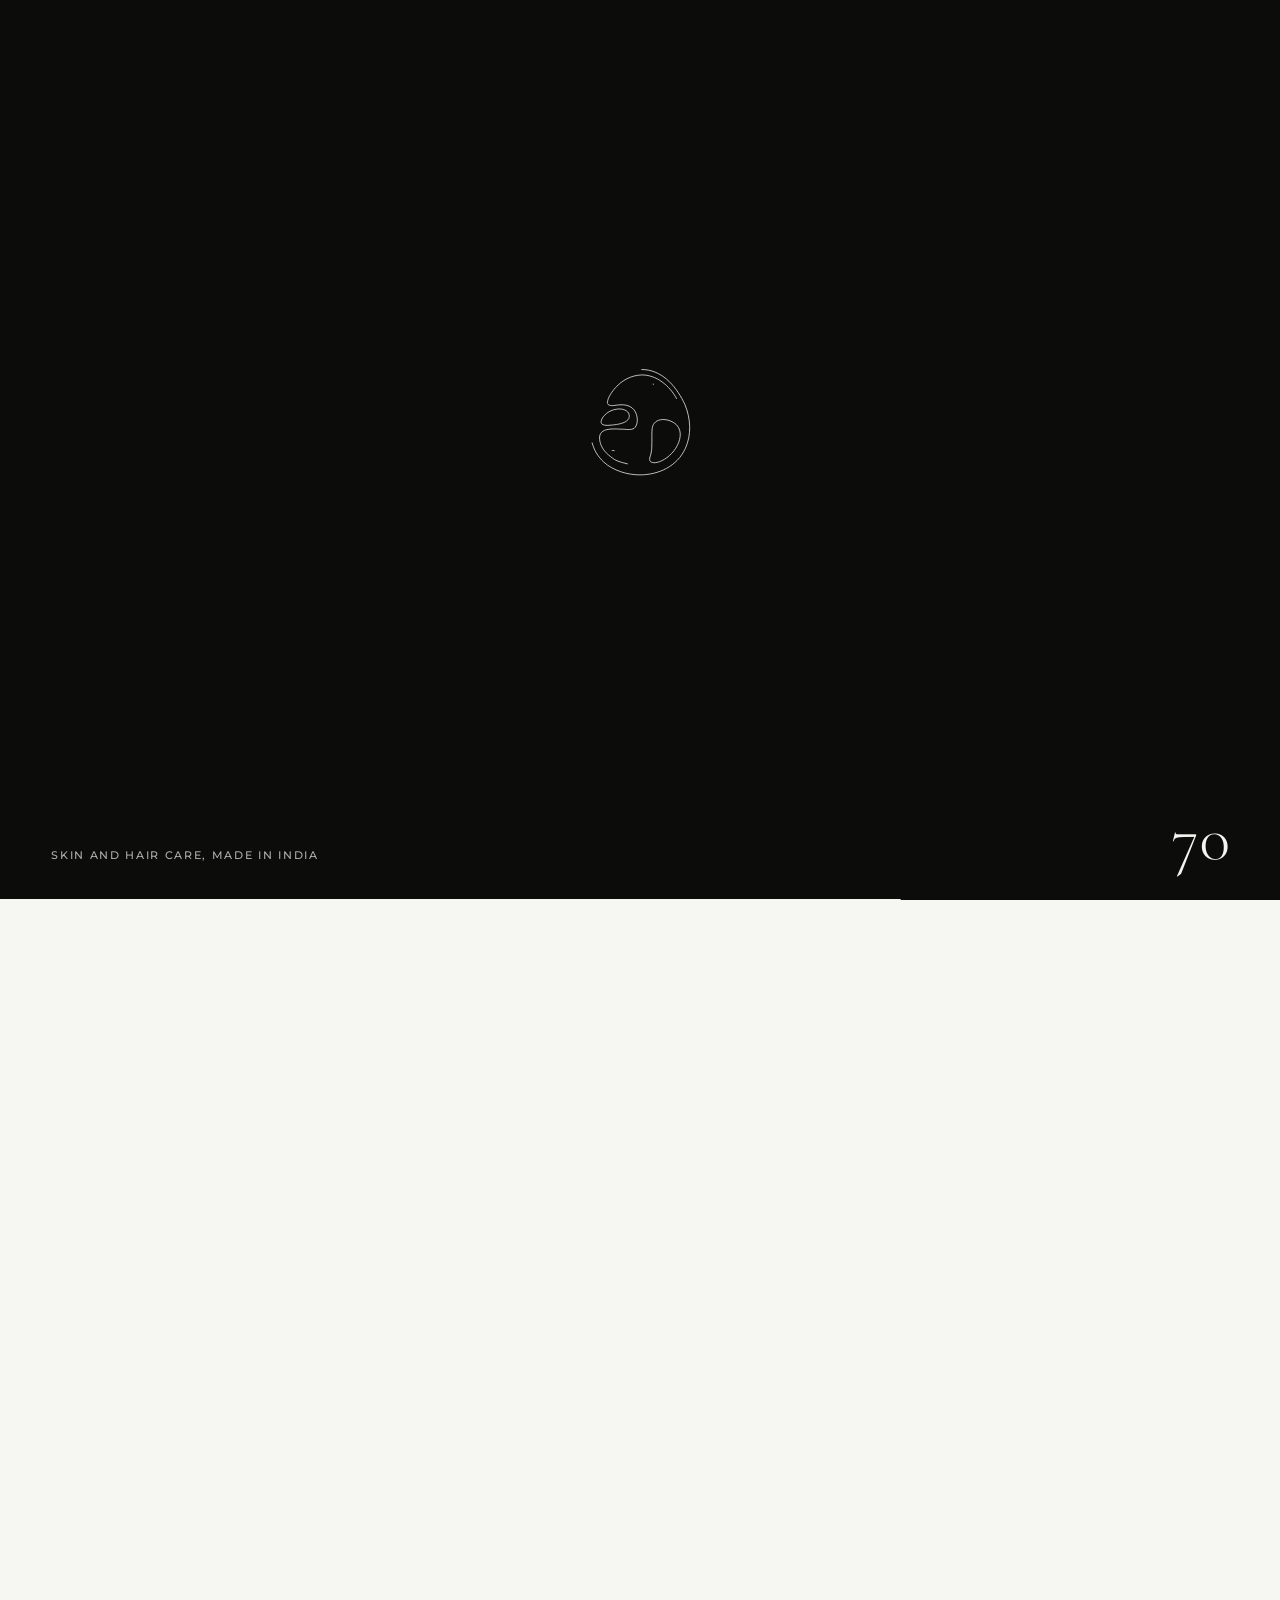
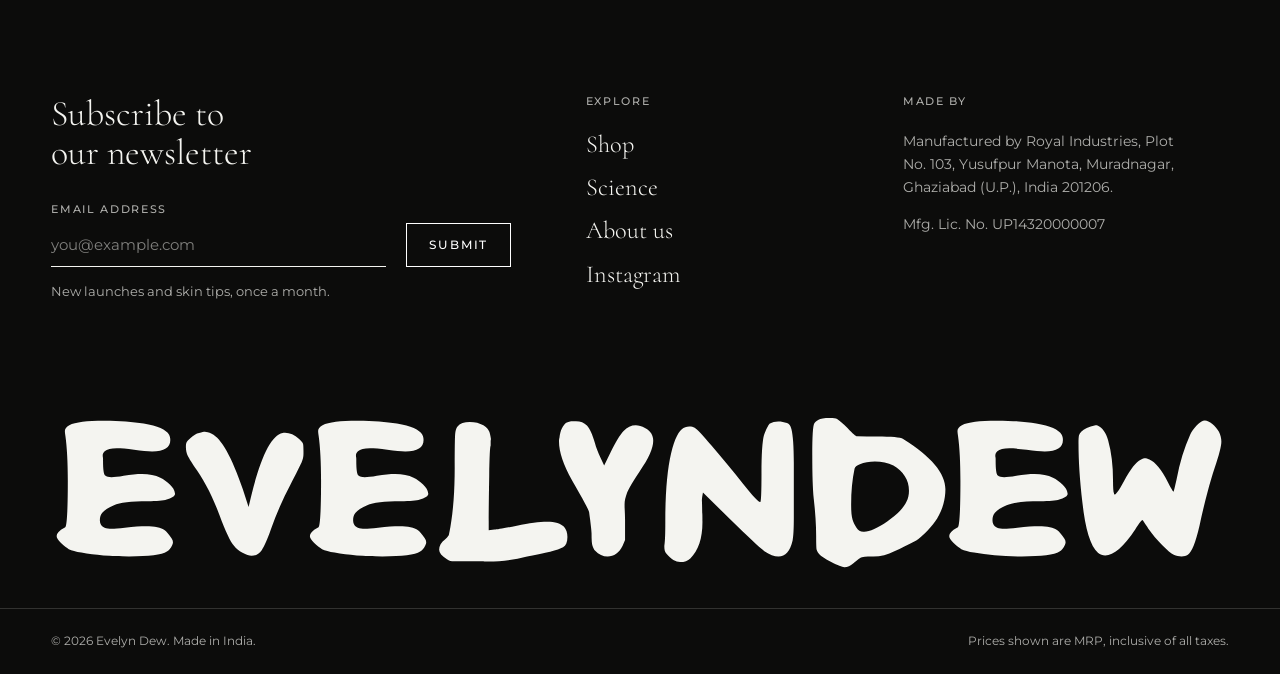
<file: shop.html>
<!doctype html>
<html lang="en-IN">
<head>
  <meta charset="utf-8">
  <meta name="viewport" content="width=device-width, initial-scale=1">
  <meta http-equiv="Content-Security-Policy" content="default-src 'self'; script-src 'self' 'sha256-JDe89/LJECGnjdfuoGmjbimh7I2Yd+XpOuCpclTY9gI='; style-src 'self' 'unsafe-inline'; style-src-elem 'self'; style-src-attr 'unsafe-inline'; img-src 'self' data:; media-src 'self'; font-src 'self'; connect-src 'self'; object-src 'none'; base-uri 'self'; form-action 'self'; frame-src 'none'">
  <meta name="referrer" content="strict-origin-when-cross-origin">
  <title>Shop | Evelyn Dew</title>
  <meta name="description" content="Shop Evelyn Dew: Sunscreen Cream SPF 50, Anti Dandruff Hair Serum and Hair Growth Massage Oil. Made in India.">
  <meta name="theme-color" content="#f6f6f3">
  <meta property="og:type" content="website">
  <meta property="og:site_name" content="Evelyn Dew">
  <meta property="og:title" content="Shop | Evelyn Dew">
  <meta property="og:description" content="Shop Evelyn Dew: Sunscreen Cream SPF 50, Anti Dandruff Hair Serum and Hair Growth Massage Oil. Made in India.">
  <meta property="og:image" content="assets/img/photos/hero.webp">
  <meta name="twitter:card" content="summary_large_image">
  <link rel="icon" href="assets/img/logo/mark.svg" type="image/svg+xml">
  <link rel="icon" href="assets/img/logo/favicon-32.png" sizes="32x32" type="image/png">
  <link rel="apple-touch-icon" href="assets/img/logo/apple-touch-icon.png">
  <link rel="preload" href="assets/fonts/cormorant-latin-wght-normal.woff2" as="font" type="font/woff2" crossorigin>
  <link rel="preload" href="assets/fonts/montserrat-latin-wght-normal.woff2" as="font" type="font/woff2" crossorigin>
  <link rel="stylesheet" href="assets/vendor/lenis.css">
  <link rel="stylesheet" href="css/style.css">
  <script>(function(h){h.classList.add('js');try{if(matchMedia('(prefers-reduced-motion: reduce)').matches)return;h.classList.add('motion');if(!sessionStorage.getItem('ed-intro'))h.classList.add('is-intro');else if(sessionStorage.getItem('ed-nav'))h.classList.add('is-entering');sessionStorage.removeItem('ed-nav');}catch(e){}})(document.documentElement);</script>
</head>
<body class="page-shop">
  <svg width="0" height="0" style="position:absolute" aria-hidden="true" focusable="false">
    <!-- Evelyn Dew logo (brand SVGs in /Gradient) + Phosphor Light icons -->
    <symbol id="mark" viewBox="113 -2 136 144"><path d="M182.56 0C208.94 -0.24 227.27 20.69 238.34 42.3C239.06 43.68 239.79 45.06 240.38 46.5C248.11 65.09 249.46 86.65 240.83 105.18C229.97 128.49 205.56 139.92 180.61 140C163.93 139.94 145.26 134.41 132.7 123.03C91.23 85.5 128.88 2.58 181.37 0.03C181.77 0.02 182.16 0.01 182.56 0ZM229.46 39.05C220.81 22.1 202.2 6.47 182.31 7.25C168.56 7.95 157.24 14.13 148.07 24.28C143.81 28.99 137.75 37.35 137.47 43.91C137.28 48.03 143.03 48.27 145.95 47.84C154.16 46.63 163.51 45.53 170.44 51.18C177.12 56.44 179.57 69.65 174.43 76.61C171.15 81.06 163.46 79.5 158.8 79.36C148.2 79.27 125.39 75.48 127.07 92.64C127.86 100.68 132.5 108.14 138.59 113.23C141.79 115.87 146.34 119.73 150.19 121.26C162.64 125.78 181.51 131.46 186.78 115.96C190.26 105.74 190.57 96.58 190.57 90.62C190.57 80.44 186.78 69.08 194.69 61.39C199.88 56.19 209.79 57.01 216.23 59.22C221.77 61.01 228.79 63.87 231.94 55.37C233.66 50.72 231.61 43.27 229.46 39.05ZM217.52 67.18C215.23 66.62 212.87 66.38 210.5 66.47C203.24 66.94 198.07 70.53 196.95 78.05C196.48 81.27 196.61 84.25 196.54 87.48C196.4 93.61 196.8 100.04 196.26 106.12C196.06 108.21 195.72 110.28 195.21 112.32C194.53 115.03 191.86 120.57 195.06 122.6C200.11 125.81 208.49 122.08 213.09 119.33C222.61 113.59 230.65 103.8 233.37 92.9C234.74 87.42 234.66 81.69 231.72 76.71C228.72 71.63 223.12 68.57 217.52 67.18ZM163.23 55.34C159.89 52.83 155.06 51.99 150.99 52.51C143.75 53.21 137.28 56.31 132.58 61.92C130.51 64.39 127.13 70.11 130.53 72.74C133.58 75.08 140.5 74.05 144.14 73.7C150.55 73.01 160.25 71.84 164.75 66.69C167.76 63.25 166.78 58 163.23 55.34Z"/><path d="M143.15 107.65C143.5 107.63 143.84 107.62 144.19 107.62C145.59 107.62 147.07 107.85 148.47 107.95C152.45 108.25 155.53 108.58 158.56 111.57C155.16 112.11 151.13 111.22 147.84 110.42C145.65 109.9 144.37 109.61 143.15 107.65Z"/><path d="M197.75 19.51C199.93 19.39 201.5 19.79 203.72 20.85C205.59 21.74 211.34 24.75 210.04 27.69C209.62 28.62 207.84 29.03 206.81 29.21C202.66 29.43 195.92 28.27 194.41 23.69C193.65 21.36 195.76 19.96 197.75 19.51Z"/></symbol>
    <symbol id="wordmark" viewBox="0 0 349 45"><path d="M9.36 1.08C10.99 0.89 13.15 0.79 15.84 0.79C20.4 0.79 24.26 1.08 27.43 1.66C31.61 2.38 34.13 3.48 34.99 4.97C35.23 5.4 35.35 5.93 35.35 6.55C35.35 8.81 33.55 9.94 29.95 9.94C28.66 9.94 26.88 9.77 24.62 9.43C22.46 9.14 20.74 9 19.44 9C17.76 9 16.58 9.29 15.91 9.86C15.43 10.3 15.24 10.82 15.34 11.45C15.38 11.64 15.41 11.88 15.41 12.17C15.41 12.17 15.41 12.36 15.41 12.74C15.41 15.24 15.62 16.68 16.06 17.06C16.44 17.4 17.06 17.57 17.93 17.57C18.79 17.57 19.99 17.42 21.53 17.14C23.64 16.8 25.44 16.63 26.93 16.63C29.09 16.63 30.91 16.99 32.4 17.71C33.41 18.19 34.34 18.86 35.21 19.73C36.12 20.59 36.62 21.46 36.72 22.32C36.77 22.51 36.74 22.68 36.65 22.82C36.46 23.3 35.66 23.76 34.27 24.19C33.26 24.53 31.37 24.7 28.58 24.7C23.69 24.7 20.38 25.08 18.65 25.85C17.06 26.52 15.91 27.26 15.19 28.08C14.71 28.66 14.47 29.4 14.47 30.31C14.47 30.7 14.54 31.06 14.69 31.39C15.17 32.35 16.27 32.83 18 32.83C18.82 32.83 20.11 32.74 21.89 32.54C24.53 32.26 26.62 32.11 28.15 32.11C30.74 32.11 32.59 32.5 33.7 33.26C34.13 33.55 34.8 34.34 35.71 35.64C36 36.02 36.14 36.41 36.14 36.79C36.14 36.98 36.07 37.27 35.93 37.66C35.5 38.62 34.97 39.26 34.34 39.6C32.81 40.56 29.06 41.04 23.11 41.04C17.74 41.04 13.03 40.66 9 39.89C7.37 39.6 6.12 39.26 5.26 38.88C4.68 38.59 3.89 37.97 2.88 37.01C2.06 36.19 1.66 35.52 1.66 34.99C1.66 34.18 2.42 33.36 3.96 32.54C4.1 32.5 4.2 32.42 4.25 32.33C4.73 31.85 4.97 27.26 4.97 18.58C4.97 13.1 4.73 8.66 4.25 5.26C4.15 4.63 4.1 4.18 4.1 3.89C4.1 2.45 5.86 1.51 9.36 1.08ZM43.86 4.46C44.73 4.22 45.3 4.1 45.59 4.1C46.07 4.1 46.74 4.3 47.61 4.68C50.49 6.07 53.56 11.52 56.82 21.02L58.55 26.35L59.27 23.33C62.15 11.42 65.27 5.14 68.63 4.46C68.82 4.42 69.06 4.39 69.35 4.39C70.79 4.39 72.18 5.02 73.53 6.26C74.2 6.89 74.58 7.34 74.68 7.63C74.77 7.92 74.82 8.64 74.82 9.79V10.58C74.82 11.45 74.63 12.31 74.25 13.18C73.86 14.04 72.71 16.34 70.79 20.09C68.68 24.07 66.81 28.37 65.17 32.98C64.12 36 63.21 38.06 62.44 39.17C61.67 40.27 60.66 40.82 59.41 40.82C58.74 40.82 57.85 40.54 56.75 39.96C55.65 39.34 54.81 38.64 54.23 37.87C53.17 36.67 51.73 33.62 49.91 28.73C47.99 23.59 45.78 19.2 43.29 15.55C41.85 13.44 40.93 12 40.55 11.23C40.17 10.46 39.97 9.6 39.97 8.64C39.97 7.92 40.05 7.44 40.19 7.2C40.33 6.91 40.69 6.5 41.27 5.98C42.23 5.11 43.09 4.61 43.86 4.46ZM84.42 1.08C86.05 0.89 88.21 0.79 90.9 0.79C95.46 0.79 99.32 1.08 102.49 1.66C106.67 2.38 109.19 3.48 110.05 4.97C110.29 5.4 110.41 5.93 110.41 6.55C110.41 8.81 108.61 9.94 105.01 9.94C103.72 9.94 101.94 9.77 99.68 9.43C97.52 9.14 95.8 9 94.5 9C92.82 9 91.64 9.29 90.97 9.86C90.49 10.3 90.3 10.82 90.4 11.45C90.44 11.64 90.47 11.88 90.47 12.17C90.47 12.17 90.47 12.36 90.47 12.74C90.47 15.24 90.68 16.68 91.12 17.06C91.5 17.4 92.12 17.57 92.99 17.57C93.85 17.57 95.05 17.42 96.59 17.14C98.7 16.8 100.5 16.63 101.99 16.63C104.15 16.63 105.97 16.99 107.46 17.71C108.47 18.19 109.4 18.86 110.27 19.73C111.18 20.59 111.68 21.46 111.78 22.32C111.83 22.51 111.8 22.68 111.71 22.82C111.52 23.3 110.72 23.76 109.33 24.19C108.32 24.53 106.43 24.7 103.64 24.7C98.75 24.7 95.44 25.08 93.71 25.85C92.12 26.52 90.97 27.26 90.25 28.08C89.77 28.66 89.53 29.4 89.53 30.31C89.53 30.7 89.6 31.06 89.75 31.39C90.23 32.35 91.33 32.83 93.06 32.83C93.88 32.83 95.17 32.74 96.95 32.54C99.59 32.26 101.68 32.11 103.21 32.11C105.8 32.11 107.65 32.5 108.76 33.26C109.19 33.55 109.86 34.34 110.77 35.64C111.06 36.02 111.2 36.41 111.2 36.79C111.2 36.98 111.13 37.27 110.99 37.66C110.56 38.62 110.03 39.26 109.4 39.6C107.87 40.56 104.12 41.04 98.17 41.04C92.8 41.04 88.09 40.66 84.06 39.89C82.43 39.6 81.18 39.26 80.32 38.88C79.74 38.59 78.95 37.97 77.94 37.01C77.12 36.19 76.72 35.52 76.72 34.99C76.72 34.18 77.48 33.36 79.02 32.54C79.16 32.5 79.26 32.42 79.31 32.33C79.79 31.85 80.03 27.26 80.03 18.58C80.03 13.1 79.79 8.66 79.31 5.26C79.21 4.63 79.16 4.18 79.16 3.89C79.16 2.45 80.92 1.51 84.42 1.08ZM121.95 1.51C122.62 1.27 123.34 1.15 124.11 1.15C125.69 1.15 127.03 1.49 128.14 2.16C129.05 2.74 129.63 3.36 129.87 4.03C130.06 4.51 130.23 5.21 130.37 6.12C130.37 6.12 130.37 6.19 130.37 6.34C130.32 6.53 130.3 6.7 130.3 6.84C130.3 6.84 130.3 7.27 130.3 8.14C130.11 8.28 129.96 11.3 129.87 17.21C129.77 23.06 129.72 27.55 129.72 30.67V33.26L131.45 33.05C132.17 33.05 134.38 32.66 138.07 31.9C141.77 31.13 144.75 30.74 147 30.74C149.45 30.74 151.13 31.25 152.04 32.26C152.72 33.07 153.05 34.08 153.05 35.28C153.05 36.82 152.62 37.82 151.75 38.3C150.22 39.12 146.67 40.03 141.1 41.04C136.83 42.14 132.63 42.65 128.5 42.55C128.21 42.5 127.95 42.48 127.71 42.48C127.71 42.48 127.3 42.48 126.48 42.48C126.48 42.48 126.03 42.48 125.11 42.48C125.11 42.48 123.24 42.48 119.5 42.48C118.68 42.48 117.96 42.26 117.34 41.83C115.8 40.87 115.03 39.94 115.03 39.02C115.03 37.92 115.61 36.91 116.76 36C117.19 35.71 117.58 35.28 117.92 34.7C117.92 34.7 118.06 33.94 118.35 32.4C119.21 27.65 119.64 21.74 119.64 14.69C119.64 8.88 119.69 5.52 119.79 4.61C119.88 3.7 120.08 3.05 120.36 2.66C120.8 2.14 121.32 1.75 121.95 1.51ZM152.71 1.44C153.19 1.1 153.86 0.94 154.72 0.94H155.59C156.93 0.94 158.01 1.37 158.83 2.23C159.64 3.05 160.44 4.78 161.2 7.42C161.54 8.71 162.12 10.22 162.93 11.95L163.94 14.11L165.96 9.94C167.4 7.06 168.64 5.04 169.7 3.89C170.76 2.74 171.96 2.16 173.3 2.16C174.16 2.16 175.08 2.42 176.04 2.95C177 3.48 177.62 4.03 177.91 4.61C178.29 5.23 178.48 5.95 178.48 6.77C178.48 8.98 177.14 12 174.45 15.84C172.53 18.67 171.31 20.74 170.78 22.03C170.25 23.42 169.99 24.6 169.99 25.56C169.99 25.56 169.99 25.61 169.99 25.7C169.99 25.7 169.99 25.8 169.99 25.99C169.99 25.99 169.99 26.11 169.99 26.35C170.08 27.84 170.13 29.11 170.13 30.17V36.14L169.41 37.87C168.36 39.98 166.87 41.04 164.95 41.04C163.6 41.04 162.36 40.44 161.2 39.24C160.92 39 160.68 38.54 160.48 37.87C160.29 37.34 160.2 36.1 160.2 34.13C160.2 33.46 159.96 31.39 159.48 27.94C159.38 27.26 157.7 24.12 154.44 18.5C151.84 13.9 150.55 10.06 150.55 6.98C150.55 6.46 150.6 6.07 150.69 5.83C150.98 3.67 151.65 2.21 152.71 1.44ZM213.09 1.66C213.76 1.22 214.58 1.01 215.54 1.01C216.45 1.01 217.31 1.18 218.13 1.51C218.75 1.75 219.19 2.33 219.43 3.24C219.91 5.11 220.15 8.42 220.15 13.18C220.15 13.18 220.15 18.67 220.15 29.66C220.15 32.98 220.03 35.18 219.79 36.29C219.07 39.46 217.67 41.04 215.61 41.04C214.36 41.04 212.97 40.51 211.43 39.46C209.99 38.4 206.63 35.28 201.35 30.1L193.22 22.1L193 23.33C192.91 23.86 192.88 24.36 192.93 24.84C192.98 26.28 193 27.38 193 28.15C193.05 28.25 193.07 29.16 193.07 30.89C193.07 35.69 191.87 39.26 189.47 41.62C188.75 42.34 187.75 42.7 186.45 42.7C185.15 42.7 183.79 41.86 182.35 40.18C181.96 39.74 181.77 39.05 181.77 38.09C181.77 37.85 181.79 37.61 181.84 37.37C181.99 36.41 182.06 34.3 182.06 31.03C182.06 23.11 182.51 16.8 183.43 12.1C184.39 7.39 185.56 4.46 186.95 3.31C187.58 2.78 188.32 2.52 189.19 2.52C189.81 2.52 190.34 2.64 190.77 2.88C191.39 3.22 193.07 4.99 195.81 8.21C199.12 12.05 202.19 15.79 205.03 19.44C207.91 23.09 209.61 24.91 210.14 24.91H210.21C210.45 24.91 210.57 22.08 210.57 16.42C210.57 9.94 210.88 5.98 211.51 4.54C212.23 2.81 212.75 1.85 213.09 1.66ZM249.67 14.11C248.04 13.3 246.21 12.89 244.2 12.89C242.47 12.89 240.98 13.15 239.73 13.68C238.77 14.06 238.25 14.52 238.15 15.05C237.48 18.17 237.14 21.72 237.14 25.7C237.14 27.72 237.29 29.21 237.57 30.17C237.77 30.89 238.15 31.68 238.73 32.54C239.21 33.31 239.88 33.7 240.74 33.7H241.03C242.66 33.7 244.97 32.66 247.94 30.6C250.92 28.49 252.79 26.54 253.56 24.77C254.04 23.81 254.28 22.73 254.28 21.53C254.28 19.99 253.87 18.58 253.05 17.28C252.24 15.94 251.11 14.88 249.67 14.11ZM227.49 0.5C228.02 0.17 229.13 3.53e-05 230.81 3.53e-05C231.91 3.53e-05 232.63 0.1 232.97 0.29C233.69 0.72 234.74 1.63 236.13 3.02C237.62 4.61 238.53 5.4 238.87 5.4C240.84 5.45 242.81 5.47 244.77 5.47C249.14 5.47 251.73 5.71 252.55 6.19C260.9 11.38 265.08 16.34 265.08 21.1C265.08 24.12 264.26 27.02 262.63 29.81C261.96 30.91 261.02 32.09 259.82 33.34C258.33 34.87 257.21 35.86 256.44 36.29C254.09 37.54 251.93 38.59 249.96 39.46C247.99 40.51 245.9 41.04 243.69 41.04C243.69 41.04 243.48 41.04 243.05 41.04C243.05 41.04 242.73 41.04 242.11 41.04C241.44 41.04 240.84 41.11 240.31 41.26C239.93 41.35 239.06 41.98 237.72 43.13C236.95 43.85 236.09 44.21 235.13 44.21C234.45 44.21 233.16 43.7 231.24 42.7C229.37 41.74 228.17 40.94 227.64 40.32C227.3 39.89 227.06 39.46 226.92 39.02C226.82 38.59 226.77 37.25 226.77 34.99C226.77 31.73 226.53 28.01 226.05 23.83C225.77 21.05 225.62 16.78 225.62 11.02C225.62 5.45 225.81 2.33 226.2 1.66C226.34 1.27 226.77 0.89 227.49 0.5ZM273.92 1.08C275.55 0.89 277.71 0.79 280.4 0.79C284.96 0.79 288.82 1.08 291.99 1.66C296.17 2.38 298.69 3.48 299.55 4.97C299.79 5.4 299.91 5.93 299.91 6.55C299.91 8.81 298.11 9.94 294.51 9.94C293.21 9.94 291.44 9.77 289.18 9.43C287.02 9.14 285.29 9 284 9C282.32 9 281.14 9.29 280.47 9.86C279.99 10.3 279.8 10.82 279.89 11.45C279.94 11.64 279.97 11.88 279.97 12.17C279.97 12.17 279.97 12.36 279.97 12.74C279.97 15.24 280.18 16.68 280.61 17.06C281 17.4 281.62 17.57 282.49 17.57C283.35 17.57 284.55 17.42 286.09 17.14C288.2 16.8 290 16.63 291.49 16.63C293.65 16.63 295.47 16.99 296.96 17.71C297.97 18.19 298.9 18.86 299.77 19.73C300.68 20.59 301.18 21.46 301.28 22.32C301.33 22.51 301.3 22.68 301.21 22.82C301.01 23.3 300.22 23.76 298.83 24.19C297.82 24.53 295.93 24.7 293.14 24.7C288.25 24.7 284.93 25.08 283.21 25.85C281.62 26.52 280.47 27.26 279.75 28.08C279.27 28.66 279.03 29.4 279.03 30.31C279.03 30.7 279.1 31.06 279.25 31.39C279.73 32.35 280.83 32.83 282.56 32.83C283.37 32.83 284.67 32.74 286.45 32.54C289.09 32.26 291.17 32.11 292.71 32.11C295.3 32.11 297.15 32.5 298.25 33.26C298.69 33.55 299.36 34.34 300.27 35.64C300.56 36.02 300.7 36.41 300.7 36.79C300.7 36.98 300.63 37.27 300.49 37.66C300.05 38.62 299.53 39.26 298.9 39.6C297.37 40.56 293.62 41.04 287.67 41.04C282.29 41.04 277.59 40.66 273.56 39.89C271.93 39.6 270.68 39.26 269.81 38.88C269.24 38.59 268.45 37.97 267.44 37.01C266.62 36.19 266.21 35.52 266.21 34.99C266.21 34.18 266.98 33.36 268.52 32.54C268.66 32.5 268.76 32.42 268.81 32.33C269.29 31.85 269.53 27.26 269.53 18.58C269.53 13.1 269.29 8.66 268.81 5.26C268.71 4.63 268.66 4.18 268.66 3.89C268.66 2.45 270.41 1.51 273.92 1.08ZM337.65 4.9C338.04 4.03 338.68 3.12 339.6 2.16C340.51 1.2 341.3 0.72 341.97 0.72C342.64 0.72 343.39 1.08 344.2 1.8C345.02 2.47 345.67 3.24 346.15 4.1C346.63 5.16 346.87 6.12 346.87 6.98C346.87 8.33 346.2 10.97 344.85 14.9C343.51 18.89 342.02 24.55 340.39 31.9C339.24 36.89 338.08 39.77 336.93 40.54C336.45 40.87 335.83 41.04 335.06 41.04C334.29 41.04 333.52 40.87 332.76 40.54C331.99 40.2 330.84 39.24 329.3 37.66C327.76 36.07 326.47 34.54 325.41 33.05C325.41 33.05 324.79 32.11 323.54 30.24C323.25 30.24 322.53 31.15 321.38 32.98C317.92 38.16 314.95 40.75 312.45 40.75C311.68 40.75 310.96 40.49 310.29 39.96C308.08 37.99 306.55 33.02 305.68 25.06C304.92 18.48 304.53 12.65 304.53 7.56C304.53 6.31 304.58 5.5 304.68 5.11C304.77 4.78 305.01 4.42 305.4 4.03C306.12 3.22 307.51 2.59 309.57 2.16C309.57 2.16 309.67 2.16 309.86 2.16H310C311.64 2.88 312.74 4.39 313.32 6.7C314.28 10.15 314.76 14.11 314.76 18.58C314.76 20.59 314.85 21.84 315.04 22.32C315.04 22.46 315.07 22.56 315.12 22.61C315.16 22.66 315.24 22.68 315.33 22.68C315.43 22.63 315.52 22.56 315.62 22.46C315.72 22.37 315.86 22.2 316.05 21.96C316.53 21.34 317.2 20.21 318.07 18.58C319.99 15.07 321.62 13.01 322.96 12.38C323.54 12.1 323.97 11.95 324.26 11.95C324.55 11.95 324.98 12.07 325.56 12.31C327.28 13.03 329.11 15.26 331.03 19.01C331.99 20.88 332.56 21.82 332.76 21.82C332.76 21.82 333.04 20.57 333.62 18.07C334.53 13.22 335.88 8.83 337.65 4.9Z"/></symbol>
    <symbol id="i-x" viewBox="0 0 256 256"><path d="M204.24,195.76a6,6,0,1,1-8.48,8.48L128,136.49,60.24,204.24a6,6,0,0,1-8.48-8.48L119.51,128,51.76,60.24a6,6,0,0,1,8.48-8.48L128,119.51l67.76-67.75a6,6,0,0,1,8.48,8.48L136.49,128Z"/></symbol>
    <symbol id="i-plus" viewBox="0 0 256 256"><path d="M222,128a6,6,0,0,1-6,6H134v82a6,6,0,0,1-12,0V134H40a6,6,0,0,1,0-12h82V40a6,6,0,0,1,12,0v82h82A6,6,0,0,1,222,128Z"/></symbol>
    <symbol id="i-minus" viewBox="0 0 256 256"><path d="M222,128a6,6,0,0,1-6,6H40a6,6,0,0,1,0-12H216A6,6,0,0,1,222,128Z"/></symbol>
    <symbol id="i-list" viewBox="0 0 256 256"><path d="M222,128a6,6,0,0,1-6,6H40a6,6,0,0,1,0-12H216A6,6,0,0,1,222,128ZM40,70H216a6,6,0,0,0,0-12H40a6,6,0,0,0,0,12ZM216,186H40a6,6,0,0,0,0,12H216a6,6,0,0,0,0-12Z"/></symbol>
    <symbol id="i-check" viewBox="0 0 256 256"><path d="M228.24,76.24l-128,128a6,6,0,0,1-8.48,0l-56-56a6,6,0,0,1,8.48-8.48L96,191.51,219.76,67.76a6,6,0,0,1,8.48,8.48Z"/></symbol>
    <symbol id="i-arrow" viewBox="0 0 256 256"><path d="M220.24,132.24l-72,72a6,6,0,0,1-8.48-8.48L201.51,134H40a6,6,0,0,1,0-12H201.51L139.76,60.24a6,6,0,0,1,8.48-8.48l72,72A6,6,0,0,1,220.24,132.24Z"/></symbol>
    <symbol id="i-pause" viewBox="0 0 256 256"><path d="M200,34H160a14,14,0,0,0-14,14V208a14,14,0,0,0,14,14h40a14,14,0,0,0,14-14V48A14,14,0,0,0,200,34Zm2,174a2,2,0,0,1-2,2H160a2,2,0,0,1-2-2V48a2,2,0,0,1,2-2h40a2,2,0,0,1,2,2ZM96,34H56A14,14,0,0,0,42,48V208a14,14,0,0,0,14,14H96a14,14,0,0,0,14-14V48A14,14,0,0,0,96,34Zm2,174a2,2,0,0,1-2,2H56a2,2,0,0,1-2-2V48a2,2,0,0,1,2-2H96a2,2,0,0,1,2,2Z"/></symbol>
    <symbol id="i-play" viewBox="0 0 256 256"><path d="M231.36,116.19,87.28,28.06a14,14,0,0,0-14.18-.27A13.69,13.69,0,0,0,66,39.87V216.13a13.69,13.69,0,0,0,7.1,12.08,14,14,0,0,0,14.18-.27l144.08-88.13a13.82,13.82,0,0,0,0-23.62Zm-6.26,13.38L81,217.7a2,2,0,0,1-2.06,0,1.78,1.78,0,0,1-1-1.61V39.87a1.78,1.78,0,0,1,1-1.61A2.06,2.06,0,0,1,80,38a2,2,0,0,1,1,.31L225.1,126.43a1.82,1.82,0,0,1,0,3.14Z"/></symbol>
  </svg>

  <a class="skip-link" href="#main">Skip to content</a>

  <div class="loader" data-loader aria-hidden="true">
    <div class="loader__center">
      <svg class="loader__mark" viewBox="113 -2 136 144" focusable="false"><use href="#mark" x="113" y="-2" width="136" height="144"/></svg>
      <svg class="loader__word" viewBox="0 0 349 45" focusable="false"><use href="#wordmark"/></svg>
    </div>
    <div class="loader__foot"><span>Skin and hair care, made in India</span><span class="loader__count" data-loader-count>0</span></div>
    <span class="loader__bar" data-loader-bar></span>
  </div>
  <div class="curtain" data-curtain aria-hidden="true"><svg class="curtain__mark" viewBox="113 -2 136 144" focusable="false"><use href="#mark" x="113" y="-2" width="136" height="144"/></svg></div>

  <header class="site-header" data-header>
    <nav class="nav" aria-label="Primary">
      <a href="science.html">Science</a>
      <a href="about.html">About us</a>
      <a href="shop.html" aria-current="page">Shop</a>
    </nav>
    <button class="icon-btn menu-btn" type="button" aria-label="Open menu" aria-expanded="false" aria-controls="menu" data-menu-open><svg class="icon" aria-hidden="true" focusable="false"><use href="#i-list"/></svg></button>
    <a class="brand" href="index.html" aria-label="Evelyn Dew, home"><svg class="brand__word" viewBox="0 0 349 45" aria-hidden="true" focusable="false"><use href="#wordmark"/></svg></a>
    <div class="header-actions">
      <button class="bag-btn" type="button" data-bag-open aria-haspopup="dialog">Bag (<span data-bag-count>0</span>)<span class="visually-hidden"> items in your bag</span></button>
    </div>
  </header>

  <div class="menu" id="menu" aria-hidden="true">
    <div class="menu__top">
      <button class="icon-btn" type="button" aria-label="Close menu" data-menu-close><svg class="icon" aria-hidden="true" focusable="false"><use href="#i-x"/></svg></button>
      <svg class="brand__word" viewBox="0 0 349 45" aria-hidden="true" focusable="false"><use href="#wordmark"/></svg>
    </div>
    <nav class="menu__nav" aria-label="Mobile">
      <a href="index.html" data-menu-link style="--i:0">Home</a>
      <a href="science.html" data-menu-link style="--i:1">Science</a>
      <a href="about.html" data-menu-link style="--i:2">About us</a>
      <a href="shop.html" data-menu-link style="--i:3" aria-current="page">Shop</a>
    </nav>
    <div class="menu__foot"><span>Made in India</span><a href="https://instagram.com/evelyndew" rel="noopener noreferrer" target="_blank">Instagram</a></div>
  </div>

  <main id="main" tabindex="-1">
    <h1 class="visually-hidden">Shop</h1>

    <section class="feature" data-slider aria-roledescription="carousel" aria-label="Featured products">
      <div class="feature__slides" data-slides></div>
      <div class="feature__pager" data-pager>
        <button class="feature__toggle" type="button" data-slider-toggle aria-pressed="false" aria-label="Pause the slideshow"><svg class="icon" aria-hidden="true" focusable="false" data-icon="pause"><use href="#i-pause"/></svg><svg class="icon" aria-hidden="true" focusable="false" data-icon="play"><use href="#i-play"/></svg></button>
      </div>
    </section>

    <section class="wrap section shop" aria-labelledby="shop-title">
      <div class="shop__intro">
        <h2 class="d1" id="shop-title" data-split>Our <em>products</em></h2>
        <div class="prose" data-reveal>
          <p>Three products, one for each moment of your routine: sun protection every morning, a scalp serum every night and a hair oil twice a week.</p>
          <p>Every product lists its full ingredients, so you can see exactly what goes on your skin and hair.</p>
        </div>
      </div>
      <div class="shop__grid" data-shop-grid></div>
    </section>

    <section class="banner" aria-labelledby="banner-title">
      <div class="frame banner__media" data-clip><img src="assets/img/photos/dropper.webp" alt="" loading="lazy" width="1400" height="2100" data-parallax></div>
      <div class="banner__copy">
        <h2 class="d2" id="banner-title" data-split>Know what is <em>inside</em></h2>
        <ul class="banner__list" data-actives></ul>
        <a class="btn" href="science.html" data-reveal>Discover the science <svg class="icon" aria-hidden="true" focusable="false"><use href="#i-arrow"/></svg></a>
      </div>
    </section>
  </main>

  <footer class="site-footer">
    <div class="wrap footer__top">
      <form class="news" data-newsletter novalidate>
        <h2 class="news__title">Subscribe to our newsletter</h2>
        <div class="news__row" data-form-row>
          <div class="news__field">
            <label for="email">Email address</label>
            <input id="email" name="email" type="email" autocomplete="email" inputmode="email" placeholder="you@example.com" spellcheck="false" aria-describedby="email-help email-error" required>
          </div>
          <button class="btn btn--light" type="submit">Submit</button>
        </div>
        <p class="news__help" id="email-help">New launches and skin tips, once a month.</p>
        <p class="news__error" id="email-error" role="alert" hidden></p>
      </form>
      <nav class="footer__col" aria-label="Footer">
        <h2>Explore</h2>
        <a href="shop.html">Shop</a>
        <a href="science.html">Science</a>
        <a href="about.html">About us</a>
        <a href="https://instagram.com/evelyndew" rel="noopener noreferrer" target="_blank">Instagram</a>
      </nav>
      <div class="footer__col">
        <h2>Made by</h2>
        <p>Manufactured by Royal Industries, Plot No. 103, Yusufpur Manota, Muradnagar, Ghaziabad (U.P.), India 201206.</p>
        <p>Mfg. Lic. No. UP14320000007</p>
      </div>
    </div>
    <svg class="footer__word" viewBox="0 0 349 45" aria-hidden="true" focusable="false"><use href="#wordmark"/></svg>
    <div class="footer__base">
      <span>&copy; 2026 Evelyn Dew. Made in India.</span>
      <span>Prices shown are MRP, inclusive of all taxes.</span>
    </div>
  </footer>

  <script src="assets/vendor/gsap.min.js" defer></script>
  <script src="assets/vendor/ScrollTrigger.min.js" defer></script>
  <script src="assets/vendor/SplitText.min.js" defer></script>
  <script src="assets/vendor/lenis.min.js" defer></script>
  <script src="js/products.js" defer></script>
  <script src="js/main.js" defer></script>
  <script src="js/motion.js" defer></script>
</body>
</html>
</file>
<file: assets/vendor/lenis.css>
html.lenis,html.lenis body{height:auto}.lenis:not(.lenis-autoToggle).lenis-stopped{overflow:clip}.lenis.lenis-smooth [data-lenis-prevent]{overscroll-behavior:contain}.lenis.lenis-smooth iframe{pointer-events:none}.lenis.lenis-autoToggle{transition-property:overflow;transition-duration:1ms;transition-behavior:allow-discrete}
</file>
<file: css/style.css>
/* Evelyn Dew. Monochrome editorial: black-and-white photography and film, one ink,
   and each product's gradient as the only colour on the page.
   Type: Cormorant (display) + Montserrat (text). Motion lives in js/motion.js
   (GSAP + ScrollTrigger + SplitText + Lenis); everything here renders complete
   without it, and all motion collapses under prefers-reduced-motion. */

/* ------------------------------------------------------------------ Fonts */
@font-face {
  font-family: 'Cormorant';
  src: url('../assets/fonts/cormorant-latin-wght-normal.woff2') format('woff2-variations');
  font-weight: 300 700; font-style: normal; font-display: swap;
}
@font-face {
  font-family: 'Cormorant';
  src: url('../assets/fonts/cormorant-latin-wght-italic.woff2') format('woff2-variations');
  font-weight: 300 700; font-style: italic; font-display: swap;
}
@font-face {
  font-family: 'Montserrat';
  src: url('../assets/fonts/montserrat-latin-wght-normal.woff2') format('woff2-variations');
  font-weight: 100 900; font-style: normal; font-display: swap;
}
@font-face {
  font-family: 'Montserrat';
  src: url('../assets/fonts/montserrat-latin-wght-italic.woff2') format('woff2-variations');
  font-weight: 100 900; font-style: italic; font-display: swap;
}
/* Montserrat has no rupee sign; borrow it (and the other currency symbols) from Archivo */
@font-face {
  font-family: 'Montserrat';
  src: url('../assets/fonts/archivo-latin-ext-wdth-normal.woff2') format('woff2-variations');
  font-weight: 100 900; font-style: normal; font-display: swap;
  unicode-range: U+20A0-20C0;
}

/* ------------------------------------------------------------------ Tokens */
:root {
  --paper: #f6f6f3;
  --paper-2: #ecebe7;
  --paper-3: #dfded9;
  --ink: #121211;
  --ink-2: #4e4e4a;
  --ink-3: #6b6b66;
  --night: #0c0c0b;
  --night-2: #191917;
  --on-night: #f4f4f0;
  --on-night-2: rgb(244 244 240 / .7);
  --hair: rgb(18 18 17 / .14);
  --hair-night: rgb(244 244 240 / .16);
  --error: #b42318;
  --error-night: #ff9b8f;
  --accent: var(--ink);            /* product pages set their own */

  --serif: 'Cormorant', 'Cormorant Garamond', Georgia, 'Times New Roman', serif;
  --sans: 'Montserrat', 'Helvetica Neue', Arial, sans-serif;

  --gutter: clamp(20px, 4vw, 64px);
  --header-h: 72px;
  --section: clamp(88px, 10vw, 152px);
  --max: 1440px;

  --ease-out: cubic-bezier(.16, 1, .3, 1);
  --ease-io: cubic-bezier(.7, 0, .2, 1);

  /* layers */
  --z-header: 30;
  --z-menu: 40;
  --z-toast: 60;
  --z-grain: 70;
  --z-curtain: 80;
  --z-loader: 90;
}

/* ------------------------------------------------------------------ Base */
*, *::before, *::after { box-sizing: border-box; }
html { -webkit-text-size-adjust: 100%; scroll-padding-top: var(--header-h); }
html:not(.lenis) { scroll-behavior: smooth; }
body {
  margin: 0; background: var(--paper); color: var(--ink);
  font: 400 15px/1.7 var(--sans);
  -webkit-font-smoothing: antialiased; -moz-osx-font-smoothing: grayscale; text-rendering: optimizeLegibility;
}
img, svg, video { display: block; max-width: 100%; }
img { height: auto; }
h1, h2, h3, h4, p, ul, ol, dl, dd, figure { margin: 0; }
h1, h2, h3, h4 { font-weight: 400; text-wrap: balance; }
p { text-wrap: pretty; }
ul, ol { padding: 0; }
a { color: inherit; text-decoration: none; }
button, input { font: inherit; color: inherit; }
button { background: none; border: 0; padding: 0; cursor: pointer; }
a, button, input, label { touch-action: manipulation; -webkit-tap-highlight-color: transparent; }
:focus-visible { outline: 2px solid currentColor; outline-offset: 4px; }
::selection { background: var(--ink); color: var(--paper); }
[hidden] { display: none !important; }

/* film grain: one fixed, static layer over everything (never on scrolling elements) */
body::after {
  content: ''; position: fixed; inset: 0; z-index: var(--z-grain); pointer-events: none; opacity: .055;
  background-image: url("data:image/svg+xml,%3Csvg xmlns='http://www.w3.org/2000/svg' width='160' height='160'%3E%3Cfilter id='n'%3E%3CfeTurbulence type='fractalNoise' baseFrequency='.9' numOctaves='3' stitchTiles='stitch'/%3E%3CfeColorMatrix values='0 0 0 0 0 0 0 0 0 0 0 0 0 0 0 0 0 0 1.1 0'/%3E%3C/filter%3E%3Crect width='100%25' height='100%25' filter='url(%23n)'/%3E%3C/svg%3E");
}

.visually-hidden {
  position: absolute !important; width: 1px; height: 1px; overflow: hidden;
  clip-path: inset(50%); white-space: nowrap;
}
.skip-link {
  position: fixed; top: 10px; left: 10px; z-index: 100; padding: 12px 18px;
  background: var(--ink); color: var(--paper); transform: translateY(-160%); transition: transform .3s var(--ease-out);
}
.skip-link:focus { transform: none; }

.icon { width: 20px; height: 20px; fill: currentColor; flex: none; }
.icon-btn { display: inline-grid; place-items: center; width: 44px; height: 44px; transition: opacity .2s; }
.icon-btn:hover { opacity: .6; }

/* ------------------------------------------------------------------ Type */
.t-display, .d1, .d2, .d3 { font-family: var(--serif); font-weight: 300; }
.t-display { font-size: clamp(60px, 8.6vw, 148px); line-height: .92; letter-spacing: -.025em; }
.d1 { font-size: clamp(46px, 6vw, 100px); line-height: .98; letter-spacing: -.02em; }
.d2 { font-size: clamp(38px, 4.6vw, 76px); line-height: 1.02; letter-spacing: -.015em; }
.d3 { font-size: clamp(27px, 2.7vw, 42px); line-height: 1.12; letter-spacing: -.005em; }
.t-display em, .d1 em, .d2 em, .d3 em { font-style: italic; }
/* italic descenders (g, y, p) and swash ascenders need room under tight leading */
[data-split] { padding-bottom: .06em; }
.split-line-mask { padding: .12em .1em .18em; margin: -.12em -.1em -.18em; }

.label {
  font: 500 11px/1.4 var(--sans); letter-spacing: .16em; text-transform: uppercase;
}
.lede { font: 400 clamp(16px, 1.25vw, 18px)/1.65 var(--sans); color: var(--ink-2); max-width: 44ch; }
.muted { color: var(--ink-2); }
.prose { display: grid; gap: 1em; max-width: 58ch; color: var(--ink-2); }
.num { font-variant-numeric: tabular-nums; }

/* ------------------------------------------------------------------ Controls */
.btn {
  --btn-fg: var(--ink); --btn-fill: var(--ink); --btn-fg-hover: var(--paper);
  position: relative; isolation: isolate; overflow: hidden;
  display: inline-flex; align-items: center; justify-content: center; gap: 14px;
  min-height: 52px; padding: 0 30px;
  font: 500 11.5px/1 var(--sans); letter-spacing: .16em; text-transform: uppercase; white-space: nowrap;
  color: var(--btn-fg); border: 1px solid var(--btn-fg);
  transition: color .5s var(--ease-io), border-color .5s var(--ease-io), transform .12s ease-out;
}
.btn::before {
  content: ''; position: absolute; inset: -1px; z-index: -1; background: var(--btn-fill);
  transform: scaleY(0); transform-origin: 50% 100%; transition: transform .55s var(--ease-io);
}
.btn:hover { color: var(--btn-fg-hover); }
.btn:hover::before { transform: scaleY(1); }
.btn:active { transform: scale(.98); }
.btn .icon { width: 16px; height: 16px; transition: transform .5s var(--ease-io); }
.btn:hover .icon { transform: translateX(4px); }
.btn--light { --btn-fg: #fff; --btn-fill: #fff; --btn-fg-hover: var(--ink); }
.btn--solid { color: var(--paper); background: var(--ink); border-color: var(--ink); --btn-fill: #2c2c2a; --btn-fg-hover: var(--paper); }
.btn--accent { color: #fff; background: var(--accent); border-color: var(--accent); --btn-fill: var(--night); --btn-fg-hover: #fff; }
.btn--block { width: 100%; }
.btn:disabled { opacity: .45; cursor: not-allowed; }
.btn:disabled::before { display: none; }

.link {
  display: inline-block; width: fit-content; padding-bottom: 5px;
  font: 500 11.5px/1.2 var(--sans); letter-spacing: .16em; text-transform: uppercase;
  background: linear-gradient(currentColor, currentColor) 0 100% / 100% 1px no-repeat;
  transition: background-size .55s var(--ease-io);
}
.link:hover { background-size: 0 1px; background-position: 100% 100%; }

.arrow-btn { width: 48px; height: 48px; display: grid; place-items: center; border: 1px solid var(--hair); border-radius: 50%; transition: background-color .3s, color .3s, border-color .3s; }
.arrow-btn:hover { background: var(--ink); color: var(--paper); border-color: var(--ink); }
.arrow-btn .icon { width: 18px; height: 18px; }
.arrow-btn--prev .icon { transform: scaleX(-1); }

.chips { display: flex; flex-wrap: wrap; gap: 6px; }
.chip { font: 500 10.5px/1 var(--sans); letter-spacing: .14em; text-transform: uppercase; padding: 9px 12px; border: 1px solid var(--hair); }
.chip--on { border-color: var(--ink); }

/* ------------------------------------------------------------------ Layout */
.wrap { width: 100%; max-width: var(--max); margin-inline: auto; padding-inline: var(--gutter); }
.section { padding-block: var(--section); }
.section--tint { background: var(--paper-2); }
.sec-head { display: grid; gap: 22px; margin-bottom: clamp(40px, 5vw, 72px); }
.sec-head--center { justify-items: center; text-align: center; }
.page-top { padding-top: calc(var(--header-h) + clamp(28px, 4vw, 56px)); }
.crumbs { display: flex; flex-wrap: wrap; gap: 8px; font: 500 10.5px/1.4 var(--sans); letter-spacing: .14em; text-transform: uppercase; color: var(--ink-3); }
.crumbs a:hover, .crumbs [aria-current] { color: var(--ink); }
.crumbs--light { color: rgb(255 255 255 / .62); }
.crumbs--light a:hover, .crumbs--light [aria-current] { color: #fff; }

/* frame: an image that fills its box (used by every photo slot) */
.frame { position: relative; overflow: hidden; background: var(--paper-3); }
.frame > img, .frame > video { position: absolute; inset: 0; width: 100%; height: 100%; object-fit: cover; }
.frame > img[data-parallax] { inset: -8% 0; height: 116%; }

/* ------------------------------------------------------------------ Loader (first view of a session) */
.loader { display: none; }
.is-intro .loader {
  position: fixed; inset: 0; z-index: var(--z-loader); display: grid; place-items: center;
  background: var(--night); color: var(--on-night);
  /* failsafe: if scripts never run, step aside on its own */
  animation: ed-step-aside .7s 6s ease forwards;
}
.loader__center { display: grid; justify-items: center; gap: 30px; }
.loader__mark { width: clamp(78px, 8vw, 112px); aspect-ratio: 136 / 144; fill: currentColor; overflow: visible; }
.loader__word { width: clamp(150px, 15vw, 206px); aspect-ratio: 349 / 45; fill: currentColor; }
.loader__foot {
  position: absolute; left: var(--gutter); right: var(--gutter); bottom: clamp(24px, 4svh, 40px);
  display: flex; justify-content: space-between; align-items: flex-end; gap: 24px;
  font: 500 10.5px/1.4 var(--sans); letter-spacing: .16em; text-transform: uppercase; color: var(--on-night-2);
}
.loader__count { font: 300 clamp(44px, 5vw, 72px)/.8 var(--serif); letter-spacing: -.02em; color: var(--on-night); font-variant-numeric: tabular-nums; min-width: 3ch; text-align: right; }
.loader__bar { position: absolute; left: 0; bottom: 0; width: 100%; height: 1px; background: var(--on-night); transform: scaleX(0); transform-origin: 0 50%; }

/* ------------------------------------------------------------------ Curtain (page to page) */
.curtain {
  position: fixed; inset: 0; z-index: var(--z-curtain); pointer-events: none;
  display: grid; place-items: center; background: var(--night); color: var(--on-night);
  transform: translateY(101%); visibility: hidden; /* parked off-screen and hidden until it moves */
}
.curtain__mark { width: 44px; aspect-ratio: 136 / 144; fill: currentColor; opacity: .9; }
.is-entering .curtain { transform: none; visibility: visible; animation: ed-curtain-away .8s 2.5s var(--ease-io) forwards; }
.curtain.is-moving { visibility: visible; }

@keyframes ed-step-aside { to { opacity: 0; visibility: hidden; } }
@keyframes ed-curtain-away { to { transform: translateY(-101%); } }

/* ------------------------------------------------------------------ Header */
.site-header {
  position: fixed; inset: 0 0 auto; z-index: var(--z-header); height: var(--header-h);
  display: grid; grid-template-columns: 1fr auto 1fr; align-items: center; gap: 24px;
  padding: 0 var(--gutter); color: var(--ink);
  /* colour flips instantly (children repaint together); only the backdrop fades */
  transition: transform .7s var(--ease-out);
}
.site-header::before {
  content: ''; position: absolute; inset: 0; z-index: -1;
  background: rgb(246 246 243 / .8); border-bottom: 1px solid var(--hair);
  -webkit-backdrop-filter: blur(18px) saturate(140%); backdrop-filter: blur(18px) saturate(140%);
  transition: opacity .5s var(--ease-io);
}
.is-over .site-header { color: #fff; }
.is-over .site-header::before { opacity: 0; }
.site-header.is-hidden:not(:focus-within) { transform: translateY(-100%); }
.nav { display: flex; gap: clamp(24px, 3vw, 44px); }
.nav a, .bag-btn {
  position: relative; font: 500 11.5px/1 var(--sans); letter-spacing: .16em; text-transform: uppercase;
  padding: 16px 0;
}
.nav a::after {
  content: ''; position: absolute; left: 0; right: 0; bottom: 9px; height: 1px; background: currentColor;
  transform: scaleX(0); transform-origin: 100% 50%; transition: transform .5s var(--ease-io);
}
.nav a:hover::after, .nav a[aria-current='page']::after { transform: scaleX(1); transform-origin: 0 50%; }
.brand { display: block; justify-self: center; }
.brand__word { width: 134px; height: 17px; fill: currentColor; }
.header-actions { justify-self: end; display: flex; align-items: center; }
.bag-btn { min-height: 44px; transition: opacity .2s; }
.bag-btn:hover { opacity: .6; }
.menu-btn { display: none; }

/* Menu (mobile) */
.menu {
  position: fixed; inset: 0; z-index: var(--z-menu); display: grid; grid-template-rows: auto 1fr auto;
  padding: 8px var(--gutter) max(28px, env(safe-area-inset-bottom)); background: var(--night); color: var(--on-night);
  overscroll-behavior: contain; clip-path: inset(0 0 100% 0); visibility: hidden;
  transition: clip-path .75s var(--ease-io), visibility 0s .75s;
}
.menu.is-open { clip-path: inset(0); visibility: visible; transition: clip-path .75s var(--ease-io); }
.menu__top { display: grid; grid-template-columns: 44px 1fr 44px; align-items: center; height: 60px; }
.menu__top .brand__word { justify-self: center; width: 110px; height: 14px; }
.menu__nav { display: grid; align-content: center; gap: 6px; }
.menu__nav a {
  font: 300 clamp(44px, 12vw, 64px)/1.15 var(--serif); letter-spacing: -.01em;
  opacity: 0; transform: translateY(24px); transition: opacity .6s var(--ease-out), transform .8s var(--ease-out);
}
.menu.is-open .menu__nav a { opacity: 1; transform: none; transition-delay: calc(.25s + var(--i) * .07s); }
.menu__nav a[aria-current='page'] { font-style: italic; }
.menu__foot { display: flex; justify-content: space-between; gap: 16px; font: 500 10.5px/1.4 var(--sans); letter-spacing: .16em; text-transform: uppercase; color: var(--on-night-2); }

/* ------------------------------------------------------------------ Home: hero film */
.hero {
  position: relative; isolation: isolate; overflow: hidden;
  min-height: 100svh; display: grid; align-items: end;
  background: var(--night); color: #fff;
}
.hero__media { position: absolute; inset: 0; z-index: -2; }
.hero__video { width: 100%; height: 100%; object-fit: cover; }
.hero__shade {
  position: absolute; inset: 0; z-index: -1; pointer-events: none;
  background:
    linear-gradient(180deg, rgb(12 12 11 / .5) 0%, rgb(12 12 11 / 0) 22%, rgb(12 12 11 / 0) 46%, rgb(12 12 11 / .7) 100%),
    linear-gradient(90deg, rgb(12 12 11 / .38) 0%, rgb(12 12 11 / 0) 62%);
}
.hero__content {
  display: grid; grid-template-columns: minmax(0, 1fr) minmax(0, 340px); align-items: end; gap: 32px 48px;
  padding: 0 var(--gutter) clamp(36px, 6svh, 80px);
}
.hero__title { font: 300 clamp(80px, 13vw, 230px)/.84 var(--serif); letter-spacing: -.035em; padding-bottom: .04em; }
.hero__line { display: block; }
.hero__line em { font-style: italic; padding-left: .5em; }
.hero__aside { display: grid; justify-items: start; gap: 26px; padding-bottom: clamp(6px, 1.4vw, 22px); }
.hero__sub { font: 400 16px/1.6 var(--sans); color: rgb(255 255 255 / .84); max-width: 30ch; }
.hero__toggle {
  position: absolute; right: var(--gutter); top: calc(var(--header-h) + 20px);
  width: 44px; height: 44px; display: grid; place-items: center; border-radius: 50%;
  border: 1px solid rgb(255 255 255 / .38); color: #fff; transition: background-color .3s, color .3s;
}
.hero__toggle:hover { background: #fff; color: var(--ink); }
.hero__toggle .icon { width: 14px; height: 14px; }
.hero__toggle [data-icon='play'], .hero__toggle[aria-pressed='true'] [data-icon='pause'] { display: none; }
.hero__toggle[aria-pressed='true'] [data-icon='play'] { display: block; }

/* ------------------------------------------------------------------ Home: collection index */
.collection__head {
  display: grid; grid-template-columns: minmax(0, 1fr) auto; align-items: end; gap: 28px 48px;
  margin-bottom: clamp(32px, 4vw, 56px);
}
.collection__head .lede { margin-top: 18px; }
.index { list-style: none; border-top: 1px solid var(--hair); }
.index__row { border-bottom: 1px solid var(--hair); }
.index__link {
  position: relative; isolation: isolate; overflow: hidden;
  display: grid; grid-template-columns: 76px minmax(0, 1fr) 150px 110px 44px; align-items: center; gap: clamp(18px, 2.4vw, 40px);
  padding: clamp(16px, 2vw, 26px) clamp(12px, 1.6vw, 24px);
  transition: color .6s var(--ease-io);
}
.index__art {
  position: absolute; inset: 0; z-index: -1; background: center / cover no-repeat var(--night);
  clip-path: inset(100% 0 0 0); transition: clip-path .85s var(--ease-io);
}
.index__art::after { content: ''; position: absolute; inset: 0; background: rgb(12 12 11 / .32); }
.index__thumb { position: relative; width: 76px; aspect-ratio: 4 / 5; overflow: hidden; background: var(--paper-3); }
.index__thumb img { position: absolute; inset: 0; width: 100%; height: 100%; object-fit: cover; transition: transform 1s var(--ease-out); }
.index__name { font: 300 clamp(32px, 3.9vw, 62px)/1 var(--serif); letter-spacing: -.015em; }
.index__cat { font: 500 11px/1.5 var(--sans); letter-spacing: .16em; text-transform: uppercase; }
.index__price { font: 400 15px/1 var(--sans); font-variant-numeric: tabular-nums; text-align: right; }
.index__arrow { width: 22px; height: 22px; justify-self: end; transform: rotate(-45deg); transition: transform .6s var(--ease-io); }
.index__link:hover, .index__link:focus-visible { color: #fff; }
.index__link:hover .index__art, .index__link:focus-visible .index__art { clip-path: inset(0); }
.index__link:hover .index__arrow, .index__link:focus-visible .index__arrow { transform: none; }
.index__link:hover .index__thumb img { transform: scale(1.08); }
.index__link:focus-visible { outline-offset: -4px; }

/* ------------------------------------------------------------------ Logo story: the name, explained */
.story { position: relative; background: var(--paper); overflow: hidden; }
.story__inner {
  min-height: 100svh; display: grid; grid-template-rows: auto 1fr auto; justify-items: center; gap: clamp(20px, 3svh, 40px);
  padding: calc(var(--header-h) + clamp(28px, 4svh, 56px)) var(--gutter) clamp(40px, 6svh, 72px);
}
.story__head { display: grid; justify-items: center; gap: 14px; text-align: center; }
.story__stage {
  position: relative; align-self: center;
  width: min(100%, calc((100svh - 330px) * 480 / 164), 1320px); aspect-ratio: 480 / 164;
}
.story__svg { position: absolute; inset: 0; width: 100%; height: 100%; overflow: visible; }
.story__mark { fill: var(--ink); }
/* stroke widths are in diagram units (not non-scaling) so dash lengths match getTotalLength() for the draw-on */
.story__ring, .story__line { fill: none; stroke: var(--ink); stroke-width: .42; stroke-linecap: round; }
.story__ring { stroke: var(--ink-3); }
.story__dot { fill: var(--ink); }
.story__def { position: absolute; display: grid; gap: 10px; width: 29%; }
.story__def--e { left: 0; top: 46.3%; transform: translateY(-38%); text-align: right; justify-items: end; }
.story__def--d { left: 70.4%; top: 64.6%; transform: translateY(-38%); }
.story__word { font: 300 clamp(34px, 3.5vw, 58px)/1 var(--serif); letter-spacing: -.01em; }
.story__word em { font-style: italic; }
.story__text { font: 400 14.5px/1.6 var(--sans); color: var(--ink-2); max-width: 30ch; }
.story__statement { font: 300 clamp(24px, 2.3vw, 36px)/1.25 var(--serif); text-align: center; max-width: 34ch; }
.story__statement em { font-style: italic; }

/* ------------------------------------------------------------------ Home: ritual stack */
.ritual__head { display: grid; gap: 22px; margin-bottom: clamp(40px, 5vw, 72px); }
.stack { display: grid; gap: 28px; }
.stack__card {
  position: sticky; top: calc(var(--header-h) + 20px + var(--i) * 16px);
  display: grid; grid-template-columns: minmax(0, 1fr) minmax(0, 1fr);
  height: min(calc(100svh - var(--header-h) - 96px), 760px); min-height: 520px;
  overflow: hidden; background: var(--night); color: #fff; transform-origin: 50% 0;
}
.stack__media { position: relative; overflow: hidden; }
.stack__media img { position: absolute; inset: 0; width: 100%; height: 100%; object-fit: cover; object-position: 50% 28%; }
.stack__body {
  position: relative; isolation: isolate; overflow: hidden;
  display: grid; grid-template-rows: auto 1fr auto; gap: 24px; padding: clamp(28px, 3.6vw, 56px);
}
.stack__art { position: absolute; inset: 0; z-index: -1; background: center / cover no-repeat; transform: scale(1.04); }
.stack__art::after { content: ''; position: absolute; inset: 0; background: linear-gradient(180deg, rgb(12 12 11 / .18), rgb(12 12 11 / .55)); }
.stack__main { align-self: center; display: grid; gap: 16px; }
.stack__verb { font: 300 clamp(64px, 8vw, 132px)/.9 var(--serif); letter-spacing: -.03em; }
.stack__product { font: 500 11.5px/1.4 var(--sans); letter-spacing: .16em; text-transform: uppercase; }
.stack__product a { background: linear-gradient(currentColor, currentColor) 0 100% / 100% 1px no-repeat; padding-bottom: 3px; }
.stack__lead { font: 300 clamp(20px, 1.8vw, 26px)/1.35 var(--serif); max-width: 26ch; }
.stack__foot { display: grid; gap: 22px; }
.stack__actives { font-size: 13.5px; color: rgb(255 255 255 / .82); max-width: 40ch; }
.stack__actions { display: flex; flex-wrap: wrap; align-items: center; gap: 18px 28px; }
.stack__dim { position: absolute; inset: 0; background: var(--night); opacity: 0; pointer-events: none; }
.link--light { color: #fff; }

/* ------------------------------------------------------------------ Closer: full-bleed photo + shop */
.closer {
  position: relative; isolation: isolate; overflow: hidden;
  min-height: 100svh; display: grid; place-items: center; text-align: center;
  background: var(--night); color: #fff; padding: var(--section) var(--gutter);
}
.closer__media { position: absolute; inset: 0; z-index: -1; overflow: hidden; }
.closer__media img { width: 100%; height: 100%; object-fit: cover; }
.closer__media::after { content: ''; position: absolute; inset: 0; background: radial-gradient(80% 70% at 50% 55%, rgb(12 12 11 / .55), rgb(12 12 11 / .25)); }
.closer__content { display: grid; justify-items: center; gap: clamp(28px, 3.5vw, 48px); }

/* ------------------------------------------------------------------ Page heads (inner pages) */
.page-head { display: grid; grid-template-columns: minmax(0, 1.05fr) minmax(0, 1fr); align-items: end; gap: clamp(32px, 5vw, 88px); padding-bottom: var(--section); }
.page-head__copy { display: grid; gap: 26px; align-content: end; padding-bottom: clamp(0px, 2vw, 24px); }
.page-head__media { aspect-ratio: 4 / 5; max-height: calc(100svh - var(--header-h) - 120px); width: 100%; }

/* About hero */
.about-hero { display: grid; grid-template-columns: minmax(0, 1fr) minmax(0, 1fr); min-height: 100svh; }
.about-hero__media { min-height: 520px; }
.about-hero__media img { object-position: 50% 30%; }
.about-hero__copy { display: grid; align-content: end; gap: 26px; padding: calc(var(--header-h) + 48px) var(--gutter) clamp(48px, 7vw, 96px); }

/* Photo band with a statement */
.band-photo { position: relative; isolation: isolate; overflow: hidden; display: grid; align-items: end; min-height: min(92svh, 860px); color: #fff; background: var(--night); }
.band-photo__media { position: absolute; inset: 0; z-index: -1; }
.band-photo__media::after { content: ''; position: absolute; inset: 0; background: linear-gradient(180deg, rgb(12 12 11 / 0) 35%, rgb(12 12 11 / .7)); }
.band-photo__text { padding: var(--section) var(--gutter) clamp(40px, 6vw, 88px); max-width: 18ch; }

/* Split: photo on one side, words on the other */
.split { display: grid; grid-template-columns: minmax(0, 1fr) minmax(0, 1fr); align-items: center; gap: clamp(32px, 6vw, 112px); padding: var(--section) var(--gutter); }
.split__media { aspect-ratio: 4 / 5; max-height: calc(100svh - var(--header-h) - 80px); width: 100%; }
.split__media--wide { aspect-ratio: 5 / 4; }
.split--rev .split__media { order: 2; }
.split__text { display: grid; gap: 28px; max-width: 560px; }

/* Facts */
.facts { display: grid; grid-template-columns: repeat(4, minmax(0, 1fr)); gap: clamp(20px, 3vw, 48px); }
.fact { display: grid; gap: 12px; padding-top: 22px; border-top: 1px solid var(--ink); }
.fact dt { font: 500 10.5px/1.4 var(--sans); letter-spacing: .16em; text-transform: uppercase; color: var(--ink-2); }
.fact dd { margin: 0; font: 300 clamp(22px, 2vw, 30px)/1.15 var(--serif); }

/* ------------------------------------------------------------------ Science */
.statement { display: grid; gap: clamp(32px, 4vw, 56px); }
.statement__sub { justify-self: end; max-width: 32ch; font: 300 clamp(22px, 2vw, 30px)/1.3 var(--serif); color: var(--ink-2); }
.principles { display: grid; grid-template-columns: repeat(3, minmax(0, 1fr)); gap: clamp(24px, 4vw, 72px); }
.principle { display: grid; align-content: start; gap: 16px; padding-top: 26px; border-top: 1px solid var(--ink); }
.principle__title { font: 300 clamp(30px, 3vw, 46px)/1.05 var(--serif); }
.principle p { color: var(--ink-2); max-width: 34ch; }

.band { display: grid; grid-template-columns: minmax(0, 1fr) minmax(0, 1fr); min-height: min(88svh, 820px); }
.band__panel { display: grid; align-content: center; gap: 24px; padding: var(--section) var(--gutter); background: var(--paper-2); }
.band__aside { display: grid; place-items: center; padding: clamp(40px, 5vw, 88px) var(--gutter); background: var(--paper-3); }
.band__media { min-height: 420px; }

/* Label card: a product's ingredient panel, set like the carton */
.label-card {
  position: relative; display: grid; gap: 14px; width: min(460px, 100%);
  padding: clamp(28px, 3vw, 42px); padding-top: calc(clamp(28px, 3vw, 42px) + 8px);
  background: #fff; box-shadow: 0 50px 90px -50px rgb(18 18 17 / .45);
}
.label-card__bar { position: absolute; inset: 0 0 auto; height: 8px; background: center / cover no-repeat var(--ink); }
.label-card__title { font: 300 26px/1.1 var(--serif); }
.label-card__list { font-size: 12px; line-height: 1.7; letter-spacing: .02em; color: var(--ink-2); }
.label-card__free { padding-top: 14px; border-top: 1px solid var(--hair); font: 500 10.5px/1.5 var(--sans); letter-spacing: .14em; text-transform: uppercase; }

/* Ingredient spotlight (clipped: waiting slides sit 24px to the side) */
.spotlight { overflow-x: clip; }
.spotlight__stage { display: grid; touch-action: pan-y; }
.spot {
  grid-area: 1 / 1; display: grid; grid-template-columns: minmax(0, 1fr) auto minmax(0, 1fr); align-items: center; gap: clamp(24px, 4vw, 64px);
  opacity: 0; visibility: hidden; transition: opacity .5s var(--ease-out), visibility 0s .5s;
}
.spot.is-active { opacity: 1; visibility: visible; transition: opacity .8s var(--ease-out) .1s; }
.spot__intro { display: grid; justify-items: start; gap: 14px; }
.spot__tag { font: 500 10.5px/1 var(--sans); letter-spacing: .16em; text-transform: uppercase; padding: 9px 12px; border: 1px solid var(--accent, var(--ink)); color: var(--accent, var(--ink)); }
.spot__name { font: 300 clamp(30px, 3vw, 48px)/1.05 var(--serif); }
.spot__inci { font-size: 13px; color: var(--ink-2); max-width: 38ch; }
.spot__found { font-size: 13px; }
.spot__found a { background: linear-gradient(currentColor, currentColor) 0 100% / 100% 1px no-repeat; padding-bottom: 2px; }
.spot__visual { --size: clamp(240px, 26vw, 400px); position: relative; width: var(--size); aspect-ratio: 1; }
.spot__ring { position: absolute; inset: 0; border-radius: 50%; border: 1px solid var(--hair); transform: rotate(var(--turn, 0deg)); transition: transform 1.2s var(--ease-out); }
.spot__ring::after { content: ''; position: absolute; top: 50%; left: -4px; width: 7px; height: 7px; border-radius: 50%; background: var(--accent, var(--ink)); }
.spot__photo {
  position: absolute; inset: 9%; width: 82%; height: 82%; border-radius: 50%; object-fit: cover; object-position: 50% 25%;
  transform: translateX(var(--from, 24px)) scale(.96); transition: transform 1.1s var(--ease-out);
}
.spot.is-active .spot__photo { transform: none; }
.spot__boxes { display: grid; gap: 28px; }
.spot__box { display: grid; gap: 8px; padding-top: 18px; border-top: 1px solid var(--hair); }
.spot__box h4 { font: 500 10.5px/1.4 var(--sans); letter-spacing: .16em; text-transform: uppercase; }
.spot__box p { font-size: 14px; color: var(--ink-2); }
.spot__intro > *, .spot__box { transform: translateX(var(--from, 24px)); transition: transform .9s var(--ease-out); }
.spot.is-active .spot__intro > *, .spot.is-active .spot__box { transform: none; }
.spotlight[data-dir='prev'] .spot { --from: -24px; }
.pager { display: flex; align-items: center; justify-content: center; gap: 20px; margin-top: clamp(36px, 4vw, 56px); }
.dots { display: flex; gap: 2px; }
.dot { width: 24px; height: 24px; display: grid; place-items: center; }
.dot::before { content: ''; width: 6px; height: 6px; border-radius: 50%; background: var(--paper-3); transition: background-color .3s, transform .4s var(--ease-out); }
.dot[aria-current='true']::before { background: var(--accent, var(--ink)); transform: scale(1.5); }

/* Free from */
.freefrom { display: grid; grid-template-columns: repeat(3, minmax(0, 1fr)); gap: clamp(20px, 3vw, 48px); }
.freefrom__item { display: grid; grid-template-columns: 64px 1fr; gap: 20px; align-items: start; padding-top: 24px; border-top: 1px solid var(--ink); }
.freefrom__item h3 { font: 500 11.5px/1.4 var(--sans); letter-spacing: .14em; text-transform: uppercase; }
.freefrom__item ul { list-style: none; display: grid; gap: 7px; margin-top: 14px; font-size: 14px; }
.freefrom__item li { display: flex; align-items: center; gap: 10px; }
.freefrom__item li .icon { width: 14px; height: 14px; }
.thumb { width: 64px; aspect-ratio: 4 / 5; object-fit: cover; background: var(--paper-3); }

/* ------------------------------------------------------------------ Shop */
.feature { position: relative; display: grid; margin-top: var(--header-h); height: min(calc(100svh - var(--header-h)), 900px); min-height: 560px; overflow: hidden; background: var(--night); touch-action: pan-y; }
.feature__slides { display: grid; }
.slide {
  grid-area: 1 / 1; display: grid; grid-template-columns: minmax(0, 1fr) minmax(0, 1fr);
  opacity: 0; visibility: hidden; transition: opacity .8s var(--ease-out), visibility 0s .8s;
}
.slide.is-active { opacity: 1; visibility: visible; transition: opacity 1s var(--ease-out); }
.slide__media { position: relative; overflow: hidden; }
.slide__media img { position: absolute; inset: 0; width: 100%; height: 100%; object-fit: cover; object-position: 50% 25%; transform: scale(1.08); transition: transform 2.2s var(--ease-out); }
.slide__panel { position: relative; isolation: isolate; overflow: hidden; display: grid; align-content: center; padding: 48px clamp(28px, 5vw, 88px) 120px; color: #fff; }
.slide__art { position: absolute; inset: 0; z-index: -1; background: center / cover no-repeat var(--night); transform: scale(1.12); transition: transform 2.4s var(--ease-out); }
.slide__art::after { content: ''; position: absolute; inset: 0; background: rgb(12 12 11 / .3); }
.slide__copy { display: grid; justify-items: start; gap: 18px; max-width: 520px; }
.slide__copy > * { opacity: 0; transform: translateY(26px); transition: opacity .8s var(--ease-out), transform 1.1s var(--ease-out); }
.slide.is-active .slide__copy > * { opacity: 1; transform: none; }
.slide.is-active .slide__copy > :nth-child(2) { transition-delay: .08s; }
.slide.is-active .slide__copy > :nth-child(3) { transition-delay: .16s; }
.slide.is-active .slide__copy > :nth-child(4) { transition-delay: .24s; }
.slide.is-active .slide__copy > :nth-child(5) { transition-delay: .32s; }
.slide.is-active .slide__media img, .slide.is-active .slide__art { transform: none; }
.slide__name { font: 300 clamp(44px, 5.4vw, 90px)/.96 var(--serif); letter-spacing: -.02em; }
.slide__tag { font: 300 clamp(19px, 1.6vw, 24px)/1.35 var(--serif); color: rgb(255 255 255 / .9); max-width: 26ch; }
.slide__price { font: 400 16px/1 var(--sans); font-variant-numeric: tabular-nums; }
.feature__pager { position: absolute; left: 50%; right: clamp(28px, 5vw, 88px); bottom: 36px; margin-left: clamp(28px, 5vw, 88px); display: flex; align-items: center; gap: clamp(14px, 2vw, 28px); z-index: 2; color: #fff; }
.feature__pager [data-go] { display: grid; gap: 10px; flex: 1; padding: 8px 0; text-align: left; font: 500 10.5px/1 var(--sans); letter-spacing: .16em; text-transform: uppercase; color: rgb(255 255 255 / .6); }
.feature__pager [data-go][aria-current='true'] { color: #fff; }
.feature__bar { position: relative; height: 1px; background: rgb(255 255 255 / .28); overflow: hidden; }
.feature__fill { position: absolute; inset: 0; background: #fff; transform: scaleX(0); transform-origin: 0 50%; }
.feature__pager [aria-current='true'] .feature__fill { transform: scaleX(1); }
.feature__toggle { width: 40px; height: 40px; flex: none; display: grid; place-items: center; border-radius: 50%; border: 1px solid rgb(255 255 255 / .38); transition: background-color .3s, color .3s; }
.feature__toggle:hover { background: #fff; color: var(--ink); }
.feature__toggle .icon { width: 13px; height: 13px; }
.feature__toggle [data-icon='play'], .feature__toggle[aria-pressed='true'] [data-icon='pause'] { display: none; }
.feature__toggle[aria-pressed='true'] [data-icon='play'] { display: block; }

.shop { display: grid; grid-template-columns: minmax(0, .82fr) minmax(0, 1.6fr); gap: clamp(36px, 6vw, 104px); align-items: start; }
.shop__intro { position: sticky; top: calc(var(--header-h) + 40px); display: grid; gap: 26px; }
.shop__grid { display: grid; grid-template-columns: repeat(2, minmax(0, 1fr)); gap: clamp(48px, 5vw, 72px) clamp(16px, 2vw, 28px); }

/* Product card */
.card { display: grid; align-content: start; gap: 20px; }
.card__media { position: relative; display: block; aspect-ratio: 4 / 5; overflow: hidden; background: var(--paper-3); }
.card__img { position: absolute; inset: 0; width: 100%; height: 100%; object-fit: cover; transition: opacity .7s var(--ease-out), transform 1.4s var(--ease-out); }
.card__img--alt { opacity: 0; object-position: 50% 25%; }
.card__media:hover .card__img { transform: scale(1.04); }
.card__media:hover .card__img--alt { opacity: 1; }
.card__bar { position: absolute; left: 0; right: 0; bottom: 0; height: 6px; background: center / cover no-repeat var(--ink); transform: scaleY(1); transform-origin: 50% 100%; transition: transform .6s var(--ease-io); }
.card__media:hover .card__bar { transform: scaleY(2); }
.card__body { display: grid; gap: 8px; }
.card__name { font: 300 clamp(26px, 2.2vw, 34px)/1.08 var(--serif); }
.card__name a { background: linear-gradient(currentColor, currentColor) 0 100% / 0 1px no-repeat; transition: background-size .55s var(--ease-io); }
.card__name a:hover { background-size: 100% 1px; }
.card__tag { font-size: 13.5px; color: var(--ink-2); }
.card__row { display: flex; flex-wrap: wrap; justify-content: space-between; align-items: baseline; gap: 12px 16px; margin-top: 6px; }
.card__price { font-variant-numeric: tabular-nums; }

/* Promo tile: the serum gradient, linking to the science */
.promo {
  position: relative; isolation: isolate; overflow: hidden;
  display: grid; align-content: space-between; gap: 24px; aspect-ratio: 4 / 5; padding: clamp(24px, 3vw, 40px); color: #fff;
}
.promo__art { position: absolute; inset: 0; z-index: -1; background: center / cover no-repeat var(--night); transition: transform 1.6s var(--ease-out); }
.promo__art::after { content: ''; position: absolute; inset: 0; background: rgb(12 12 11 / .22); }
.promo:hover .promo__art { transform: scale(1.06); }
.promo__title { font: 300 clamp(32px, 3vw, 48px)/1.02 var(--serif); max-width: 10ch; }

/* Banner */
.banner { display: grid; grid-template-columns: minmax(0, 1fr) minmax(0, 1fr); min-height: min(92svh, 860px); background: var(--paper-2); }
.banner__media { min-height: 380px; }
.banner__media img { object-position: 50% 82%; }
.banner__copy { display: grid; align-content: center; justify-items: start; gap: 34px; padding: var(--section) var(--gutter); }
.banner__list { list-style: none; display: grid; width: 100%; max-width: 520px; }
.banner__list li { display: grid; grid-template-columns: 56px 1fr; gap: 18px; align-items: center; padding: 16px 0; border-top: 1px solid var(--hair); }
.banner__list li:last-child { border-bottom: 1px solid var(--hair); }
.banner__list .thumb { width: 56px; }
.banner__list a { background: linear-gradient(currentColor, currentColor) 0 100% / 0 1px no-repeat; transition: background-size .5s var(--ease-io); }
.banner__list a:hover { background-size: 100% 1px; }
.banner__act { font-size: 13.5px; color: var(--ink-2); margin-top: 4px; }

/* ------------------------------------------------------------------ Product page */
.pdp-hero {
  position: relative; isolation: isolate; overflow: hidden;
  min-height: min(92svh, 920px); display: grid; align-items: end;
  background: var(--night); color: #fff;
}
.pdp-hero__art { position: absolute; inset: 0; z-index: -2; background: center / cover no-repeat; }
.pdp-hero__shade { position: absolute; inset: 0; z-index: -1; background: linear-gradient(180deg, rgb(12 12 11 / .5) 0%, rgb(12 12 11 / 0) 30%, rgb(12 12 11 / 0) 50%, rgb(12 12 11 / .62) 100%); }
.pdp-hero__mark { position: absolute; right: -6vw; top: 50%; height: 118%; width: auto; aspect-ratio: 136 / 144; translate: 0 -50%; fill: #fff; opacity: .07; z-index: -1; pointer-events: none; }
.pdp-hero__inner {
  display: grid; grid-template-columns: minmax(0, 1fr) auto; align-items: end; gap: 32px 64px;
  padding: calc(var(--header-h) + 40px) var(--gutter) clamp(40px, 6svh, 80px);
}
.pdp-hero__copy { display: grid; gap: 22px; justify-items: start; }
.pdp-hero__name { font: 300 clamp(58px, 8vw, 140px)/.9 var(--serif); letter-spacing: -.03em; max-width: 12ch; }
.pdp-hero__name em { font-style: italic; }
.pdp-hero__lead { font: 300 clamp(21px, 1.9vw, 28px)/1.3 var(--serif); color: rgb(255 255 255 / .9); max-width: 30ch; }
.pdp-hero__buy { display: grid; justify-items: start; gap: 16px; padding-bottom: 6px; }
.pdp-hero__price { font: 300 clamp(34px, 3vw, 48px)/1 var(--serif); font-variant-numeric: tabular-nums; }
.pdp-hero__price small { display: block; margin-top: 10px; font: 400 12px/1.4 var(--sans); color: rgb(255 255 255 / .72); }

.pdp { display: grid; grid-template-columns: minmax(0, 1fr) minmax(0, 1fr); gap: clamp(36px, 6vw, 112px); align-items: start; padding-block: var(--section); }
.gallery { display: grid; gap: 14px; }
.gallery__main { position: relative; aspect-ratio: 4 / 5; overflow: hidden; background: var(--paper-3); touch-action: pan-y; }
.gallery__main img {
  position: absolute; inset: 0; width: 100%; height: 100%; object-fit: cover;
  opacity: 0; transform: scale(1.04); transition: opacity .7s var(--ease-out), transform 1.2s var(--ease-out);
}
.gallery__main img.is-active { opacity: 1; transform: none; }
.gallery__arrow {
  position: absolute; top: 50%; translate: 0 -50%; z-index: 1; width: 44px; height: 44px; display: grid; place-items: center;
  border-radius: 50%; background: rgb(246 246 243 / .82); color: var(--ink); transition: background-color .3s, color .3s;
}
.gallery__arrow:hover { background: var(--ink); color: var(--paper); }
.gallery__arrow .icon { width: 16px; height: 16px; }
.gallery__arrow--prev { left: 16px; }
.gallery__arrow--prev .icon { transform: scaleX(-1); }
.gallery__arrow--next { right: 16px; }
.gallery__thumbs { display: grid; grid-template-columns: repeat(4, minmax(0, 1fr)); gap: 10px; }
.gallery__thumbs button { position: relative; aspect-ratio: 1; overflow: hidden; background: var(--paper-3); opacity: .55; transition: opacity .3s; }
.gallery__thumbs button[aria-pressed='true'], .gallery__thumbs button:hover { opacity: 1; }
.gallery__thumbs button[aria-pressed='true']::after { content: ''; position: absolute; inset: auto 0 0; height: 2px; background: var(--accent); }
.gallery__thumbs img { width: 100%; height: 100%; object-fit: cover; }

.pdp__info { position: sticky; top: calc(var(--header-h) + 32px); display: grid; gap: 26px; }
.pdp__name { font: 300 clamp(34px, 3vw, 50px)/1.05 var(--serif); }
.pdp__actives { font: 500 11px/1.7 var(--sans); letter-spacing: .14em; text-transform: uppercase; color: var(--ink-2); }
.pdp__price { font: 300 clamp(30px, 2.4vw, 40px)/1 var(--serif); font-variant-numeric: tabular-nums; }
.pdp__price small { display: block; margin-top: 8px; font: 400 12px/1.4 var(--sans); color: var(--ink-2); }
.pdp__row { display: grid; gap: 10px; }
.pdp__buy { display: flex; gap: 12px; }
.pdp__buy .btn { flex: 1; max-width: 340px; }
.qty { display: inline-flex; align-items: center; border: 1px solid var(--ink); height: 52px; }
.qty button { width: 44px; height: 100%; display: grid; place-items: center; }
.qty .icon { width: 14px; height: 14px; }
.qty output { min-width: 26px; text-align: center; font-variant-numeric: tabular-nums; }

.tabs__list { display: flex; gap: clamp(20px, 3vw, 44px); border-bottom: 1px solid var(--hair); }
.tabs__list button {
  position: relative; padding: 0 2px 14px; margin-bottom: -1px;
  font: 300 clamp(20px, 1.7vw, 26px)/1.2 var(--serif); color: var(--ink-3); transition: color .3s;
}
.tabs__list button::after { content: ''; position: absolute; left: 0; right: 0; bottom: 0; height: 1px; background: var(--accent); transform: scaleX(0); transform-origin: 0 50%; transition: transform .5s var(--ease-io); }
.tabs__list button[aria-selected='true'] { color: var(--ink); }
.tabs__list button[aria-selected='true']::after { transform: scaleX(1); }
.tabs__panel { padding-top: 24px; font-size: 14px; color: var(--ink-2); }
.tabs__panel ol, .tabs__panel ul { padding-left: 18px; display: grid; gap: 8px; }
.tabs__panel h4 { font: 500 10.5px/1.4 var(--sans); letter-spacing: .16em; text-transform: uppercase; color: var(--ink); margin: 20px 0 10px; }
.tabs__panel h4:first-child { margin-top: 0; }

.benefits { display: grid; grid-template-columns: minmax(0, 1fr) minmax(0, 1fr); min-height: min(92svh, 860px); background: var(--paper-2); }
.benefits__media { min-height: 420px; }
.benefits__panel { display: grid; align-content: center; gap: 26px; padding: var(--section) var(--gutter); }
.benefits__list { list-style: none; display: grid; gap: 14px; max-width: 46ch; }
.benefits__list li { position: relative; padding-left: 28px; }
.benefits__list li::before { content: ''; position: absolute; left: 0; top: .82em; width: 14px; height: 1px; background: var(--accent); }

.hero-ing { display: grid; grid-template-columns: minmax(0, .85fr) minmax(0, 1fr); gap: clamp(36px, 6vw, 112px); align-items: center; }
.hero-ing__media { aspect-ratio: 4 / 5; }
.hero-ing__list { list-style: none; display: grid; gap: 30px; }
.hero-ing__list li { display: grid; gap: 8px; padding-top: 22px; border-top: 1px solid var(--hair); }
.hero-ing__list h3 { font: 300 clamp(24px, 2.2vw, 34px)/1.1 var(--serif); }
.hero-ing__list .does { font-size: 14.5px; color: var(--ink); }
.hero-ing__list .about { font-size: 14px; color: var(--ink-2); }

.see-also { display: grid; grid-template-columns: repeat(2, minmax(0, 1fr)); gap: clamp(24px, 4vw, 64px); max-width: 1040px; margin-inline: auto; }
.empty { min-height: 72svh; display: grid; place-content: center; justify-items: center; gap: 22px; text-align: center; padding: calc(var(--header-h) + 48px) var(--gutter) 48px; }

/* ------------------------------------------------------------------ Footer */
.site-footer { background: var(--night); color: var(--on-night); padding-top: clamp(72px, 8vw, 120px); overflow: hidden; }
.footer__top { display: grid; grid-template-columns: minmax(0, 1.3fr) minmax(0, .7fr) minmax(0, .9fr); gap: 48px clamp(32px, 5vw, 96px); }
.news__title { font: 300 clamp(30px, 2.8vw, 44px)/1.08 var(--serif); max-width: 16ch; }
.news__row { display: flex; align-items: flex-end; gap: 20px; margin-top: 30px; max-width: 460px; }
.news__field { flex: 1; display: grid; gap: 6px; }
.news label { font: 500 10.5px/1.4 var(--sans); letter-spacing: .16em; text-transform: uppercase; color: var(--on-night-2); }
.news input {
  width: 100%; height: 44px; padding: 0; border: 0; border-bottom: 1px solid var(--on-night); border-radius: 0;
  background: transparent; font-size: 15px; outline: none;
}
.news input::placeholder { color: rgb(244 244 240 / .5); opacity: 1; }
.news input:focus-visible { border-bottom-width: 2px; }
.news input[aria-invalid='true'] { border-bottom-color: var(--error-night); }
.news .btn { min-height: 44px; padding: 0 22px; }
.news__help { font-size: 12.5px; color: var(--on-night-2); margin-top: 14px; }
.news__error { font-size: 13px; color: var(--error-night); margin-top: 8px; }
.news__success { display: flex; align-items: center; gap: 12px; margin-top: 30px; font-size: 14px; }
.footer__col { display: grid; align-content: start; gap: 14px; }
.footer__col h2 { font: 500 10.5px/1.4 var(--sans); letter-spacing: .16em; text-transform: uppercase; color: var(--on-night-2); margin-bottom: 6px; }
.footer__col a { justify-self: start; font: 300 clamp(22px, 1.9vw, 28px)/1.2 var(--serif); background: linear-gradient(currentColor, currentColor) 0 100% / 0 1px no-repeat; transition: background-size .5s var(--ease-io); }
.footer__col a:hover { background-size: 100% 1px; }
.footer__col p { font-size: 13.5px; color: var(--on-night-2); max-width: 32ch; }
.footer__word { width: calc(100% - 2 * var(--gutter)); margin: clamp(72px, 9vw, 140px) var(--gutter) 0; height: auto; aspect-ratio: 349 / 45; fill: var(--on-night); }
.footer__base {
  display: flex; flex-wrap: wrap; justify-content: space-between; gap: 8px 24px;
  margin-top: clamp(28px, 3vw, 44px); padding: 22px var(--gutter); border-top: 1px solid var(--hair-night);
  font-size: 12px; color: var(--on-night-2);
}

/* ------------------------------------------------------------------ Bag + toast */
dialog { border: 0; padding: 0; color: var(--ink); background: var(--paper); max-width: none; max-height: none; }
dialog::backdrop { background: rgb(12 12 11 / .45); }
.bag { position: fixed; inset: 0 0 0 auto; margin: 0; width: min(460px, 100vw); height: 100dvh; display: none; grid-template-rows: auto 1fr auto; }
.bag[open] { display: grid; }
.bag__head { display: flex; justify-content: space-between; align-items: center; padding: 14px 14px 14px var(--gutter); border-bottom: 1px solid var(--hair); }
.bag__head h2 { font: 300 30px/1 var(--serif); }
.bag__items { overflow: auto; overscroll-behavior: contain; padding: 4px var(--gutter); }
.bag__empty { display: grid; justify-items: start; gap: 14px; padding-top: 40px; }
.bag__empty p:first-child { font: 300 30px/1.15 var(--serif); }
.bag__empty p { color: var(--ink-2); }
.bag__empty .btn { margin-top: 12px; }
.bag-item { display: grid; grid-template-columns: 76px 1fr auto; gap: 18px; padding: 22px 0; border-bottom: 1px solid var(--hair); }
.bag-item__img { width: 76px; aspect-ratio: 4 / 5; overflow: hidden; background: var(--paper-3); }
.bag-item__img img { width: 100%; height: 100%; object-fit: cover; }
.bag-item__name { font: 300 21px/1.15 var(--serif); }
.bag-item__meta { font-size: 13px; color: var(--ink-2); margin: 4px 0 12px; }
.bag-item__right { display: grid; justify-items: end; align-content: space-between; font-size: 14px; font-variant-numeric: tabular-nums; }
.bag-item__remove { font-size: 12px; color: var(--ink-2); text-decoration: underline; text-underline-offset: 3px; min-height: 24px; }
.bag .qty { height: 36px; border-color: var(--hair); }
.bag .qty button { width: 36px; }
.bag__foot { padding: 22px var(--gutter) max(24px, env(safe-area-inset-bottom)); border-top: 1px solid var(--hair); }
.bag__foot:empty { display: none; }
.bag__row { display: flex; justify-content: space-between; font: 500 11.5px/1.4 var(--sans); letter-spacing: .16em; text-transform: uppercase; }
.bag__note { font-size: 12.5px; color: var(--ink-2); margin: 8px 0 18px; }

.toast {
  position: fixed; left: 50%; bottom: max(24px, env(safe-area-inset-bottom)); z-index: var(--z-toast);
  display: flex; align-items: center; gap: 12px; padding: 14px 22px; background: var(--ink); color: var(--paper); font-size: 13px;
  transform: translate(-50%, 16px); opacity: 0; visibility: hidden;
  transition: opacity .35s var(--ease-out), transform .45s var(--ease-out), visibility 0s .45s;
}
.toast.is-on { opacity: 1; visibility: visible; transform: translate(-50%, 0); transition: opacity .35s var(--ease-out), transform .45s var(--ease-out); }
.toast .icon { width: 16px; height: 16px; }

/* ------------------------------------------------------------------ Motion hooks
   html.motion is set in <head> when motion is allowed; js/motion.js adds
   .motion-ready once GSAP owns the initial states. The failsafe shows
   everything if the scripts never arrive. */
.motion:not(.motion-ready) [data-reveal],
.motion:not(.motion-ready) [data-split],
.motion:not(.motion-ready) [data-hero-in],
.motion:not(.motion-ready) [data-hero-title] { visibility: hidden; animation: ed-show 0s 3s forwards; }
@keyframes ed-show { to { visibility: visible; } }

@media (prefers-reduced-motion: no-preference) {
  /* shop slideshow: the active bar fills, then the next slide comes in (main.js) */
  .feature.is-playing .feature__pager [aria-current='true'] .feature__fill { animation: ed-fill 6.5s linear both; }
  .feature:hover .feature__fill, .feature:focus-within .feature__fill { animation-play-state: paused !important; }

  .bag[open] { animation: ed-from-right .6s var(--ease-out); }
  .bag.is-closing { animation: ed-to-right .34s cubic-bezier(.5, 0, .75, 0) forwards; }
  dialog[open]::backdrop { animation: ed-fade .5s var(--ease-out); }
}
@keyframes ed-fill { from { transform: scaleX(0); } to { transform: scaleX(1); } }
@keyframes ed-from-right { from { transform: translateX(100%); } }
@keyframes ed-to-right { to { transform: translateX(100%); } }
@keyframes ed-fade { from { opacity: 0; } }

@media (prefers-reduced-motion: reduce) {
  html:not(.lenis) { scroll-behavior: auto; }
  /* zero (not near-zero) durations: a near-zero duration would turn every element into
     an implicit "transition: all", including inherited colour */
  *, *::before, *::after {
    transition-duration: 0s !important; transition-delay: 0s !important;
    animation-duration: 0s !important; animation-delay: 0s !important; animation-iteration-count: 1 !important;
  }
}
@media (prefers-reduced-transparency: reduce) {
  .site-header::before { background: var(--paper); -webkit-backdrop-filter: none; backdrop-filter: none; }
}

/* ------------------------------------------------------------------ Short laptop screens
   A section that reads as one moment (heading + content) must fit the screen together. */
@media (min-width: 768px) and (max-height: 820px) {
  :root { --section: clamp(64px, 7vw, 104px); }
  .collection__head { margin-bottom: 28px; }
  .index__link { padding-block: 12px; }
  .index__thumb { width: 58px; }
  .index__name { font-size: clamp(28px, 3.3vw, 50px); }
  .ritual__head { margin-bottom: 36px; }
  .story__stage { width: min(100%, calc((100svh - 300px) * 480 / 164), 1320px); }
}

/* ------------------------------------------------------------------ Tablet */
@media (max-width: 1100px) {
  .index__link { grid-template-columns: 68px minmax(0, 1fr) 110px 40px; }
  .index__thumb { width: 68px; }
  .index__cat { display: none; }
  .hero__content { grid-template-columns: 1fr; }
  .hero__aside { padding-bottom: 0; }
  .footer__top { grid-template-columns: 1fr 1fr; }
  .footer__top .news { grid-column: 1 / -1; }
  .spot { grid-template-columns: minmax(0, 1fr) minmax(0, 1fr); }
  .spot__intro { grid-column: 1 / -1; justify-items: center; text-align: center; }
  .shop { grid-template-columns: 1fr; }
  .shop__intro { position: static; }
  .facts { grid-template-columns: repeat(2, minmax(0, 1fr)); row-gap: 36px; }
  .freefrom { grid-template-columns: 1fr; max-width: 560px; }
  .pdp { grid-template-columns: 1fr; }
  .pdp__info { position: static; }
  .pdp-hero__inner { grid-template-columns: 1fr; }
}

/* Story: below 900px the diagram becomes a vertical read (mark, then the two words) */
@media (max-width: 899px) {
  .story__inner { min-height: 0; padding-block: var(--section); gap: 40px; }
  .story__stage { width: 100%; aspect-ratio: auto; display: grid; justify-items: center; gap: 36px; }
  .story__svg { position: relative; width: min(64vw, 300px); height: auto; aspect-ratio: 136 / 144; }
  .story__line, .story__dot { display: none; }
  .story__def { position: static; width: auto; transform: none; text-align: center; justify-items: center; }
  .story__def--e, .story__def--d { left: auto; top: auto; }
}

/* ------------------------------------------------------------------ Mobile */
@media (max-width: 767px) {
  :root { --header-h: 60px; }
  .nav { display: none; }
  .menu-btn { display: inline-grid; margin-left: -12px; }
  .site-header { grid-template-columns: 44px 1fr auto; gap: 8px; }
  .brand__word { width: 110px; height: 14px; }
  .bag-btn { font-size: 11px; }

  .hero__title { font-size: clamp(72px, 23vw, 120px); }
  .hero__content { gap: 22px; padding-bottom: 36px; }
  .hero__toggle { top: auto; bottom: 36px; }
  .hero__aside { padding-right: 60px; }

  .collection__head { grid-template-columns: 1fr; }
  .index__link { grid-template-columns: 56px minmax(0, 1fr) 28px; gap: 16px; padding-inline: 4px; }
  .index__thumb { width: 56px; }
  .index__price { grid-column: 2; grid-row: 2; text-align: left; margin-top: -4px; font-size: 13.5px; }
  .index__arrow { grid-column: 3; grid-row: 1 / span 2; width: 18px; height: 18px; }
  .index__thumb { grid-row: 1 / span 2; }

  .stack__card { position: relative; top: auto; grid-template-columns: 1fr; grid-template-rows: 46svh auto; height: auto; min-height: 0; }
  .stack__verb { font-size: clamp(56px, 17vw, 88px); }

  .page-head, .split, .split--rev, .about-hero, .band, .banner, .benefits, .hero-ing { grid-template-columns: 1fr; }
  .split--rev .split__media { order: 0; }
  .page-head__media, .split__media { max-height: none; }
  .about-hero { min-height: 0; }
  .about-hero__media { min-height: 0; aspect-ratio: 4 / 5; }
  .about-hero__copy { padding-top: 36px; }
  .band__media, .banner__media, .benefits__media { min-height: 0; aspect-ratio: 4 / 3; }
  .statement__sub { justify-self: start; }
  .principles { grid-template-columns: 1fr; }
  .facts { grid-template-columns: 1fr; }

  .spot { grid-template-columns: 1fr; justify-items: center; }
  .spot__visual { --size: min(280px, 76vw); }
  .spot__boxes { width: 100%; }

  .feature { height: auto; min-height: 0; }
  .slide { grid-template-columns: 1fr; grid-template-rows: 52svh auto; }
  .slide__panel { padding: 36px var(--gutter) 108px; }
  .feature__pager { left: var(--gutter); right: var(--gutter); margin-left: 0; bottom: 28px; }
  .shop__grid { grid-template-columns: 1fr; }
  .see-also { grid-template-columns: 1fr; }

  .pdp-hero { min-height: 86svh; }
  .pdp-hero__mark { right: -30vw; height: 90%; }
  .gallery__thumbs { gap: 6px; }

  .footer__top { grid-template-columns: 1fr; }
  .footer__base { flex-direction: column; }
}
</file>
